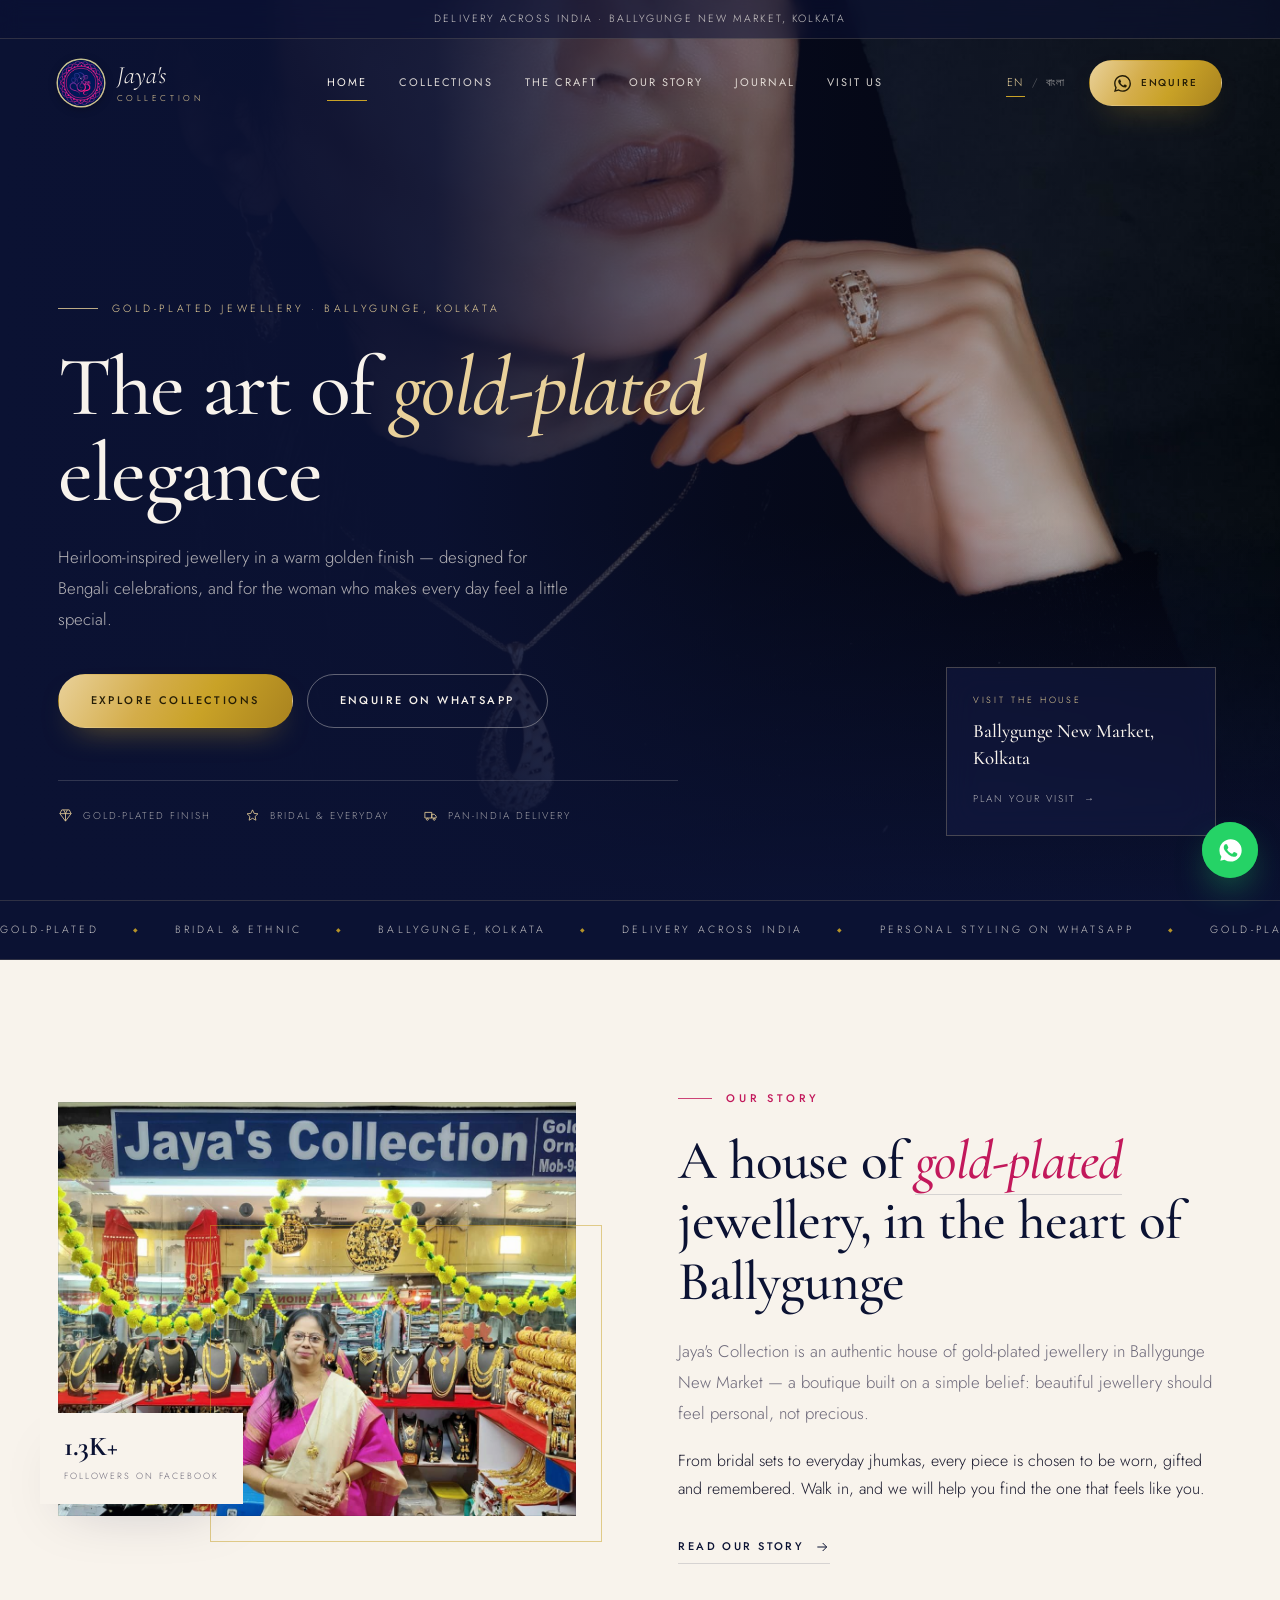
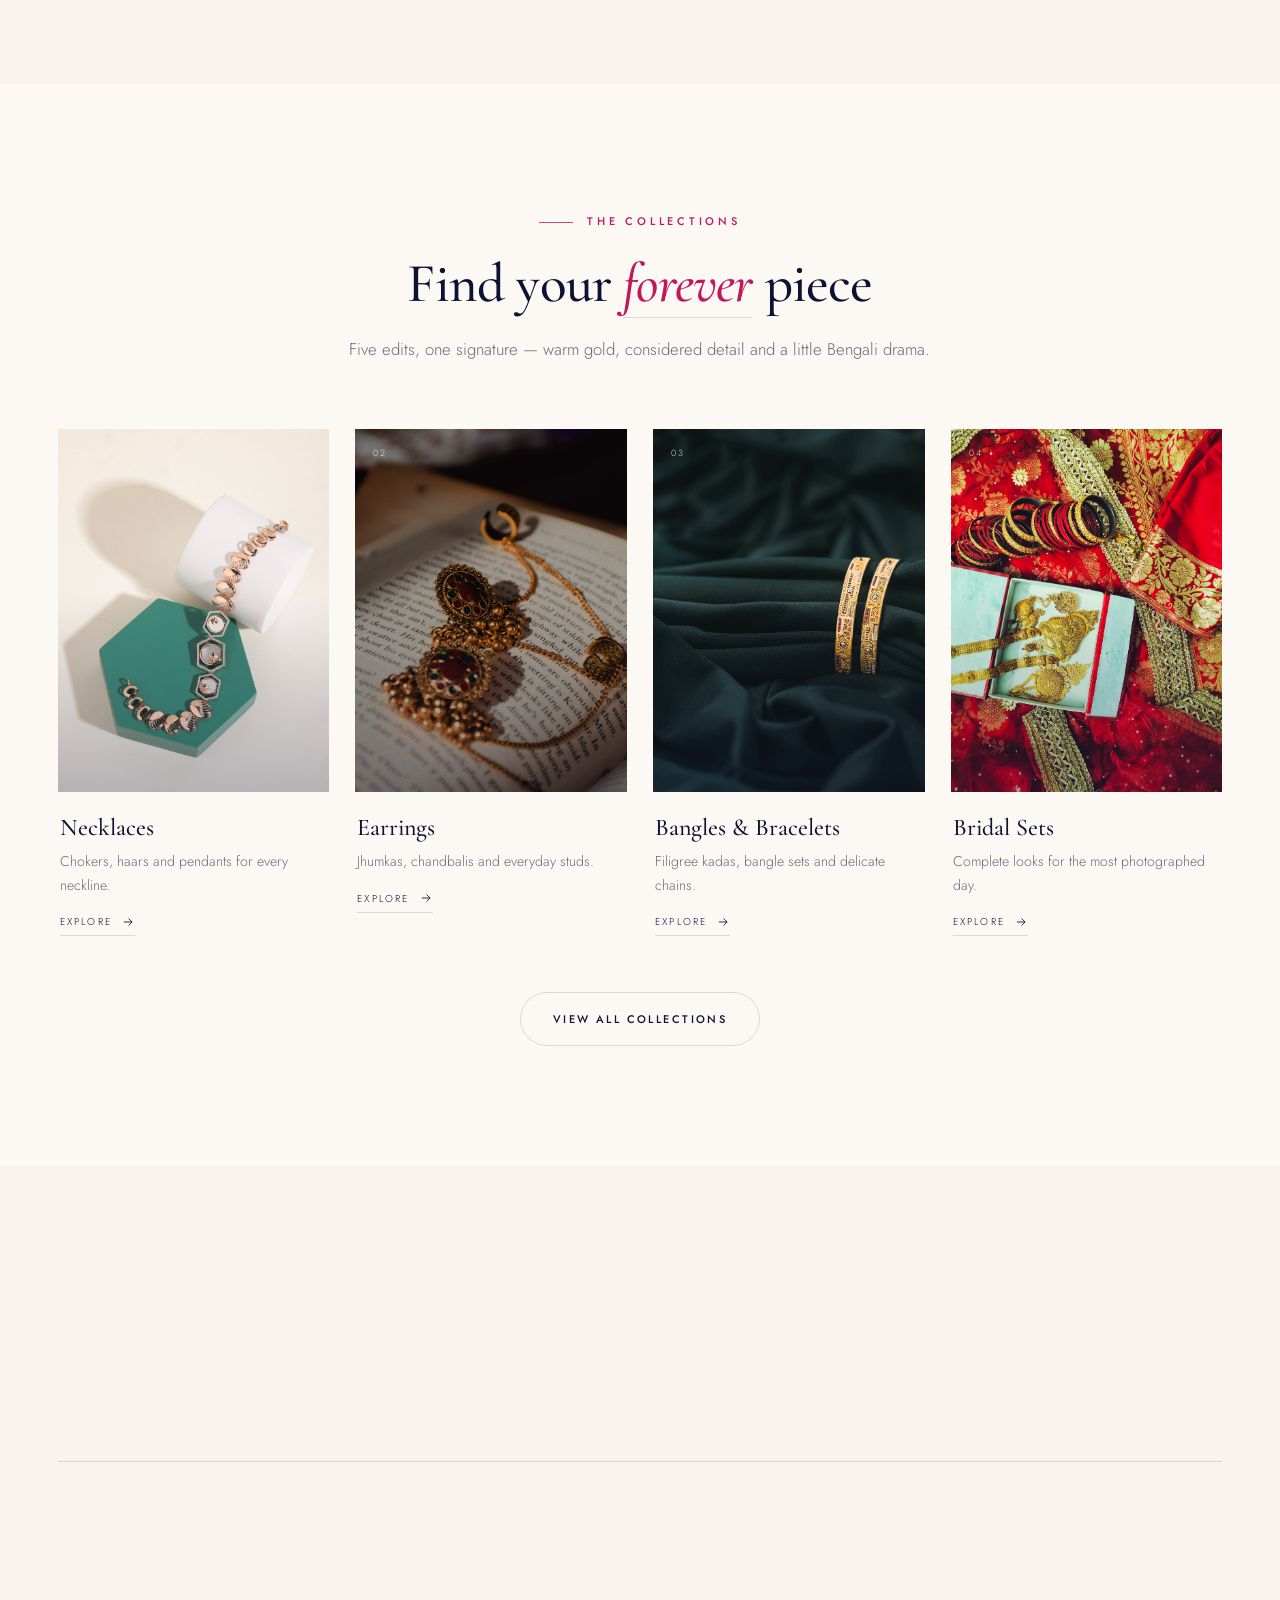
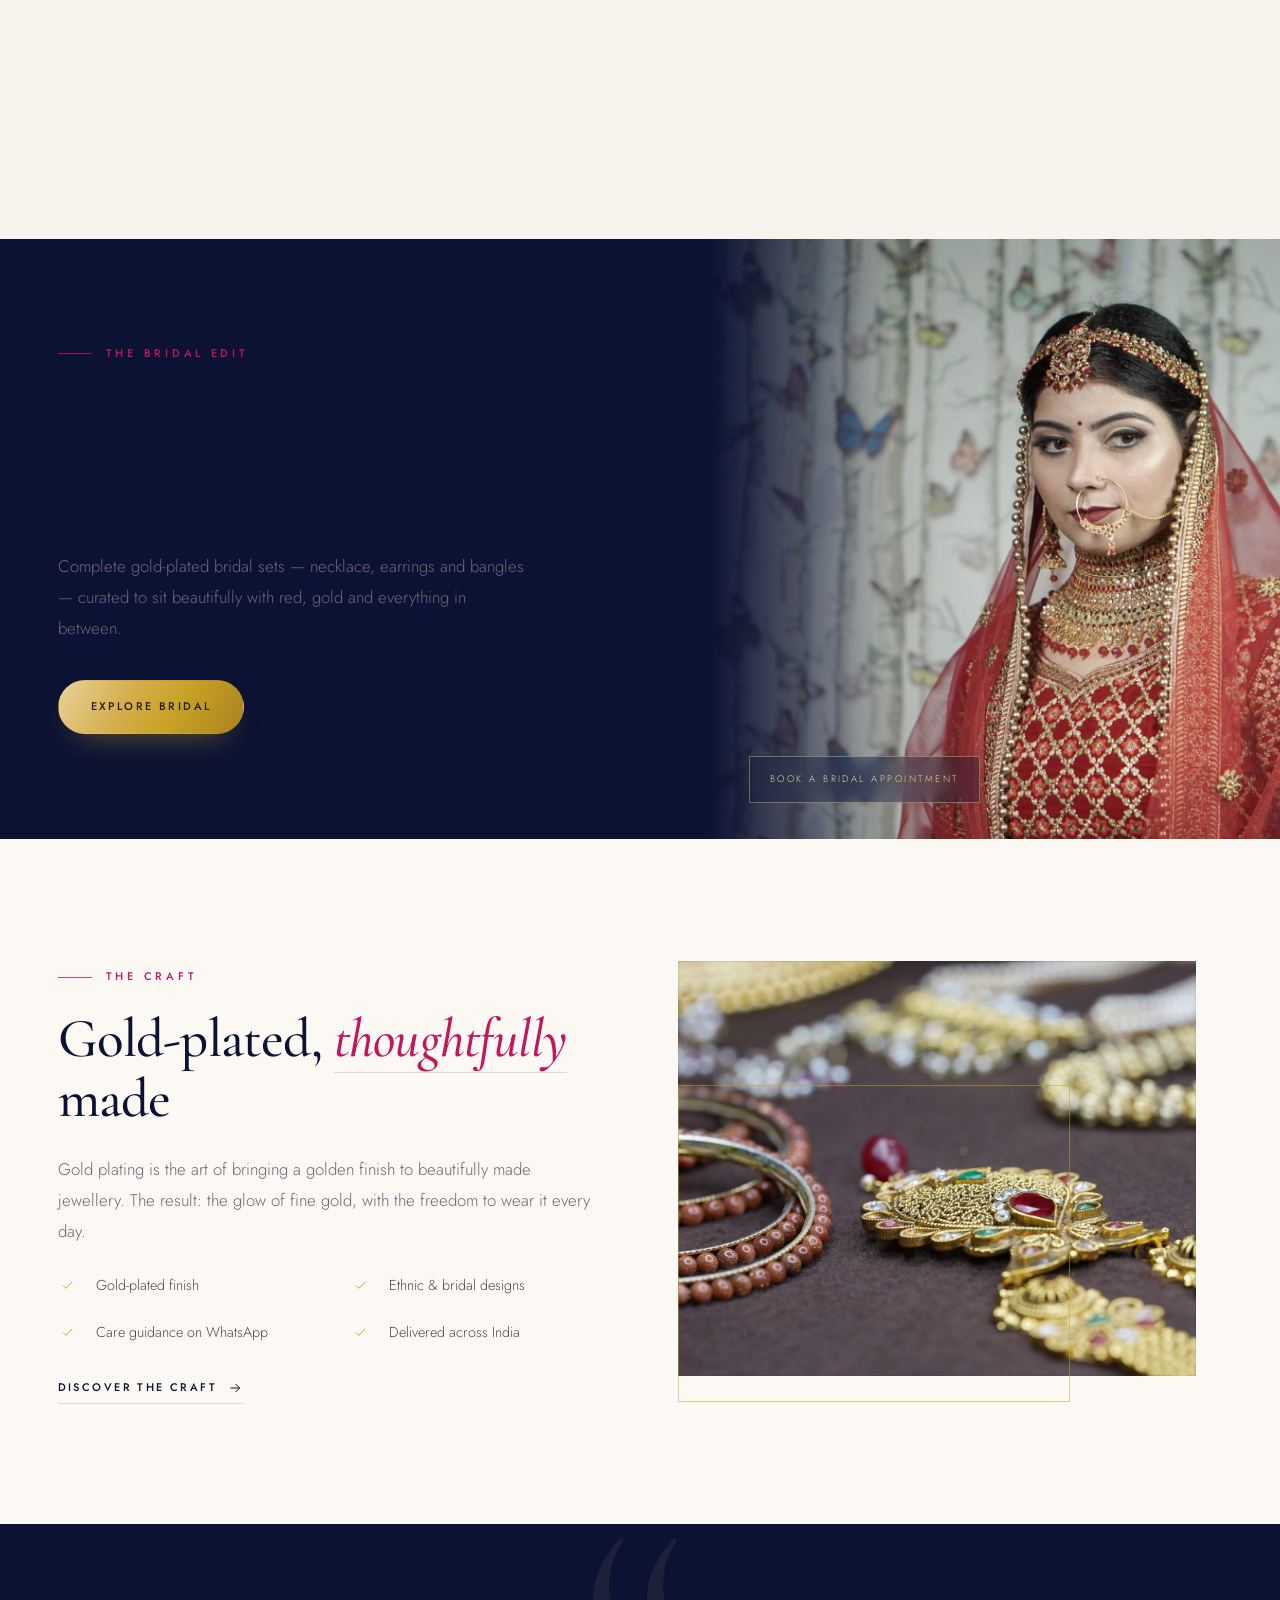
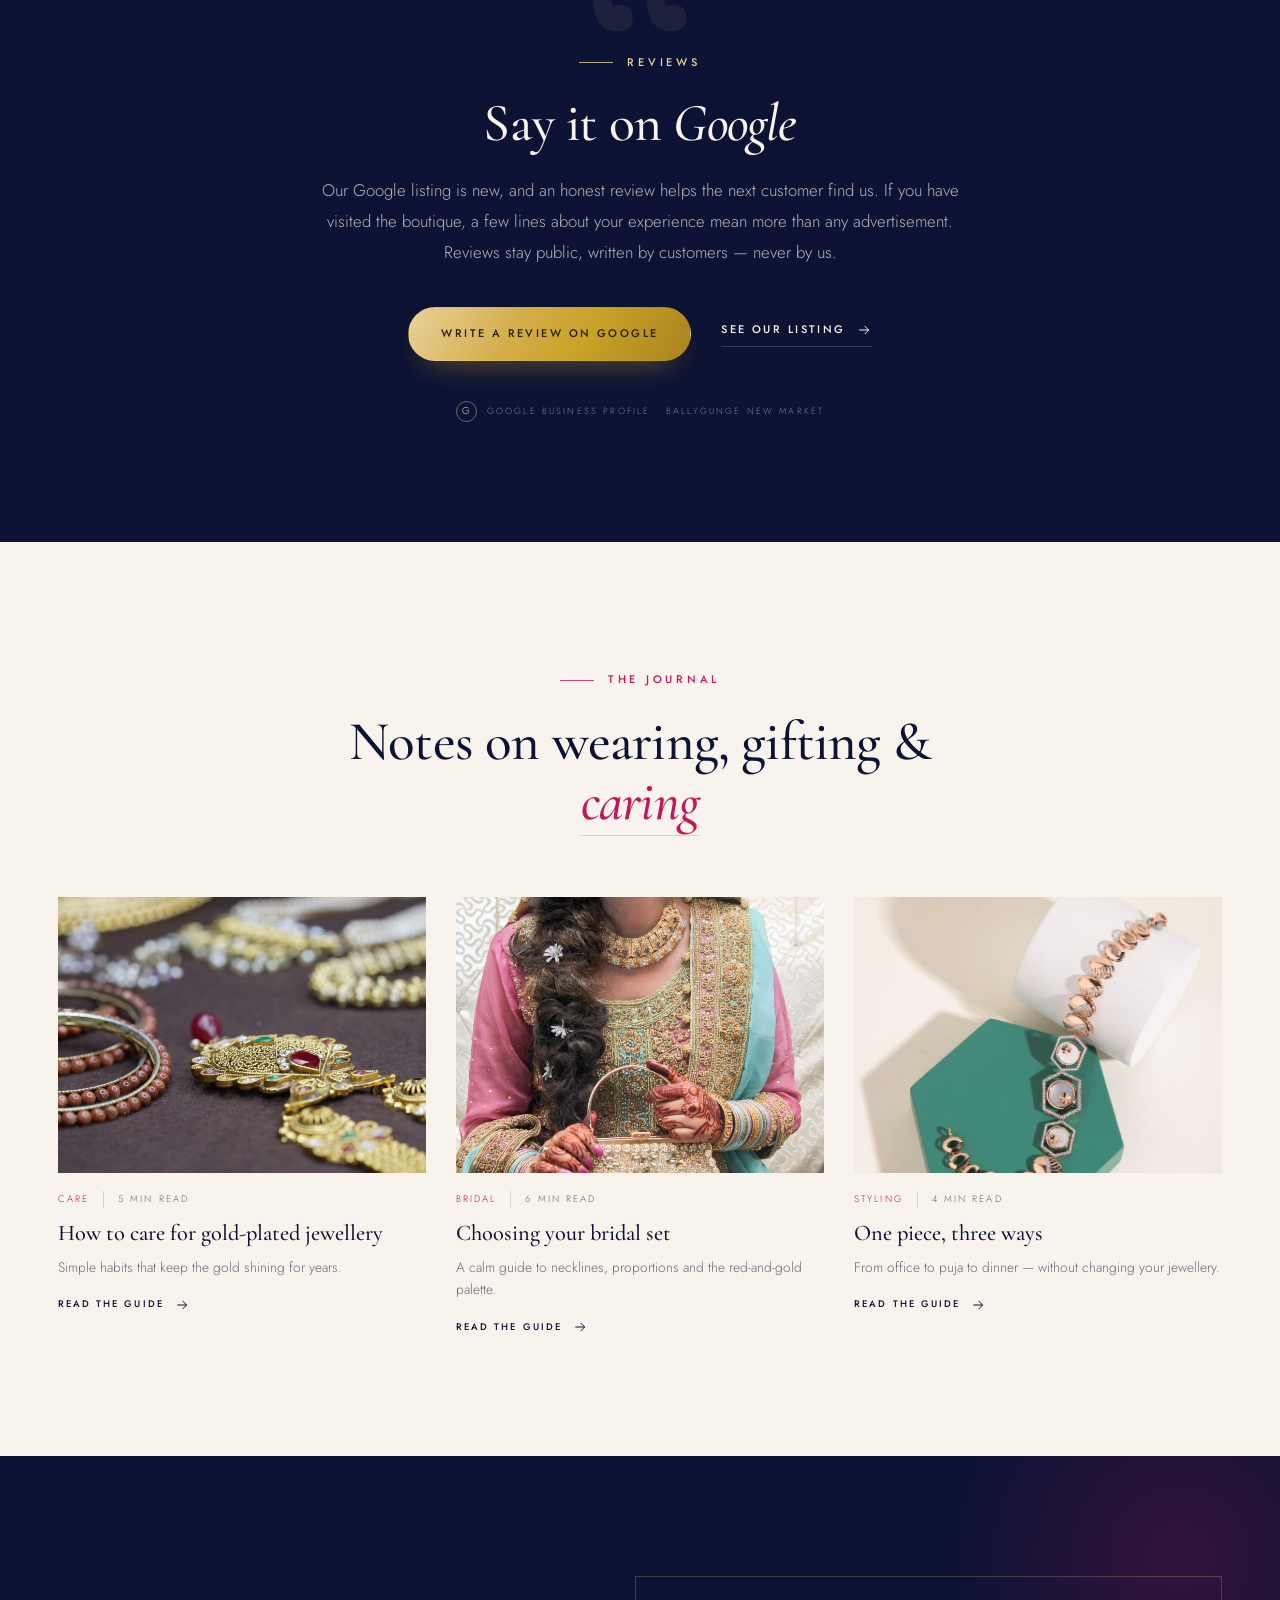
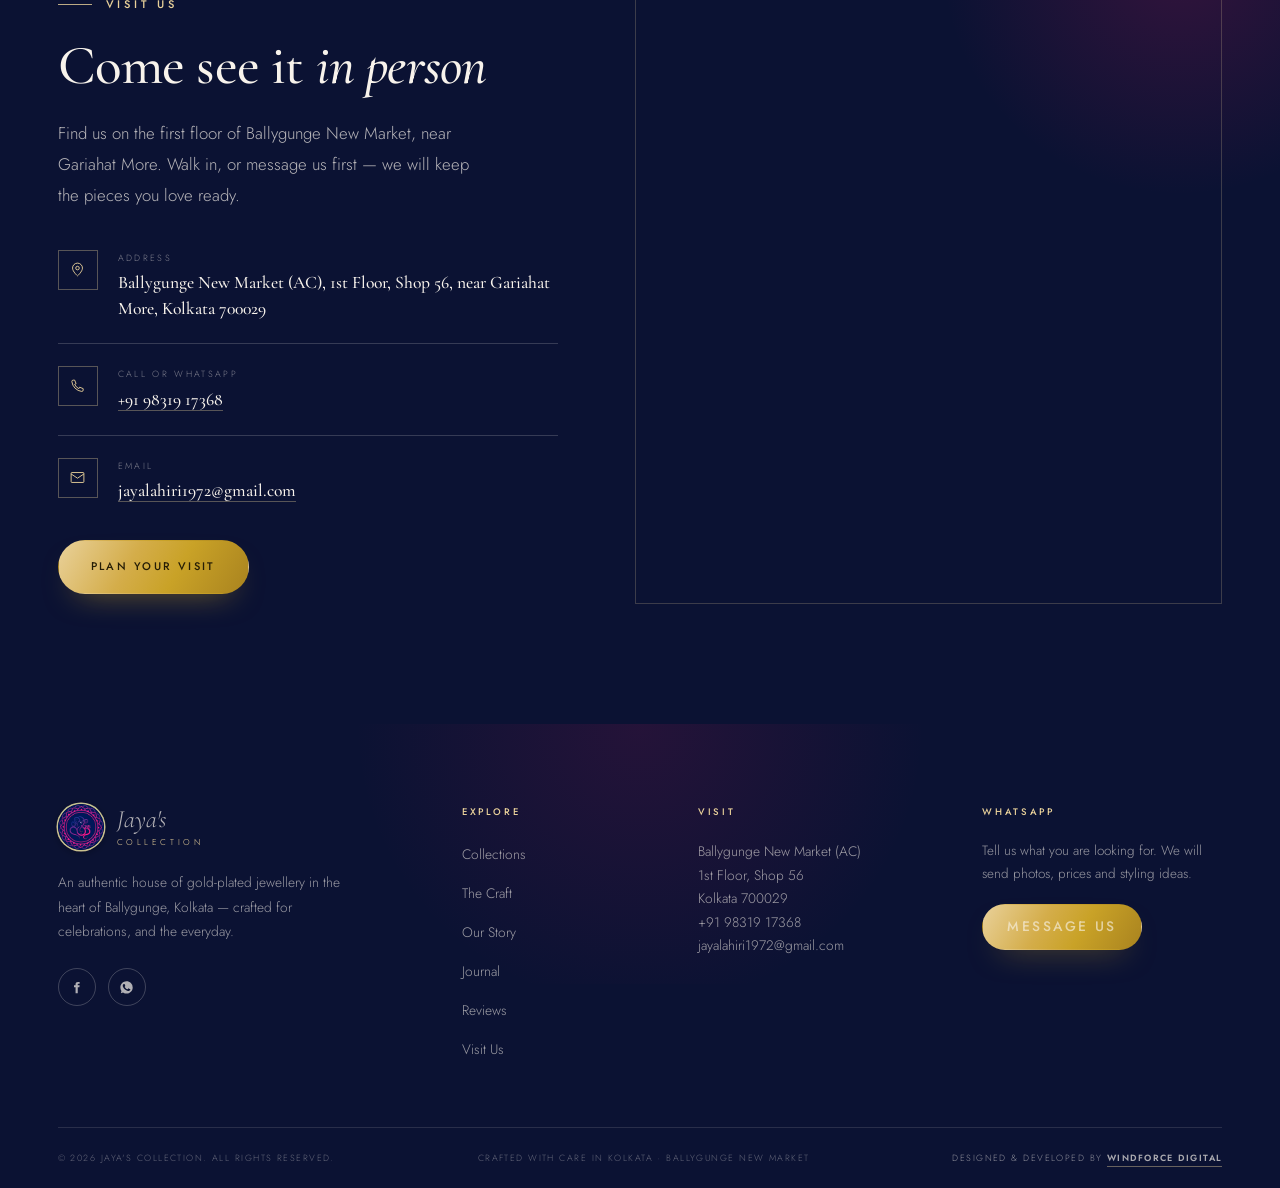
<file: index.html>
<!DOCTYPE html>
<html lang="en" data-lang="en">
<head>
<meta charset="UTF-8">
<meta name="viewport" content="width=device-width, initial-scale=1">
<title>Jaya's Collection — Gold-Plated Jewellery in Ballygunge, Kolkata</title>
<meta name="description" content="Jaya's Collection is an authentic house of gold-plated jewellery in Ballygunge New Market, Kolkata. Bridal sets, necklaces, earrings, bangles and rings — price on enquiry, delivery across India.">
<meta property="og:title" content="Jaya's Collection — Gold-Plated Jewellery, Kolkata">
<meta property="og:description" content="An authentic house of gold-plated jewellery in Ballygunge, Kolkata. Bridal sets, necklaces, earrings and everyday pieces.">
<meta property="og:type" content="website">
<meta property="og:image" content="https://jayascollection.shop/assets/img/hero.jpg">
<meta property="og:url" content="https://jayascollection.shop/">
<link rel="canonical" href="https://jayascollection.shop/">
<link rel="icon" type="image/png" sizes="32x32" href="assets/favicon-32.png">
<link rel="apple-touch-icon" sizes="180x180" href="assets/apple-touch-icon.png">
<link rel="preconnect" href="https://fonts.googleapis.com">
<link rel="preconnect" href="https://fonts.gstatic.com" crossorigin>
<link href="https://fonts.googleapis.com/css2?family=Cormorant+Garamond:ital,wght@0,400;0,500;0,600;1,400;1,500&family=Jost:wght@300;400;500;600&family=Noto+Sans+Bengali:wght@300;400;500&family=Noto+Serif+Bengali:wght@400;500;600&display=swap" rel="stylesheet">
<link rel="stylesheet" href="css/styles.css">
<script>document.documentElement.classList.add('js');</script>
<script type="application/ld+json">
{
  "@context": "https://schema.org",
  "@type": "JewelryStore",
  "@id": "https://jayascollection.shop/#organization",
  "name": "Jaya's Collection",
  "url": "https://jayascollection.shop/",
  "image": "https://jayascollection.shop/assets/img/boutique.jpg",
  "description": "An authentic house of gold-plated jewellery in Ballygunge New Market, Kolkata. Bridal sets, necklaces, earrings, bangles and rings.",
  "telephone": "+91 98319 17368",
  "email": "jayalahiri1972@gmail.com",
  "address": {
    "@type": "PostalAddress",
    "streetAddress": "Ballygunge New Market (AC), 1st Floor, Shop 56, near Gariahat More",
    "addressLocality": "Kolkata",
    "addressRegion": "West Bengal",
    "postalCode": "700029",
    "addressCountry": "IN"
  },
  "geo": {
    "@type": "GeoCoordinates",
    "latitude": 22.5212639,
    "longitude": 88.3648577
  },
  "sameAs": [
    "https://www.facebook.com/people/Jayas-Collection/61576726888077/",
    "https://wa.me/919831917368"
  ]
}
</script>
</head>
<body>
<a class="skip-link" href="#main">Skip to content</a>

<header class="site-header" id="siteHeader">
  <div class="announce">
    <div class="container announce__inner">
      <span class="en">Delivery across India · Ballygunge New Market, Kolkata</span>
      <span class="bn" lang="bn">সারা ভারতে ডেলিভারি · বালিগঞ্জ নিউ মার্কেট, কলকাতা</span>
    </div>
  </div>
  <div class="nav-bar">
    <div class="container nav-bar__inner">
      <a class="brand" href="index.html" aria-label="Jaya's Collection home">
        <img class="brand__mark" src="assets/logo.png" alt="" width="46" height="46">
        <span class="brand__word"><span class="brand__script">Jaya's</span><span class="brand__caps">Collection</span></span>
      </a>
      <nav class="nav" aria-label="Primary">
        <a href="index.html" class="is-active"><span class="en">Home</span><span class="bn" lang="bn">হোম</span></a>
        <a href="collections.html"><span class="en">Collections</span><span class="bn" lang="bn">সংগ্রহ</span></a>
        <a href="craft.html"><span class="en">The Craft</span><span class="bn" lang="bn">কারিগরি</span></a>
        <a href="story.html"><span class="en">Our Story</span><span class="bn" lang="bn">আমাদের কথা</span></a>
        <a href="journal.html"><span class="en">Journal</span><span class="bn" lang="bn">জার্নাল</span></a>
        <a href="contact.html"><span class="en">Visit Us</span><span class="bn" lang="bn">ঠিকানা</span></a>
      </nav>
      <div class="nav-actions">
        <div class="lang" role="group" aria-label="Language">
          <button type="button" data-lang-btn="en" class="is-active">EN</button>
          <span aria-hidden="true">/</span>
          <button type="button" data-lang-btn="bn" lang="bn">বাংলা</button>
        </div>
        <a class="btn btn--gold btn--sm nav-wa" href="https://wa.me/919831917368?text=Hello%20Jaya%27s%20Collection!%20I%27d%20like%20to%20know%20more%20about%20your%20gold-plated%20jewellery." target="_blank" rel="noopener">
          <svg viewBox="0 0 24 24" fill="currentColor" aria-hidden="true"><path d="M17.472 14.382c-.297-.149-1.758-.867-2.03-.967-.273-.099-.471-.148-.67.15-.197.297-.767.966-.94 1.164-.173.199-.347.223-.644.075-.297-.15-1.255-.463-2.39-1.475-.883-.788-1.48-1.761-1.653-2.059-.173-.297-.018-.458.13-.606.134-.133.298-.347.446-.52.149-.174.198-.298.298-.497.099-.198.05-.371-.025-.52-.075-.149-.669-1.612-.916-2.207-.242-.579-.487-.5-.669-.51-.173-.008-.371-.01-.57-.01-.198 0-.52.074-.792.372-.272.297-1.04 1.016-1.04 2.479 0 1.462 1.065 2.875 1.213 3.074.149.198 2.096 3.2 5.077 4.487.709.306 1.262.489 1.694.625.712.227 1.36.195 1.871.118.571-.085 1.758-.719 2.006-1.413.248-.694.248-1.289.173-1.413-.074-.124-.272-.198-.57-.347m-5.421 7.403h-.004a9.87 9.87 0 01-5.031-1.378l-.361-.214-3.741.982.998-3.648-.235-.374a9.86 9.86 0 01-1.51-5.26c.001-5.45 4.436-9.884 9.888-9.884 2.64 0 5.122 1.03 6.988 2.898a9.825 9.825 0 012.893 6.994c-.003 5.45-4.437 9.884-9.885 9.884m8.413-18.297A11.815 11.815 0 0012.05 0C5.495 0 .16 5.335.157 11.892c0 2.096.547 4.142 1.588 5.945L.057 24l6.305-1.654a11.882 11.882 0 005.683 1.448h.005c6.554 0 11.89-5.335 11.893-11.893a11.821 11.821 0 00-3.48-8.413z"/></svg>
          <span class="en">Enquire</span><span class="bn" lang="bn">জিজ্ঞাসা</span>
        </a>
        <button class="menu-btn" id="menuBtn" aria-label="Open menu" aria-expanded="false" aria-controls="mobileMenu"><span></span><span></span></button>
      </div>
    </div>
  </div>
</header>

<div class="mobile-menu" id="mobileMenu" aria-hidden="true">
  <div class="mobile-menu__head">
    <a class="brand" href="index.html">
      <img class="brand__mark" src="assets/logo.png" alt="" width="46" height="46">
      <span class="brand__word"><span class="brand__script">Jaya's</span><span class="brand__caps">Collection</span></span>
    </a>
    <button class="mobile-menu__close" id="menuClose" aria-label="Close menu">✕</button>
  </div>
  <nav class="mobile-menu__nav" aria-label="Mobile">
    <a href="index.html"><span class="num">01</span><span class="en">Home</span><span class="bn" lang="bn">হোম</span></a>
    <a href="collections.html"><span class="num">02</span><span class="en">Collections</span><span class="bn" lang="bn">সংগ্রহ</span></a>
    <a href="craft.html"><span class="num">03</span><span class="en">The Craft</span><span class="bn" lang="bn">কারিগরি</span></a>
    <a href="story.html"><span class="num">04</span><span class="en">Our Story</span><span class="bn" lang="bn">আমাদের কথা</span></a>
    <a href="journal.html"><span class="num">05</span><span class="en">Journal</span><span class="bn" lang="bn">জার্নাল</span></a>
    <a href="contact.html"><span class="num">06</span><span class="en">Visit Us</span><span class="bn" lang="bn">ঠিকানা</span></a>
  </nav>
  <div class="mobile-menu__foot">
    <div class="lang" role="group" aria-label="Language">
      <button type="button" data-lang-btn="en" class="is-active">EN</button>
      <span aria-hidden="true">/</span>
      <button type="button" data-lang-btn="bn" lang="bn">বাংলা</button>
    </div>
    <a class="btn btn--gold btn--sm" href="https://wa.me/919831917368?text=Hello%20Jaya%27s%20Collection!%20I%27d%20like%20to%20know%20more%20about%20your%20gold-plated%20jewellery." target="_blank" rel="noopener">WhatsApp</a>
    <span class="mobile-menu__addr">Ballygunge New Market, Kolkata</span>
  </div>
</div>

<main id="main">

  <!-- Hero ------------------------------------------------------------------ -->
  <section class="hero">
    <div class="hero__bg">
      <img src="assets/img/hero.jpg" alt="Woman wearing a gold-plated pendant, earrings and ring" fetchpriority="high" width="1600" height="1067">
    </div>
    <div class="container hero__inner">
      <div class="hero__copy">
        <p class="hero__eyebrow rise" style="--d:.08s">
          <span class="en">Gold-plated jewellery · Ballygunge, Kolkata</span>
          <span class="bn" lang="bn">গোল্ড-প্লেটেড গহনা · বালিগঞ্জ, কলকাতা</span>
        </p>
        <h1 class="hero__title rise" style="--d:.16s">
          <span class="en">The art of <em>gold&#8209;plated</em> elegance</span>
          <span class="bn" lang="bn">গোল্ড-প্লেটেড <em>সৌন্দর্যের</em> শিল্প</span>
        </h1>
        <p class="hero__text rise" style="--d:.26s">
          <span class="en">Heirloom-inspired jewellery in a warm golden finish — designed for Bengali celebrations, and for the woman who makes every day feel a little special.</span>
          <span class="bn" lang="bn">উত্তরাধিকারের অনুপ্রেরণায় গড়া উষ্ণ সোনালি গহনা — বাঙালির উৎসবের জন্য, আর সেই নারীর জন্য যিনি প্রতিদিনকেই একটু বিশেষ করে তোলেন।</span>
        </p>
        <div class="hero__cta rise" style="--d:.36s">
          <a class="btn btn--gold" href="collections.html"><span class="en">Explore collections</span><span class="bn" lang="bn">সংগ্রহ দেখুন</span></a>
          <a class="btn btn--light" href="https://wa.me/919831917368?text=Hello%20Jaya%27s%20Collection!%20I%27d%20like%20to%20know%20more%20about%20your%20gold-plated%20jewellery." target="_blank" rel="noopener"><span class="en">Enquire on WhatsApp</span><span class="bn" lang="bn">হোয়াটসঅ্যাপে জিজ্ঞাসা</span></a>
        </div>
        <div class="hero__meta rise" style="--d:.46s">
          <span><svg viewBox="0 0 24 24" fill="none" stroke="currentColor" stroke-width="1.3"><path d="M6 3h12l3 6-9 12L3 9z"/><path d="M3 9h18M9 3l3 6 3-6M12 9v12"/></svg><span class="en">Gold-plated finish</span><span class="bn" lang="bn">গোল্ড-প্লেটেড ফিনিশ</span></span>
          <span><svg viewBox="0 0 24 24" fill="none" stroke="currentColor" stroke-width="1.3"><path d="M12 3l2.6 5.6 6.1.7-4.5 4.2 1.2 6-5.4-3-5.4 3 1.2-6L3.3 9.3l6.1-.7z"/></svg><span class="en">Bridal & everyday</span><span class="bn" lang="bn">ব্রাইডাল ও রোজকার</span></span>
          <span><svg viewBox="0 0 24 24" fill="none" stroke="currentColor" stroke-width="1.3"><path d="M3 7h11v9H3zM14 10h4l3 3v3h-7z"/><circle cx="7" cy="18" r="1.6"/><circle cx="18" cy="18" r="1.6"/></svg><span class="en">Pan-India delivery</span><span class="bn" lang="bn">সারা ভারতে ডেলিভারি</span></span>
        </div>
      </div>
    </div>
    <div class="hero__card">
      <small><span class="en">Visit the house</span><span class="bn" lang="bn">আমাদের ঠিকানায় আসুন</span></small>
      <strong><span class="en">Ballygunge New Market, Kolkata</span><span class="bn" lang="bn">বালিগঞ্জ নিউ মার্কেট, কলকাতা</span></strong>
      <a href="contact.html"><span class="en">Plan your visit</span><span class="bn" lang="bn">আসার পরিকল্পনা করুন</span> <span aria-hidden="true">→</span></a>
    </div>
    <span class="hero__scroll" aria-hidden="true">Scroll</span>
  </section>

  <!-- Marquee --------------------------------------------------------------- -->
  <div class="marquee" aria-hidden="true">
    <div class="marquee__track">
      <div class="marquee__group">
        <span>Gold-plated</span><span>Bridal &amp; ethnic</span><span>Ballygunge, Kolkata</span><span>Delivery across India</span><span>Personal styling on WhatsApp</span>
      </div>
      <div class="marquee__group">
        <span>Gold-plated</span><span>Bridal &amp; ethnic</span><span>Ballygunge, Kolkata</span><span>Delivery across India</span><span>Personal styling on WhatsApp</span>
      </div>
    </div>
  </div>

  <!-- Story ----------------------------------------------------------------- -->
  <section class="section" id="story">
    <div class="container split">
      <div class="split__media reveal">
        <div class="frame frame--landscape"><img src="assets/img/boutique.jpg" alt="The Jaya's Collection boutique at Ballygunge New Market, with gold-plated necklaces on display" loading="lazy" width="1280" height="902"></div>
        <div class="split__badge"><strong>1.3K+</strong><span><span class="en">Followers on Facebook</span><span class="bn" lang="bn">ফেসবুকে ১.৩ হাজার+ অনুসারী</span></span></div>
      </div>
      <div class="split__body reveal" style="--d:.1s">
        <span class="eyebrow"><span class="en">Our story</span><span class="bn" lang="bn">আমাদের কথা</span></span>
        <h2 class="h2">
          <span class="en">A house of <em class="acc">gold-plated</em> jewellery, in the heart of Ballygunge</span>
          <span class="bn" lang="bn">বালিগঞ্জের প্রাণকেন্দ্রে <em class="acc">গোল্ড-প্লেটেড</em> গহনার এক ঠিকানা</span>
        </h2>
        <p class="lead">
          <span class="en">Jaya's Collection is an authentic house of gold-plated jewellery in Ballygunge New Market — a boutique built on a simple belief: beautiful jewellery should feel personal, not precious.</span>
          <span class="bn" lang="bn">জয়া'স কালেকশন বালিগঞ্জ নিউ মার্কেটে গোল্ড-প্লেটেড গহনার একটি বিশ্বস্ত ঠিকানা — একটি বুটিক, যার মূলে এক সরল বিশ্বাস: সুন্দর গহনা ব্যক্তিগত অনুভূত হওয়া উচিত, দূরের কিছু নয়।</span>
        </p>
        <p>
          <span class="en">From bridal sets to everyday jhumkas, every piece is chosen to be worn, gifted and remembered. Walk in, and we will help you find the one that feels like you.</span>
          <span class="bn" lang="bn">ব্রাইডাল সেট থেকে রোজকার ঝুমকা — প্রতিটি গহনা পরার, উপহার দেওয়ার আর মনে রাখার জন্য বাছাই করা। একবার আসুন, আর আমরা সেই গহনাটি খুঁজে দেব যা আপনার মতোই।</span>
        </p>
        <a class="link-arrow" href="story.html"><span class="en">Read our story</span><span class="bn" lang="bn">আমাদের গল্প পড়ুন</span><svg viewBox="0 0 24 24" fill="none" stroke="currentColor" stroke-width="1.5" aria-hidden="true"><path d="M5 12h14M13 6l6 6-6 6"/></svg></a>
      </div>
    </div>
  </section>

  <!-- Collections ----------------------------------------------------------- -->
  <section class="section section--cream" id="collections">
    <div class="container">
      <div class="section-head section-head--center reveal">
        <span class="eyebrow eyebrow--center"><span class="en">The collections</span><span class="bn" lang="bn">সংগ্রহ</span></span>
        <h2 class="h2">
          <span class="en">Find your <em class="acc">forever</em> piece</span>
          <span class="bn" lang="bn">খুঁজে নিন আপনার <em class="acc">প্রিয়</em> গহনা</span>
        </h2>
        <p class="lead">
          <span class="en">Five edits, one signature — warm gold, considered detail and a little Bengali drama.</span>
          <span class="bn" lang="bn">পাঁচটি সংগ্রহ, একটাই সিগনেচার — উষ্ণ সোনালি, সূক্ষ্ম নকশা আর একটু বাঙালি নাটকীয়তা।</span>
        </p>
      </div>
      <div class="cat-grid">
        <a class="cat-card reveal" href="collections.html#necklaces">
          <div class="cat-card__media"><img src="assets/img/necklaces.jpg" alt="Gold-plated necklaces" loading="lazy" width="800" height="1067"><span class="cat-card__num">01</span></div>
          <div class="cat-card__body">
            <h3><span class="en">Necklaces</span><span class="bn" lang="bn">নেকলেস</span></h3>
            <p><span class="en">Chokers, haars and pendants for every neckline.</span><span class="bn" lang="bn">প্রতিটি নেকলাইনের জন্য চোকার, হার ও পেন্ডেন্ট।</span></p>
            <span class="cat-card__link"><span class="en">Explore</span><span class="bn" lang="bn">দেখুন</span><svg viewBox="0 0 24 24" fill="none" stroke="currentColor" stroke-width="1.5" aria-hidden="true"><path d="M5 12h14M13 6l6 6-6 6"/></svg></span>
          </div>
        </a>
        <a class="cat-card reveal" href="collections.html#earrings" style="--d:.08s">
          <div class="cat-card__media"><img src="assets/img/earrings.jpg" alt="Gold-plated earrings" loading="lazy" width="800" height="1067"><span class="cat-card__num">02</span></div>
          <div class="cat-card__body">
            <h3><span class="en">Earrings</span><span class="bn" lang="bn">কানের দুল</span></h3>
            <p><span class="en">Jhumkas, chandbalis and everyday studs.</span><span class="bn" lang="bn">ঝুমকা, চাঁদবালি আর রোজকার স্টাড।</span></p>
            <span class="cat-card__link"><span class="en">Explore</span><span class="bn" lang="bn">দেখুন</span><svg viewBox="0 0 24 24" fill="none" stroke="currentColor" stroke-width="1.5" aria-hidden="true"><path d="M5 12h14M13 6l6 6-6 6"/></svg></span>
          </div>
        </a>
        <a class="cat-card reveal" href="collections.html#bangles" style="--d:.16s">
          <div class="cat-card__media"><img src="assets/img/bangles.jpg" alt="Gold-plated bangles" loading="lazy" width="800" height="1067"><span class="cat-card__num">03</span></div>
          <div class="cat-card__body">
            <h3><span class="en">Bangles &amp; Bracelets</span><span class="bn" lang="bn">চুড়ি ও ব্রেসলেট</span></h3>
            <p><span class="en">Filigree kadas, bangle sets and delicate chains.</span><span class="bn" lang="bn">ফিলিগ্রি কাঁদা, চুড়ির সেট আর সূক্ষ্ম চেন।</span></p>
            <span class="cat-card__link"><span class="en">Explore</span><span class="bn" lang="bn">দেখুন</span><svg viewBox="0 0 24 24" fill="none" stroke="currentColor" stroke-width="1.5" aria-hidden="true"><path d="M5 12h14M13 6l6 6-6 6"/></svg></span>
          </div>
        </a>
        <a class="cat-card reveal" href="collections.html#bridal" style="--d:.24s">
          <div class="cat-card__media"><img src="assets/img/bridal-set.jpg" alt="Gold-plated bridal jewellery set" loading="lazy" width="800" height="1067"><span class="cat-card__num">04</span></div>
          <div class="cat-card__body">
            <h3><span class="en">Bridal Sets</span><span class="bn" lang="bn">ব্রাইডাল সেট</span></h3>
            <p><span class="en">Complete looks for the most photographed day.</span><span class="bn" lang="bn">জীবনের সবচেয়ে বিশেষ দিনের সম্পূর্ণ সাজ।</span></p>
            <span class="cat-card__link"><span class="en">Explore</span><span class="bn" lang="bn">দেখুন</span><svg viewBox="0 0 24 24" fill="none" stroke="currentColor" stroke-width="1.5" aria-hidden="true"><path d="M5 12h14M13 6l6 6-6 6"/></svg></span>
          </div>
        </a>
      </div>
      <div class="center" style="margin-top:56px">
        <a class="btn btn--ghost" href="collections.html"><span class="en">View all collections</span><span class="bn" lang="bn">সব সংগ্রহ দেখুন</span></a>
      </div>
    </div>
  </section>

  <!-- Promise --------------------------------------------------------------- -->
  <section class="section">
    <div class="container">
      <div class="section-head reveal">
        <span class="eyebrow"><span class="en">The Jaya's promise</span><span class="bn" lang="bn">জয়ার প্রতিশ্রুতি</span></span>
        <h2 class="h2">
          <span class="en">Why women <em class="acc">come back</em></span>
          <span class="bn" lang="bn">কেন নারীরা <em class="acc">আবার ফিরে আসেন</em></span>
        </h2>
      </div>
      <div class="promise-grid">
        <div class="promise reveal">
          <span class="promise__num">01</span>
          <svg class="promise__icon" viewBox="0 0 24 24" fill="none" stroke="currentColor" stroke-width="1.2" aria-hidden="true"><path d="M6 3h12l3 6-9 12L3 9z"/><path d="M3 9h18M9 3l3 6 3-6M12 9v12"/></svg>
          <h3><span class="en">A warm gold finish</span><span class="bn" lang="bn">উষ্ণ সোনালি ফিনিশ</span></h3>
          <p><span class="en">Gold-plated jewellery with the look and feel of fine gold — made to be worn, not saved for later.</span><span class="bn" lang="bn">মহাগনার মতো দেখতে গোল্ড-প্লেটেড গহনা — পরে পরার জন্য, তোলা রাখার জন্য নয়।</span></p>
        </div>
        <div class="promise reveal" style="--d:.08s">
          <span class="promise__num">02</span>
          <svg class="promise__icon" viewBox="0 0 24 24" fill="none" stroke="currentColor" stroke-width="1.2" aria-hidden="true"><path d="M12 21s7-6.1 7-11a7 7 0 10-14 0c0 4.9 7 11 7 11z"/><circle cx="12" cy="10" r="2.5"/></svg>
          <h3><span class="en">Curated in Ballygunge</span><span class="bn" lang="bn">বালিগঞ্জে নির্বাচিত</span></h3>
          <p><span class="en">Handpicked designs, tried and styled at our boutique in Ballygunge New Market.</span><span class="bn" lang="bn">বালিগঞ্জ নিউ মার্কেটের বুটিকে বাছাই, পরখ ও স্টাইল করা ডিজাইন।</span></p>
        </div>
        <div class="promise reveal" style="--d:.16s">
          <span class="promise__num">03</span>
          <svg class="promise__icon" viewBox="0 0 24 24" fill="none" stroke="currentColor" stroke-width="1.2" aria-hidden="true"><path d="M21 12a8 8 0 01-8 8H4l2-4a8 8 0 1115-4z"/><path d="M8.5 11.5c1 1.6 2.4 2.6 4 3"/></svg>
          <h3><span class="en">A real conversation</span><span class="bn" lang="bn">সরাসরি কথা</span></h3>
          <p><span class="en">Photos, styling advice and prices on WhatsApp — a personal yes or no, not a shopping cart.</span><span class="bn" lang="bn">হোয়াটসঅ্যাপে ছবি, স্টাইলিং পরামর্শ আর দাম — ব্যক্তিগত উত্তর, কোনো শপিং কার্ট নয়।</span></p>
        </div>
        <div class="promise reveal" style="--d:.24s">
          <span class="promise__num">04</span>
          <svg class="promise__icon" viewBox="0 0 24 24" fill="none" stroke="currentColor" stroke-width="1.2" aria-hidden="true"><path d="M3 7h11v9H3zM14 10h4l3 3v3h-7z"/><circle cx="7" cy="18" r="1.6"/><circle cx="18" cy="18" r="1.6"/></svg>
          <h3><span class="en">Delivered across India</span><span class="bn" lang="bn">সারা ভারতে ডেলিভারি</span></h3>
          <p><span class="en">Wherever you are, your piece is packed with care and sent to your door.</span><span class="bn" lang="bn">আপনি যেখানেই থাকুন, যত্নে প্যাক করে আপনার দরজায় পৌঁছে দেওয়া হবে।</span></p>
        </div>
      </div>
    </div>
  </section>

  <!-- Bridal banner --------------------------------------------------------- -->
  <section class="banner">
    <div class="banner__grid">
      <div class="banner__body reveal">
        <span class="eyebrow"><span class="en">The bridal edit</span><span class="bn" lang="bn">ব্রাইডাল সংগ্রহ</span></span>
        <h2 class="display">
          <span class="en">For the day every detail is <em>remembered</em></span>
          <span class="bn" lang="bn">যে দিনের প্রতিটি বিবরণ <em>মনে থাকে</em></span>
        </h2>
        <p class="lead">
          <span class="en">Complete gold-plated bridal sets — necklace, earrings and bangles — curated to sit beautifully with red, gold and everything in between.</span>
          <span class="bn" lang="bn">সম্পূর্ণ গোল্ড-প্লেটেড ব্রাইডাল সেট — নেকলেস, কানের দুল ও চুড়ি — লাল, সোনালি আর সব রঙের সঙ্গে সুন্দরভাবে মানানোর জন্য নির্বাচিত।</span>
        </p>
        <a class="btn btn--gold" href="collections.html#bridal"><span class="en">Explore bridal</span><span class="bn" lang="bn">ব্রাইডাল দেখুন</span></a>
      </div>
      <div class="banner__media reveal-scale">
        <img src="assets/img/bridal.jpg" alt="Bride wearing traditional gold jewellery" loading="lazy" width="1600" height="1067">
        <span class="banner__tag"><span class="en">Book a bridal appointment</span><span class="bn" lang="bn">ব্রাইডাল অ্যাপয়েন্টমেন্ট নিন</span></span>
      </div>
    </div>
  </section>

  <!-- Craft ----------------------------------------------------------------- -->
  <section class="section section--cream">
    <div class="container split split--reverse">
      <div class="split__media split__media--reverse reveal">
        <div class="frame frame--landscape"><img src="assets/img/craft.jpg" alt="Close-up of ornate gold-plated jewellery" loading="lazy" width="1600" height="1067"></div>
      </div>
      <div class="split__body reveal" style="--d:.1s">
        <span class="eyebrow"><span class="en">The craft</span><span class="bn" lang="bn">কারিগরি</span></span>
        <h2 class="h2">
          <span class="en">Gold-plated, <em class="acc">thoughtfully</em> made</span>
          <span class="bn" lang="bn">গোল্ড-প্লেটেড, <em class="acc">যত্নে</em> তৈরি</span>
        </h2>
        <p class="lead">
          <span class="en">Gold plating is the art of bringing a golden finish to beautifully made jewellery. The result: the glow of fine gold, with the freedom to wear it every day.</span>
          <span class="bn" lang="bn">গোল্ড প্লেটিং হলো সুন্দরভাবে তৈরি গহনায় সোনালি ফিনিশ আনার শিল্প। ফলাফল: মহাগনার দ্যুতি, আর প্রতিদিন পরার স্বাধীনতা।</span>
        </p>
        <ul class="care-list" style="margin-top:26px">
          <li class="care-item"><svg viewBox="0 0 24 24" fill="none" stroke="currentColor" stroke-width="1.4"><path d="M20 7l-9 9-4-4"/></svg><span><span class="en">Gold-plated finish</span><span class="bn" lang="bn">গোল্ড-প্লেটেড ফিনিশ</span></span></li>
          <li class="care-item"><svg viewBox="0 0 24 24" fill="none" stroke="currentColor" stroke-width="1.4"><path d="M20 7l-9 9-4-4"/></svg><span><span class="en">Ethnic &amp; bridal designs</span><span class="bn" lang="bn">এথনিক ও ব্রাইডাল ডিজাইন</span></span></li>
          <li class="care-item"><svg viewBox="0 0 24 24" fill="none" stroke="currentColor" stroke-width="1.4"><path d="M20 7l-9 9-4-4"/></svg><span><span class="en">Care guidance on WhatsApp</span><span class="bn" lang="bn">হোয়াটসঅ্যাপে যত্নের পরামর্শ</span></span></li>
          <li class="care-item"><svg viewBox="0 0 24 24" fill="none" stroke="currentColor" stroke-width="1.4"><path d="M20 7l-9 9-4-4"/></svg><span><span class="en">Delivered across India</span><span class="bn" lang="bn">সারা ভারতে ডেলিভারি</span></span></li>
        </ul>
        <a class="link-arrow" href="craft.html"><span class="en">Discover the craft</span><span class="bn" lang="bn">কারিগরি জানুন</span><svg viewBox="0 0 24 24" fill="none" stroke="currentColor" stroke-width="1.5" aria-hidden="true"><path d="M5 12h14M13 6l6 6-6 6"/></svg></a>
      </div>
    </div>
  </section>

  <!-- Reviews --------------------------------------------------------------- -->
  <section class="section section--navy reviews" id="reviews">
    <div class="container reviews__inner">
      <span class="eyebrow eyebrow--center"><span class="en">Reviews</span><span class="bn" lang="bn">রিভিউ</span></span>
      <h2 class="h2">
        <span class="en">Say it on <em>Google</em></span>
        <span class="bn" lang="bn">আপনার কথা <em>গুগলে</em> লিখুন</span>
      </h2>
      <p class="lead">
        <span class="en">Our Google listing is new, and an honest review helps the next customer find us. If you have visited the boutique, a few lines about your experience mean more than any advertisement. Reviews stay public, written by customers — never by us.</span>
        <span class="bn" lang="bn">আমাদের গুগল লিস্টিং নতুন, আর একটি সৎ রিভিউ পরের ক্রেতাকে আমাদের খুঁজে পেতে সাহায্য করে। আপনি যদি বুটিকটি দেখে থাকেন, আপনার অভিজ্ঞতার কয়েকটি কথা যেকোনো বিজ্ঞাপনের চেয়ে বেশি মূল্যবান। রিভিউ প্রকাশ্য থাকে, লিখেছেন ক্রেতারাই — আমরা নই।</span>
      </p>
      <div class="reviews__actions">
        <a class="btn btn--gold" href="https://www.google.com/maps/place/Jaya%27s+Collection/@22.5212639,88.3648577,17z/data=!4m6!3m5!1s0x3a02777497674ea1:0xa027e36d886186dc!8m2!3d22.5212639!4d88.3648577!16s%2Fg%2F11mzmw6kbf" target="_blank" rel="noopener">
          <span class="en">Write a review on Google</span><span class="bn" lang="bn">গুগলে রিভিউ লিখুন</span>
        </a>
        <a class="link-arrow" href="https://www.google.com/maps/place/Jaya%27s+Collection/@22.5212639,88.3648577,17z/data=!4m6!3m5!1s0x3a02777497674ea1:0xa027e36d886186dc!8m2!3d22.5212639!4d88.3648577!16s%2Fg%2F11mzmw6kbf" target="_blank" rel="noopener">
          <span class="en">See our listing</span><span class="bn" lang="bn">আমাদের লিস্টিং দেখুন</span>
          <svg viewBox="0 0 24 24" fill="none" stroke="currentColor" stroke-width="1.5" aria-hidden="true"><path d="M5 12h14M13 6l6 6-6 6"/></svg>
        </a>
      </div>
      <p class="reviews__meta"><span class="reviews__g" aria-hidden="true">G</span><span class="en">Google Business Profile<span class="reviews__meta-place"> · Ballygunge New Market</span></span><span class="bn" lang="bn">গুগল বিজনেস প্রোফাইল<span class="reviews__meta-place"> · বালিগঞ্জ নিউ মার্কেট</span></span></p>
    </div>
  </section>

  <!-- Journal --------------------------------------------------------------- -->
  <section class="section">
    <div class="container">
      <div class="section-head section-head--center reveal">
        <span class="eyebrow eyebrow--center"><span class="en">The journal</span><span class="bn" lang="bn">জার্নাল</span></span>
        <h2 class="h2">
          <span class="en">Notes on wearing, gifting &amp; <em class="acc">caring</em></span>
          <span class="bn" lang="bn">পরা, উপহার আর <em class="acc">যত্নের</em> কথা</span>
        </h2>
      </div>
      <div class="journal-grid">
        <a class="journal-card reveal" href="journal.html#care">
          <div class="journal-card__media"><img src="assets/img/craft.jpg" alt="Gold-plated jewellery close-up" loading="lazy" width="800" height="600"></div>
          <div class="journal-card__meta"><span>Care</span><span>5 min read</span></div>
          <h3><span class="en">How to care for gold-plated jewellery</span><span class="bn" lang="bn">গোল্ড-প্লেটেড গহনার যত্ন কীভাবে নেবেন</span></h3>
          <p><span class="en">Simple habits that keep the gold shining for years.</span><span class="bn" lang="bn">সহজ অভ্যাস, যা বছরের পর বছর সোনালি দ্যুতি ধরে রাখে।</span></p>
          <span class="link-arrow"><span class="en">Read the guide</span><span class="bn" lang="bn">নির্দেশিকা পড়ুন</span><svg viewBox="0 0 24 24" fill="none" stroke="currentColor" stroke-width="1.5" aria-hidden="true"><path d="M5 12h14M13 6l6 6-6 6"/></svg></span>
        </a>
        <a class="journal-card reveal" href="journal.html#bridal" style="--d:.08s">
          <div class="journal-card__media"><img src="assets/img/bride-hands.jpg" alt="Bridal henna and gold jewellery" loading="lazy" width="800" height="600"></div>
          <div class="journal-card__meta"><span>Bridal</span><span>6 min read</span></div>
          <h3><span class="en">Choosing your bridal set</span><span class="bn" lang="bn">ব্রাইডাল সেট বাছাইয়ের কথা</span></h3>
          <p><span class="en">A calm guide to necklines, proportions and the red-and-gold palette.</span><span class="bn" lang="bn">নেকলাইন, অনুপাত আর লাল-সোনালি রঙ নিয়ে শান্ত একটি নির্দেশিকা।</span></p>
          <span class="link-arrow"><span class="en">Read the guide</span><span class="bn" lang="bn">নির্দেশিকা পড়ুন</span><svg viewBox="0 0 24 24" fill="none" stroke="currentColor" stroke-width="1.5" aria-hidden="true"><path d="M5 12h14M13 6l6 6-6 6"/></svg></span>
        </a>
        <a class="journal-card reveal" href="journal.html#styling" style="--d:.16s">
          <div class="journal-card__media"><img src="assets/img/necklaces.jpg" alt="Gold-plated necklace set" loading="lazy" width="800" height="600"></div>
          <div class="journal-card__meta"><span>Styling</span><span>4 min read</span></div>
          <h3><span class="en">One piece, three ways</span><span class="bn" lang="bn">একটি গহনা, তিনটি সাজ</span></h3>
          <p><span class="en">From office to puja to dinner — without changing your jewellery.</span><span class="bn" lang="bn">অফিস থেকে পুজো, পুজো থেকে ডিনার — গহনা না বদলেই।</span></p>
          <span class="link-arrow"><span class="en">Read the guide</span><span class="bn" lang="bn">নির্দেশিকা পড়ুন</span><svg viewBox="0 0 24 24" fill="none" stroke="currentColor" stroke-width="1.5" aria-hidden="true"><path d="M5 12h14M13 6l6 6-6 6"/></svg></span>
        </a>
      </div>
    </div>
  </section>

  <!-- Visit ----------------------------------------------------------------- -->
  <section class="section section--navy visit">
    <div class="container visit__grid">
      <div class="visit__body reveal">
        <span class="eyebrow"><span class="en">Visit us</span><span class="bn" lang="bn">আমাদের ঠিকানা</span></span>
        <h2 class="h2">
          <span class="en">Come see it <em>in person</em></span>
          <span class="bn" lang="bn">সরাসরি <em>এসে দেখুন</em></span>
        </h2>
        <p class="lead">
          <span class="en">Find us on the first floor of Ballygunge New Market, near Gariahat More. Walk in, or message us first — we will keep the pieces you love ready.</span>
          <span class="bn" lang="bn">গড়িয়াহাট মোড়ের কাছে বালিগঞ্জ নিউ মার্কেটের প্রথম তলায় আমাদের খুঁজে পাবেন। সরাসরি আসুন, বা আগে মেসেজ করুন — আপনার পছন্দের গহনা আমরা তৈরি রাখব।</span>
        </p>
        <div class="info-list">
          <div class="info-item">
            <span class="info-item__icon"><svg viewBox="0 0 24 24" fill="none" stroke="currentColor" stroke-width="1.3"><path d="M12 21s7-6.1 7-11a7 7 0 10-14 0c0 4.9 7 11 7 11z"/><circle cx="12" cy="10" r="2.5"/></svg></span>
            <div><small>Address</small><strong>Ballygunge New Market (AC), 1st Floor, Shop 56, near Gariahat More, Kolkata 700029</strong></div>
          </div>
          <div class="info-item">
            <span class="info-item__icon"><svg viewBox="0 0 24 24" fill="none" stroke="currentColor" stroke-width="1.3"><path d="M4 5a2 2 0 012-2h2l2 5-2 1a12 12 0 006 6l1-2 5 2v2a2 2 0 01-2 2A16 16 0 014 5z"/></svg></span>
            <div><small>Call or WhatsApp</small><strong><a href="tel:+919831917368">+91 98319 17368</a></strong></div>
          </div>
          <div class="info-item">
            <span class="info-item__icon"><svg viewBox="0 0 24 24" fill="none" stroke="currentColor" stroke-width="1.3"><rect x="3" y="5" width="18" height="14" rx="1"/><path d="M3 7l9 6 9-6"/></svg></span>
            <div><small>Email</small><strong><a href="mailto:jayalahiri1972@gmail.com">jayalahiri1972@gmail.com</a></strong></div>
          </div>
        </div>
        <div style="margin-top:36px">
          <a class="btn btn--gold" href="contact.html"><span class="en">Plan your visit</span><span class="bn" lang="bn">আসার পরিকল্পনা করুন</span></a>
        </div>
      </div>
      <div class="visit__map reveal" style="--d:.1s">
        <iframe title="Map to Jaya's Collection, Ballygunge New Market, Kolkata" data-map-embed data-current-mode="small" data-src-wide="https://www.google.com/maps?q=Jaya%27s%20Collection&amp;ll=22.5212639,88.3648577&amp;z=17&amp;hl=en&amp;output=embed" data-src-small="https://www.google.com/maps?q=22.5212639,88.3648577&amp;z=17&amp;hl=en&amp;output=embed" src="https://www.google.com/maps?q=22.5212639,88.3648577&amp;z=17&amp;hl=en&amp;output=embed" loading="lazy" referrerpolicy="no-referrer-when-downgrade"></iframe>
      </div>
    </div>
  </section>

</main>

<footer class="footer">
  <div class="container footer__grid">
    <div class="footer__brand">
      <a class="brand" href="index.html">
        <img class="brand__mark" src="assets/logo.png" alt="" width="46" height="46">
        <span class="brand__word"><span class="brand__script">Jaya's</span><span class="brand__caps">Collection</span></span>
      </a>
      <p>
        <span class="en">An authentic house of gold-plated jewellery in the heart of Ballygunge, Kolkata — crafted for celebrations, and the everyday.</span>
        <span class="bn" lang="bn">বালিগঞ্জ, কলকাতার প্রাণকেন্দ্রে গোল্ড-প্লেটেড গহনার বিশ্বস্ত ঠিকানা — উৎসব আর রোজকার জন্য তৈরি।</span>
      </p>
      <div class="footer__social">
        <a href="https://www.facebook.com/people/Jayas-Collection/61576726888077/" target="_blank" rel="noopener" aria-label="Jaya's Collection on Facebook">
          <svg viewBox="0 0 24 24" fill="currentColor"><path d="M14 8.5V6.8c0-.7.4-1 1.1-1H17V3h-2.5C11.8 3 10.5 4.4 10.5 6.6v1.9H8v3h2.5V21h3.5v-9.5h2.6l.4-3H14z"/></svg>
        </a>
        <a href="https://wa.me/919831917368" target="_blank" rel="noopener" aria-label="Jaya's Collection on WhatsApp">
          <svg viewBox="0 0 24 24" fill="currentColor"><path d="M17.472 14.382c-.297-.149-1.758-.867-2.03-.967-.273-.099-.471-.148-.67.15-.197.297-.767.966-.94 1.164-.173.199-.347.223-.644.075-.297-.15-1.255-.463-2.39-1.475-.883-.788-1.48-1.761-1.653-2.059-.173-.297-.018-.458.13-.606.134-.133.298-.347.446-.52.149-.174.198-.298.298-.497.099-.198.05-.371-.025-.52-.075-.149-.669-1.612-.916-2.207-.242-.579-.487-.5-.669-.51-.173-.008-.371-.01-.57-.01-.198 0-.52.074-.792.372-.272.297-1.04 1.016-1.04 2.479 0 1.462 1.065 2.875 1.213 3.074.149.198 2.096 3.2 5.077 4.487.709.306 1.262.489 1.694.625.712.227 1.36.195 1.871.118.571-.085 1.758-.719 2.006-1.413.248-.694.248-1.289.173-1.413-.074-.124-.272-.198-.57-.347m-5.421 7.403h-.004a9.87 9.87 0 01-5.031-1.378l-.361-.214-3.741.982.998-3.648-.235-.374a9.86 9.86 0 01-1.51-5.26c.001-5.45 4.436-9.884 9.888-9.884 2.64 0 5.122 1.03 6.988 2.898a9.825 9.825 0 012.893 6.994c-.003 5.45-4.437 9.884-9.885 9.884"/></svg>
        </a>
      </div>
    </div>
    <div class="footer__col">
      <h4>Explore</h4>
      <ul>
        <li><a href="collections.html"><span class="en">Collections</span><span class="bn" lang="bn">সংগ্রহ</span></a></li>
        <li><a href="craft.html"><span class="en">The Craft</span><span class="bn" lang="bn">কারিগরি</span></a></li>
        <li><a href="story.html"><span class="en">Our Story</span><span class="bn" lang="bn">আমাদের কথা</span></a></li>
        <li><a href="journal.html"><span class="en">Journal</span><span class="bn" lang="bn">জার্নাল</span></a></li>
        <li><a href="index.html#reviews"><span class="en">Reviews</span><span class="bn" lang="bn">রিভিউ</span></a></li>
        <li><a href="contact.html"><span class="en">Visit Us</span><span class="bn" lang="bn">ঠিকানা</span></a></li>
      </ul>
    </div>
    <div class="footer__col">
      <h4>Visit</h4>
      <p>Ballygunge New Market (AC)<br>1st Floor, Shop 56<br>Kolkata 700029</p>
      <p><a href="tel:+919831917368">+91 98319 17368</a></p>
      <p><a href="mailto:jayalahiri1972@gmail.com">jayalahiri1972@gmail.com</a></p>
    </div>
    <div class="footer__col footer__cta">
      <h4>WhatsApp</h4>
      <p><span class="en">Tell us what you are looking for. We will send photos, prices and styling ideas.</span><span class="bn" lang="bn">আপনি কী খুঁজছেন জানান। ছবি, দাম আর স্টাইলিং আইডিয়া পাঠাব।</span></p>
      <a class="btn btn--gold btn--sm" href="https://wa.me/919831917368?text=Hello%20Jaya%27s%20Collection!%20I%27d%20like%20to%20know%20more%20about%20your%20gold-plated%20jewellery." target="_blank" rel="noopener"><span class="en">Message us</span><span class="bn" lang="bn">মেসেজ করুন</span></a>
    </div>
  </div>
  <div class="container footer__bottom">
    <p>© <span id="year">2026</span> Jaya's Collection. All rights reserved.</p>
    <p><span class="en">Crafted with care in Kolkata · Ballygunge New Market</span><span class="bn" lang="bn">কলকাতায় যত্নে তৈরি · বালিগঞ্জ নিউ মার্কেট</span></p>
    <p class="footer__credit"><span class="en">Designed &amp; developed by <a href="https://windforcedigital.com" target="_blank" rel="noopener"><strong>Windforce Digital</strong></a></span><span class="bn" lang="bn">ডিজাইন ও ডেভেলপমেন্ট — <a href="https://windforcedigital.com" target="_blank" rel="noopener"><strong>Windforce Digital</strong></a></span></p>
  </div>
</footer>

<a class="wa-float" href="https://wa.me/919831917368?text=Hello%20Jaya%27s%20Collection!%20I%27d%20like%20to%20know%20more%20about%20your%20gold-plated%20jewellery." target="_blank" rel="noopener" aria-label="Chat with Jaya's Collection on WhatsApp">
  <svg viewBox="0 0 24 24" fill="currentColor" aria-hidden="true"><path d="M17.472 14.382c-.297-.149-1.758-.867-2.03-.967-.273-.099-.471-.148-.67.15-.197.297-.767.966-.94 1.164-.173.199-.347.223-.644.075-.297-.15-1.255-.463-2.39-1.475-.883-.788-1.48-1.761-1.653-2.059-.173-.297-.018-.458.13-.606.134-.133.298-.347.446-.52.149-.174.198-.298.298-.497.099-.198.05-.371-.025-.52-.075-.149-.669-1.612-.916-2.207-.242-.579-.487-.5-.669-.51-.173-.008-.371-.01-.57-.01-.198 0-.52.074-.792.372-.272.297-1.04 1.016-1.04 2.479 0 1.462 1.065 2.875 1.213 3.074.149.198 2.096 3.2 5.077 4.487.709.306 1.262.489 1.694.625.712.227 1.36.195 1.871.118.571-.085 1.758-.719 2.006-1.413.248-.694.248-1.289.173-1.413-.074-.124-.272-.198-.57-.347m-5.421 7.403h-.004a9.87 9.87 0 01-5.031-1.378l-.361-.214-3.741.982.998-3.648-.235-.374a9.86 9.86 0 01-1.51-5.26c.001-5.45 4.436-9.884 9.888-9.884 2.64 0 5.122 1.03 6.988 2.898a9.825 9.825 0 012.893 6.994c-.003 5.45-4.437 9.884-9.885 9.884"/></svg>
</a>

<script src="js/data.js"></script>
<script src="js/main.js"></script>
</body>
</html>
</file>
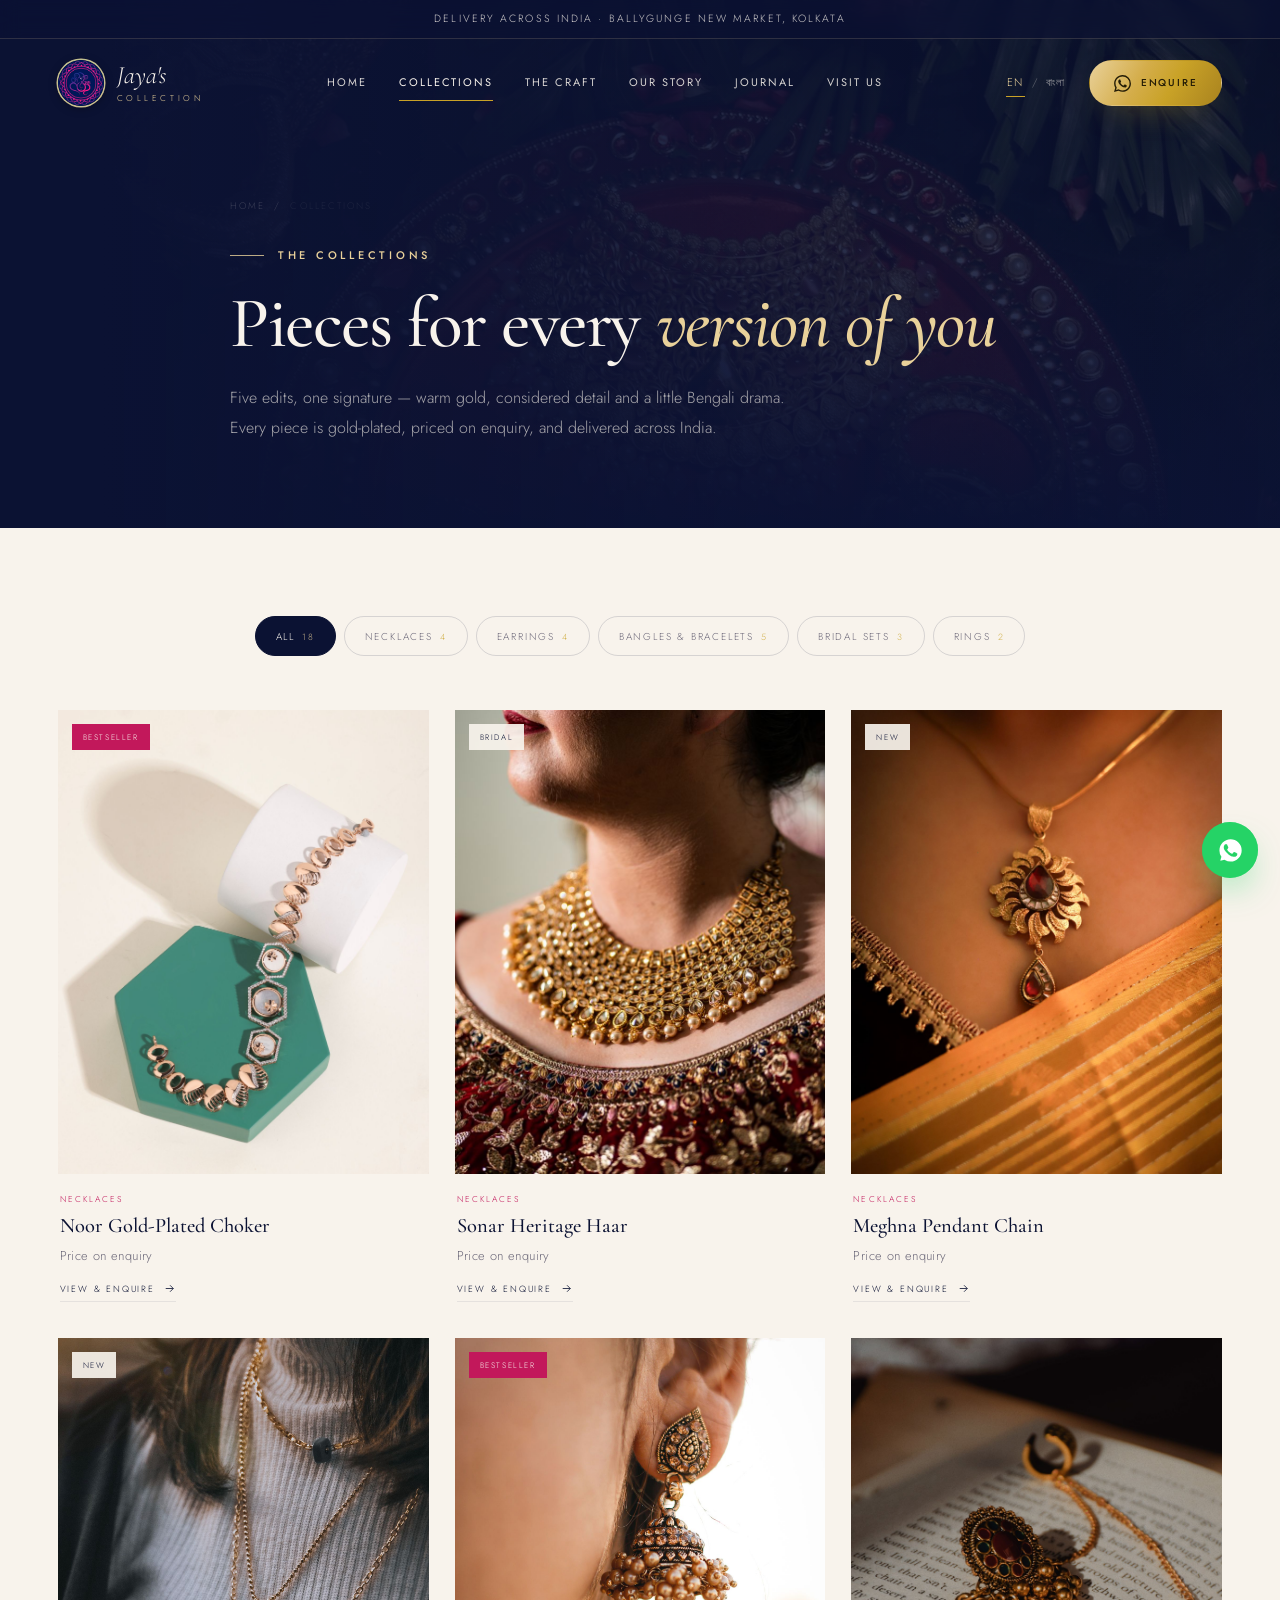
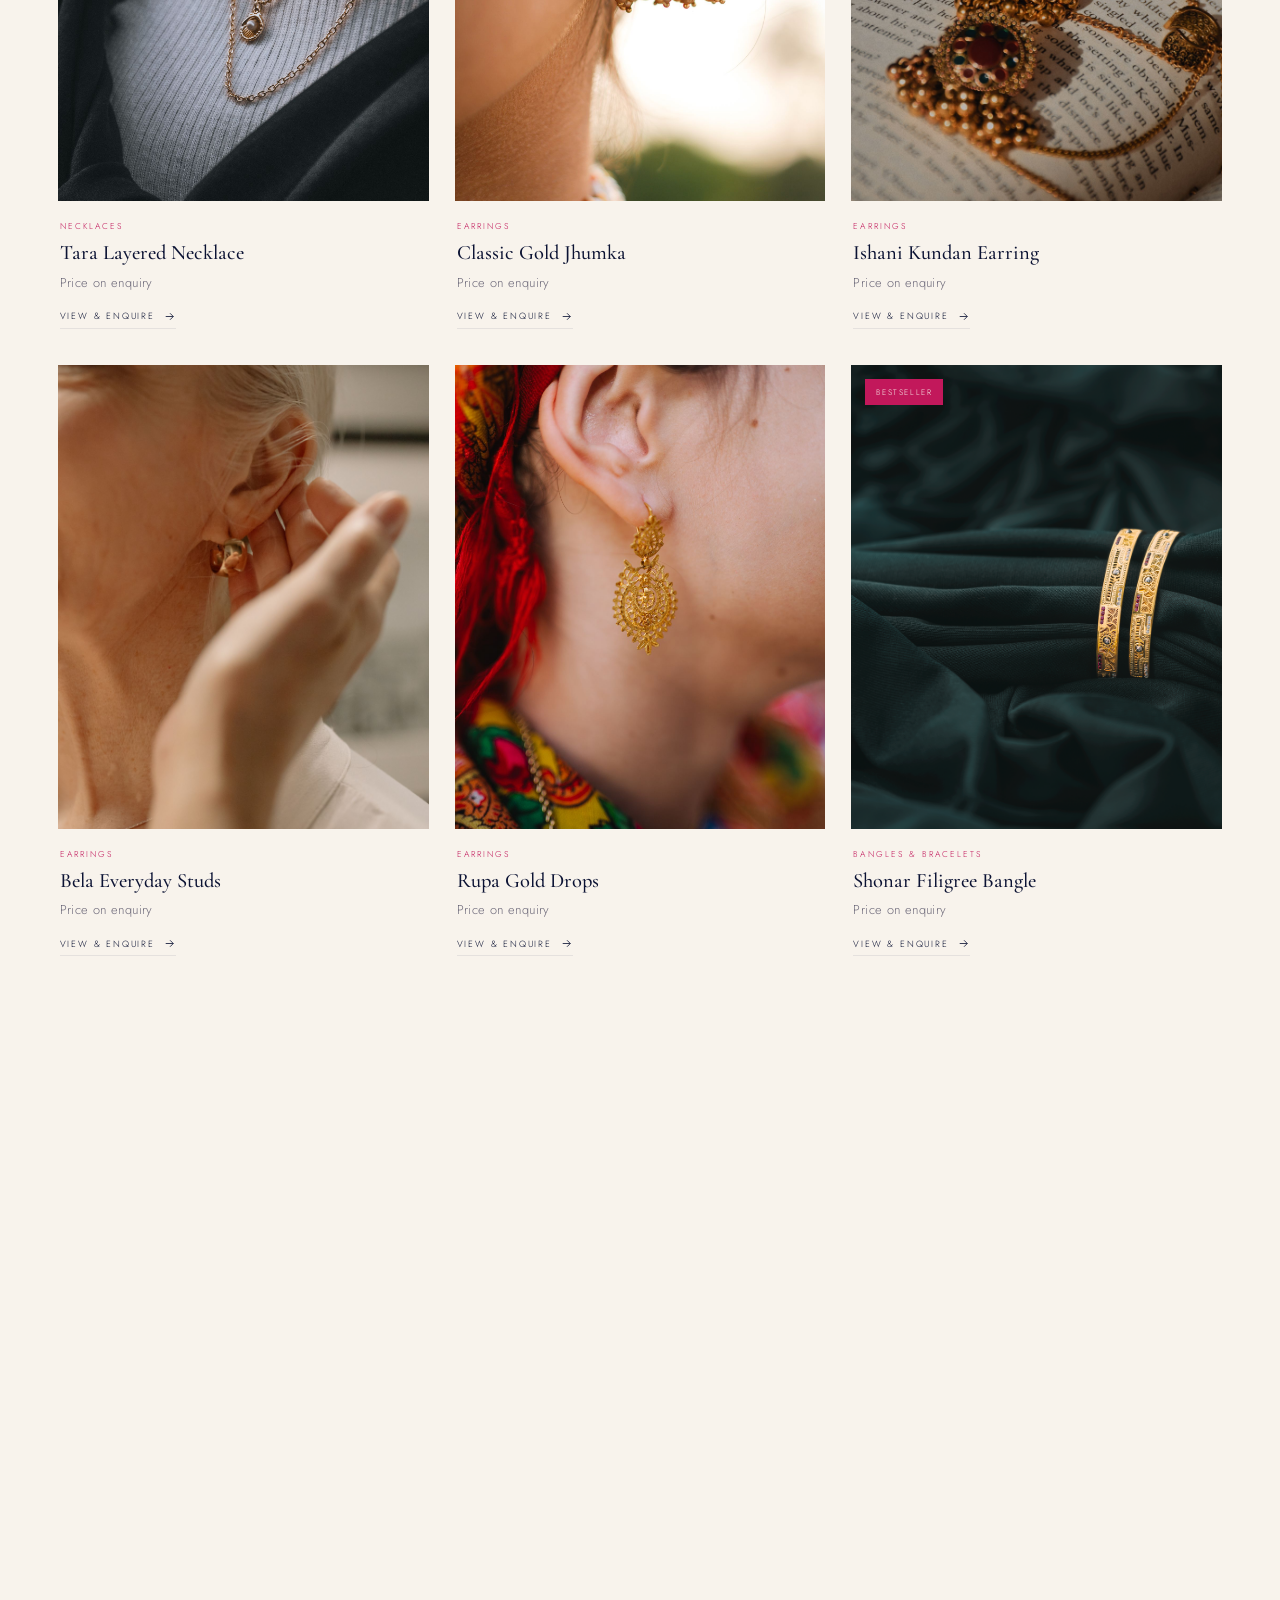
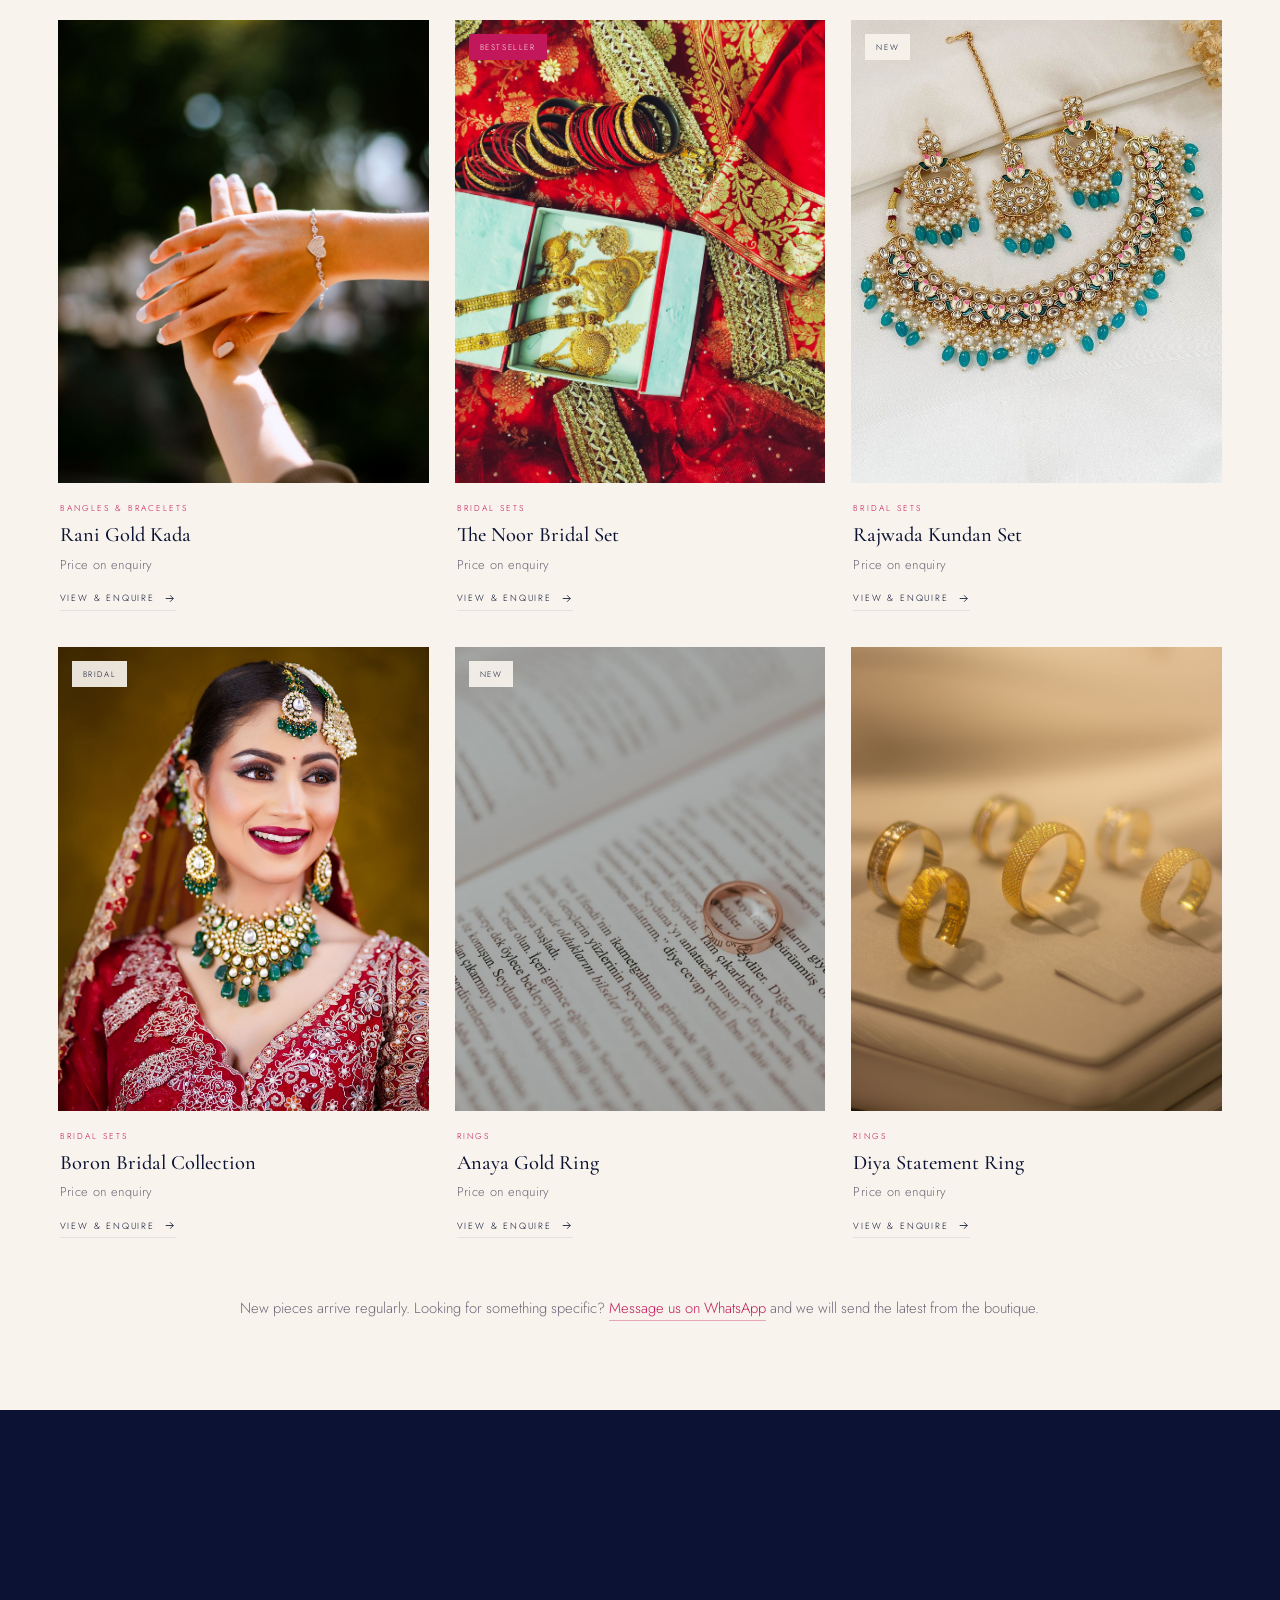
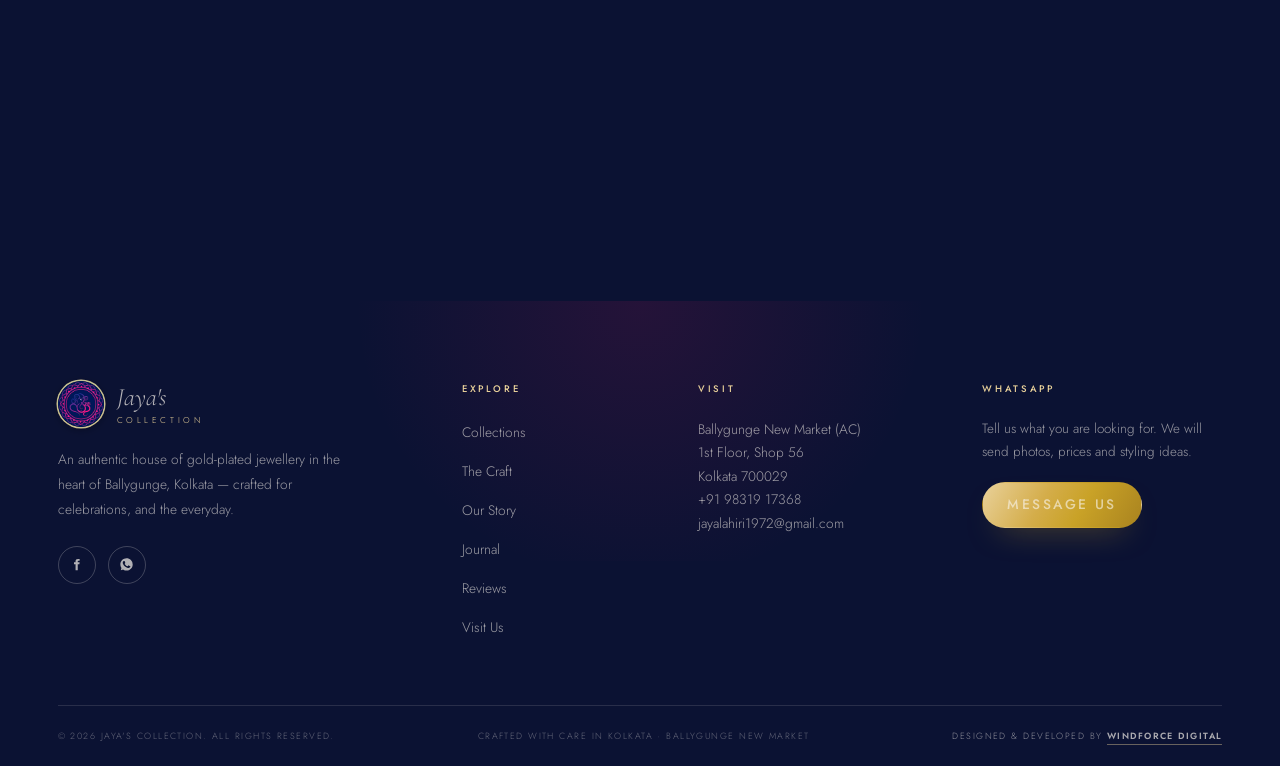
<file: collections.html>
<!DOCTYPE html>
<html lang="en" data-lang="en">
<head>
<meta charset="UTF-8">
<meta name="viewport" content="width=device-width, initial-scale=1">
<title>Collections — Jaya's Collection, Kolkata</title>
<meta name="description" content="Explore gold-plated necklaces, earrings, bangles, bridal sets and rings at Jaya's Collection, Ballygunge New Market, Kolkata. Price on enquiry, delivery across India.">
<meta property="og:title" content="Collections — Jaya's Collection">
<meta property="og:description" content="Gold-plated necklaces, earrings, bangles, bridal sets and rings — curated in Ballygunge, Kolkata.">
<meta property="og:type" content="website">
<meta property="og:image" content="https://jayascollection.shop/assets/img/set.jpg">
<meta property="og:url" content="https://jayascollection.shop/collections.html">
<link rel="canonical" href="https://jayascollection.shop/collections.html">
<link rel="icon" type="image/png" sizes="32x32" href="assets/favicon-32.png">
<link rel="apple-touch-icon" sizes="180x180" href="assets/apple-touch-icon.png">
<link rel="preconnect" href="https://fonts.googleapis.com">
<link rel="preconnect" href="https://fonts.gstatic.com" crossorigin>
<link href="https://fonts.googleapis.com/css2?family=Cormorant+Garamond:ital,wght@0,400;0,500;0,600;1,400;1,500&family=Jost:wght@300;400;500;600&family=Noto+Sans+Bengali:wght@300;400;500&family=Noto+Serif+Bengali:wght@400;500;600&display=swap" rel="stylesheet">
<link rel="stylesheet" href="css/styles.css">
<script>document.documentElement.classList.add('js');</script>
</head>
<body>
<a class="skip-link" href="#main">Skip to content</a>

<header class="site-header" id="siteHeader">
  <div class="announce">
    <div class="container announce__inner">
      <span class="en">Delivery across India · Ballygunge New Market, Kolkata</span>
      <span class="bn" lang="bn">সারা ভারতে ডেলিভারি · বালিগঞ্জ নিউ মার্কেট, কলকাতা</span>
    </div>
  </div>
  <div class="nav-bar">
    <div class="container nav-bar__inner">
      <a class="brand" href="index.html" aria-label="Jaya's Collection home">
        <img class="brand__mark" src="assets/logo.png" alt="" width="46" height="46">
        <span class="brand__word"><span class="brand__script">Jaya's</span><span class="brand__caps">Collection</span></span>
      </a>
      <nav class="nav" aria-label="Primary">
        <a href="index.html"><span class="en">Home</span><span class="bn" lang="bn">হোম</span></a>
        <a href="collections.html" class="is-active"><span class="en">Collections</span><span class="bn" lang="bn">সংগ্রহ</span></a>
        <a href="craft.html"><span class="en">The Craft</span><span class="bn" lang="bn">কারিগরি</span></a>
        <a href="story.html"><span class="en">Our Story</span><span class="bn" lang="bn">আমাদের কথা</span></a>
        <a href="journal.html"><span class="en">Journal</span><span class="bn" lang="bn">জার্নাল</span></a>
        <a href="contact.html"><span class="en">Visit Us</span><span class="bn" lang="bn">ঠিকানা</span></a>
      </nav>
      <div class="nav-actions">
        <div class="lang" role="group" aria-label="Language">
          <button type="button" data-lang-btn="en" class="is-active">EN</button>
          <span aria-hidden="true">/</span>
          <button type="button" data-lang-btn="bn" lang="bn">বাংলা</button>
        </div>
        <a class="btn btn--gold btn--sm nav-wa" href="https://wa.me/919831917368?text=Hello%20Jaya%27s%20Collection!%20I%27d%20like%20to%20know%20more%20about%20your%20gold-plated%20jewellery." target="_blank" rel="noopener">
          <svg viewBox="0 0 24 24" fill="currentColor" aria-hidden="true"><path d="M17.472 14.382c-.297-.149-1.758-.867-2.03-.967-.273-.099-.471-.148-.67.15-.197.297-.767.966-.94 1.164-.173.199-.347.223-.644.075-.297-.15-1.255-.463-2.39-1.475-.883-.788-1.48-1.761-1.653-2.059-.173-.297-.018-.458.13-.606.134-.133.298-.347.446-.52.149-.174.198-.298.298-.497.099-.198.05-.371-.025-.52-.075-.149-.669-1.612-.916-2.207-.242-.579-.487-.5-.669-.51-.173-.008-.371-.01-.57-.01-.198 0-.52.074-.792.372-.272.297-1.04 1.016-1.04 2.479 0 1.462 1.065 2.875 1.213 3.074.149.198 2.096 3.2 5.077 4.487.709.306 1.262.489 1.694.625.712.227 1.36.195 1.871.118.571-.085 1.758-.719 2.006-1.413.248-.694.248-1.289.173-1.413-.074-.124-.272-.198-.57-.347m-5.421 7.403h-.004a9.87 9.87 0 01-5.031-1.378l-.361-.214-3.741.982.998-3.648-.235-.374a9.86 9.86 0 01-1.51-5.26c.001-5.45 4.436-9.884 9.888-9.884 2.64 0 5.122 1.03 6.988 2.898a9.825 9.825 0 012.893 6.994c-.003 5.45-4.437 9.884-9.885 9.884m8.413-18.297A11.815 11.815 0 0012.05 0C5.495 0 .16 5.335.157 11.892c0 2.096.547 4.142 1.588 5.945L.057 24l6.305-1.654a11.882 11.882 0 005.683 1.448h.005c6.554 0 11.89-5.335 11.893-11.893a11.821 11.821 0 00-3.48-8.413z"/></svg>
          <span class="en">Enquire</span><span class="bn" lang="bn">জিজ্ঞাসা</span>
        </a>
        <button class="menu-btn" id="menuBtn" aria-label="Open menu" aria-expanded="false" aria-controls="mobileMenu"><span></span><span></span></button>
      </div>
    </div>
  </div>
</header>

<div class="mobile-menu" id="mobileMenu" aria-hidden="true">
  <div class="mobile-menu__head">
    <a class="brand" href="index.html">
      <img class="brand__mark" src="assets/logo.png" alt="" width="46" height="46">
      <span class="brand__word"><span class="brand__script">Jaya's</span><span class="brand__caps">Collection</span></span>
    </a>
    <button class="mobile-menu__close" id="menuClose" aria-label="Close menu">✕</button>
  </div>
  <nav class="mobile-menu__nav" aria-label="Mobile">
    <a href="index.html"><span class="num">01</span><span class="en">Home</span><span class="bn" lang="bn">হোম</span></a>
    <a href="collections.html"><span class="num">02</span><span class="en">Collections</span><span class="bn" lang="bn">সংগ্রহ</span></a>
    <a href="craft.html"><span class="num">03</span><span class="en">The Craft</span><span class="bn" lang="bn">কারিগরি</span></a>
    <a href="story.html"><span class="num">04</span><span class="en">Our Story</span><span class="bn" lang="bn">আমাদের কথা</span></a>
    <a href="journal.html"><span class="num">05</span><span class="en">Journal</span><span class="bn" lang="bn">জার্নাল</span></a>
    <a href="contact.html"><span class="num">06</span><span class="en">Visit Us</span><span class="bn" lang="bn">ঠিকানা</span></a>
  </nav>
  <div class="mobile-menu__foot">
    <div class="lang" role="group" aria-label="Language">
      <button type="button" data-lang-btn="en" class="is-active">EN</button>
      <span aria-hidden="true">/</span>
      <button type="button" data-lang-btn="bn" lang="bn">বাংলা</button>
    </div>
    <a class="btn btn--gold btn--sm" href="https://wa.me/919831917368?text=Hello%20Jaya%27s%20Collection!%20I%27d%20like%20to%20know%20more%20about%20your%20gold-plated%20jewellery." target="_blank" rel="noopener">WhatsApp</a>
    <span class="mobile-menu__addr">Ballygunge New Market, Kolkata</span>
  </div>
</div>

<main id="main">

  <section class="page-hero">
    <div class="page-hero__bg"><img src="assets/img/set.jpg" alt="" aria-hidden="true" width="1600" height="1067"></div>
    <div class="container page-hero__inner">
      <nav class="breadcrumb" aria-label="Breadcrumb">
        <a href="index.html"><span class="en">Home</span><span class="bn" lang="bn">হোম</span></a><span>/</span><span><span class="en">Collections</span><span class="bn" lang="bn">সংগ্রহ</span></span>
      </nav>
      <span class="eyebrow"><span class="en">The collections</span><span class="bn" lang="bn">সংগ্রহ</span></span>
      <h1 class="page-hero__title">
        <span class="en">Pieces for every <em>version of you</em></span>
        <span class="bn" lang="bn">আপনার <em>প্রতিটি রূপের</em> জন্য গহনা</span>
      </h1>
      <p class="page-hero__text">
        <span class="en">Five edits, one signature — warm gold, considered detail and a little Bengali drama. Every piece is gold-plated, priced on enquiry, and delivered across India.</span>
        <span class="bn" lang="bn">পাঁচটি সংগ্রহ, একটাই সিগনেচার — উষ্ণ সোনালি, সূক্ষ্ম নকশা আর একটু বাঙালি নাটকীয়তা। প্রতিটি গহনা গোল্ড-প্লেটেড, দাম জানতে যোগাযোগ করুন, সারা ভারতে ডেলিভারি।</span>
      </p>
    </div>
  </section>

  <section class="section section--tight">
    <div class="container">
      <div class="filters" id="filters" role="group" aria-label="Filter collections"></div>
      <div class="product-grid" id="productGrid"></div>
      <noscript><p class="grid-note">Please enable JavaScript to browse the collection, or message us on WhatsApp at +91 98319 17368.</p></noscript>
      <p class="grid-note">
        <span class="en">New pieces arrive regularly. Looking for something specific? <a href="https://wa.me/919831917368?text=Hello%20Jaya%27s%20Collection!%20I%27m%20looking%20for%20a%20specific%20piece." target="_blank" rel="noopener">Message us on WhatsApp</a> and we will send the latest from the boutique.</span>
        <span class="bn" lang="bn">প্রতি সপ্তাহে নতুন গহনা আসে। নির্দিষ্ট কিছু খুঁজছেন? <a href="https://wa.me/919831917368?text=Hello%20Jaya%27s%20Collection!%20I%27m%20looking%20for%20a%20specific%20piece." target="_blank" rel="noopener">হোয়াটসঅ্যাপে মেসেজ করুন</a> — বুটিকের সর্বশেষ সংগ্রহ পাঠিয়ে দেব।</span>
      </p>
    </div>
  </section>

  <section class="section section--navy">
    <div class="container cta-band cta-band--wide">
      <div class="reveal">
        <span class="eyebrow"><span class="en">Need a second opinion?</span><span class="bn" lang="bn">পরামর্শ দরকার?</span></span>
        <h2 class="h2">
          <span class="en">Send us your outfit. <em>We'll style the rest.</em></span>
          <span class="bn" lang="bn">আপনার পোশাকের ছবি পাঠান। <em>বাকিটা আমরা সাজাব।</em></span>
        </h2>
        <p class="lead" style="max-width:520px;margin-top:18px">
          <span class="en">Tell us the occasion and share a photo on WhatsApp. We will suggest pieces, send close-ups and hold your favourites at the boutique.</span>
          <span class="bn" lang="bn">উপলক্ষ জানান আর হোয়াটসঅ্যাপে একটি ছবি পাঠান। আমরা গহনা বেছে দেব, ক্লোজ-আপ পাঠাব আর আপনার পছন্দের গহনা বুটিকে রাখব।</span>
        </p>
      </div>
      <div class="reveal" style="--d:.1s">
        <a class="btn btn--gold" href="https://wa.me/919831917368?text=Hello%20Jaya%27s%20Collection!%20I%27d%20love%20some%20styling%20help.%20Here%27s%20my%20outfit%3A" target="_blank" rel="noopener">
          <svg viewBox="0 0 24 24" fill="currentColor" aria-hidden="true"><path d="M17.472 14.382c-.297-.149-1.758-.867-2.03-.967-.273-.099-.471-.148-.67.15-.197.297-.767.966-.94 1.164-.173.199-.347.223-.644.075-.297-.15-1.255-.463-2.39-1.475-.883-.788-1.48-1.761-1.653-2.059-.173-.297-.018-.458.13-.606.134-.133.298-.347.446-.52.149-.174.198-.298.298-.497.099-.198.05-.371-.025-.52-.075-.149-.669-1.612-.916-2.207-.242-.579-.487-.5-.669-.51-.173-.008-.371-.01-.57-.01-.198 0-.52.074-.792.372-.272.297-1.04 1.016-1.04 2.479 0 1.462 1.065 2.875 1.213 3.074.149.198 2.096 3.2 5.077 4.487.709.306 1.262.489 1.694.625.712.227 1.36.195 1.871.118.571-.085 1.758-.719 2.006-1.413.248-.694.248-1.289.173-1.413-.074-.124-.272-.198-.57-.347m-5.421 7.403h-.004a9.87 9.87 0 01-5.031-1.378l-.361-.214-3.741.982.998-3.648-.235-.374a9.86 9.86 0 01-1.51-5.26c.001-5.45 4.436-9.884 9.888-9.884 2.64 0 5.122 1.03 6.988 2.898a9.825 9.825 0 012.893 6.994c-.003 5.45-4.437 9.884-9.885 9.884"/></svg>
          <span class="en">Get styling help</span><span class="bn" lang="bn">স্টাইলিং সাহায্য নিন</span>
        </a>
      </div>
    </div>
  </section>

</main>

<footer class="footer">
  <div class="container footer__grid">
    <div class="footer__brand">
      <a class="brand" href="index.html">
        <img class="brand__mark" src="assets/logo.png" alt="" width="46" height="46">
        <span class="brand__word"><span class="brand__script">Jaya's</span><span class="brand__caps">Collection</span></span>
      </a>
      <p>
        <span class="en">An authentic house of gold-plated jewellery in the heart of Ballygunge, Kolkata — crafted for celebrations, and the everyday.</span>
        <span class="bn" lang="bn">বালিগঞ্জ, কলকাতার প্রাণকেন্দ্রে গোল্ড-প্লেটেড গহনার বিশ্বস্ত ঠিকানা — উৎসব আর রোজকার জন্য তৈরি।</span>
      </p>
      <div class="footer__social">
        <a href="https://www.facebook.com/people/Jayas-Collection/61576726888077/" target="_blank" rel="noopener" aria-label="Jaya's Collection on Facebook">
          <svg viewBox="0 0 24 24" fill="currentColor"><path d="M14 8.5V6.8c0-.7.4-1 1.1-1H17V3h-2.5C11.8 3 10.5 4.4 10.5 6.6v1.9H8v3h2.5V21h3.5v-9.5h2.6l.4-3H14z"/></svg>
        </a>
        <a href="https://wa.me/919831917368" target="_blank" rel="noopener" aria-label="Jaya's Collection on WhatsApp">
          <svg viewBox="0 0 24 24" fill="currentColor"><path d="M17.472 14.382c-.297-.149-1.758-.867-2.03-.967-.273-.099-.471-.148-.67.15-.197.297-.767.966-.94 1.164-.173.199-.347.223-.644.075-.297-.15-1.255-.463-2.39-1.475-.883-.788-1.48-1.761-1.653-2.059-.173-.297-.018-.458.13-.606.134-.133.298-.347.446-.52.149-.174.198-.298.298-.497.099-.198.05-.371-.025-.52-.075-.149-.669-1.612-.916-2.207-.242-.579-.487-.5-.669-.51-.173-.008-.371-.01-.57-.01-.198 0-.52.074-.792.372-.272.297-1.04 1.016-1.04 2.479 0 1.462 1.065 2.875 1.213 3.074.149.198 2.096 3.2 5.077 4.487.709.306 1.262.489 1.694.625.712.227 1.36.195 1.871.118.571-.085 1.758-.719 2.006-1.413.248-.694.248-1.289.173-1.413-.074-.124-.272-.198-.57-.347m-5.421 7.403h-.004a9.87 9.87 0 01-5.031-1.378l-.361-.214-3.741.982.998-3.648-.235-.374a9.86 9.86 0 01-1.51-5.26c.001-5.45 4.436-9.884 9.888-9.884 2.64 0 5.122 1.03 6.988 2.898a9.825 9.825 0 012.893 6.994c-.003 5.45-4.437 9.884-9.885 9.884"/></svg>
        </a>
      </div>
    </div>
    <div class="footer__col">
      <h4>Explore</h4>
      <ul>
        <li><a href="collections.html"><span class="en">Collections</span><span class="bn" lang="bn">সংগ্রহ</span></a></li>
        <li><a href="craft.html"><span class="en">The Craft</span><span class="bn" lang="bn">কারিগরি</span></a></li>
        <li><a href="story.html"><span class="en">Our Story</span><span class="bn" lang="bn">আমাদের কথা</span></a></li>
        <li><a href="journal.html"><span class="en">Journal</span><span class="bn" lang="bn">জার্নাল</span></a></li>
        <li><a href="index.html#reviews"><span class="en">Reviews</span><span class="bn" lang="bn">রিভিউ</span></a></li>
        <li><a href="contact.html"><span class="en">Visit Us</span><span class="bn" lang="bn">ঠিকানা</span></a></li>
      </ul>
    </div>
    <div class="footer__col">
      <h4>Visit</h4>
      <p>Ballygunge New Market (AC)<br>1st Floor, Shop 56<br>Kolkata 700029</p>
      <p><a href="tel:+919831917368">+91 98319 17368</a></p>
      <p><a href="mailto:jayalahiri1972@gmail.com">jayalahiri1972@gmail.com</a></p>
    </div>
    <div class="footer__col footer__cta">
      <h4>WhatsApp</h4>
      <p><span class="en">Tell us what you are looking for. We will send photos, prices and styling ideas.</span><span class="bn" lang="bn">আপনি কী খুঁজছেন জানান। ছবি, দাম আর স্টাইলিং আইডিয়া পাঠাব।</span></p>
      <a class="btn btn--gold btn--sm" href="https://wa.me/919831917368?text=Hello%20Jaya%27s%20Collection!%20I%27d%20like%20to%20know%20more%20about%20your%20gold-plated%20jewellery." target="_blank" rel="noopener"><span class="en">Message us</span><span class="bn" lang="bn">মেসেজ করুন</span></a>
    </div>
  </div>
  <div class="container footer__bottom">
    <p>© <span id="year">2026</span> Jaya's Collection. All rights reserved.</p>
    <p><span class="en">Crafted with care in Kolkata · Ballygunge New Market</span><span class="bn" lang="bn">কলকাতায় যত্নে তৈরি · বালিগঞ্জ নিউ মার্কেট</span></p>
    <p class="footer__credit"><span class="en">Designed &amp; developed by <a href="https://windforcedigital.com" target="_blank" rel="noopener"><strong>Windforce Digital</strong></a></span><span class="bn" lang="bn">ডিজাইন ও ডেভেলপমেন্ট — <a href="https://windforcedigital.com" target="_blank" rel="noopener"><strong>Windforce Digital</strong></a></span></p>
  </div>
</footer>

<a class="wa-float" href="https://wa.me/919831917368?text=Hello%20Jaya%27s%20Collection!%20I%27d%20like%20to%20know%20more%20about%20your%20gold-plated%20jewellery." target="_blank" rel="noopener" aria-label="Chat with Jaya's Collection on WhatsApp">
  <svg viewBox="0 0 24 24" fill="currentColor" aria-hidden="true"><path d="M17.472 14.382c-.297-.149-1.758-.867-2.03-.967-.273-.099-.471-.148-.67.15-.197.297-.767.966-.94 1.164-.173.199-.347.223-.644.075-.297-.15-1.255-.463-2.39-1.475-.883-.788-1.48-1.761-1.653-2.059-.173-.297-.018-.458.13-.606.134-.133.298-.347.446-.52.149-.174.198-.298.298-.497.099-.198.05-.371-.025-.52-.075-.149-.669-1.612-.916-2.207-.242-.579-.487-.5-.669-.51-.173-.008-.371-.01-.57-.01-.198 0-.52.074-.792.372-.272.297-1.04 1.016-1.04 2.479 0 1.462 1.065 2.875 1.213 3.074.149.198 2.096 3.2 5.077 4.487.709.306 1.262.489 1.694.625.712.227 1.36.195 1.871.118.571-.085 1.758-.719 2.006-1.413.248-.694.248-1.289.173-1.413-.074-.124-.272-.198-.57-.347m-5.421 7.403h-.004a9.87 9.87 0 01-5.031-1.378l-.361-.214-3.741.982.998-3.648-.235-.374a9.86 9.86 0 01-1.51-5.26c.001-5.45 4.436-9.884 9.888-9.884 2.64 0 5.122 1.03 6.988 2.898a9.825 9.825 0 012.893 6.994c-.003 5.45-4.437 9.884-9.885 9.884"/></svg>
</a>

<script src="js/data.js"></script>
<script src="js/main.js"></script>
</body>
</html>
</file>
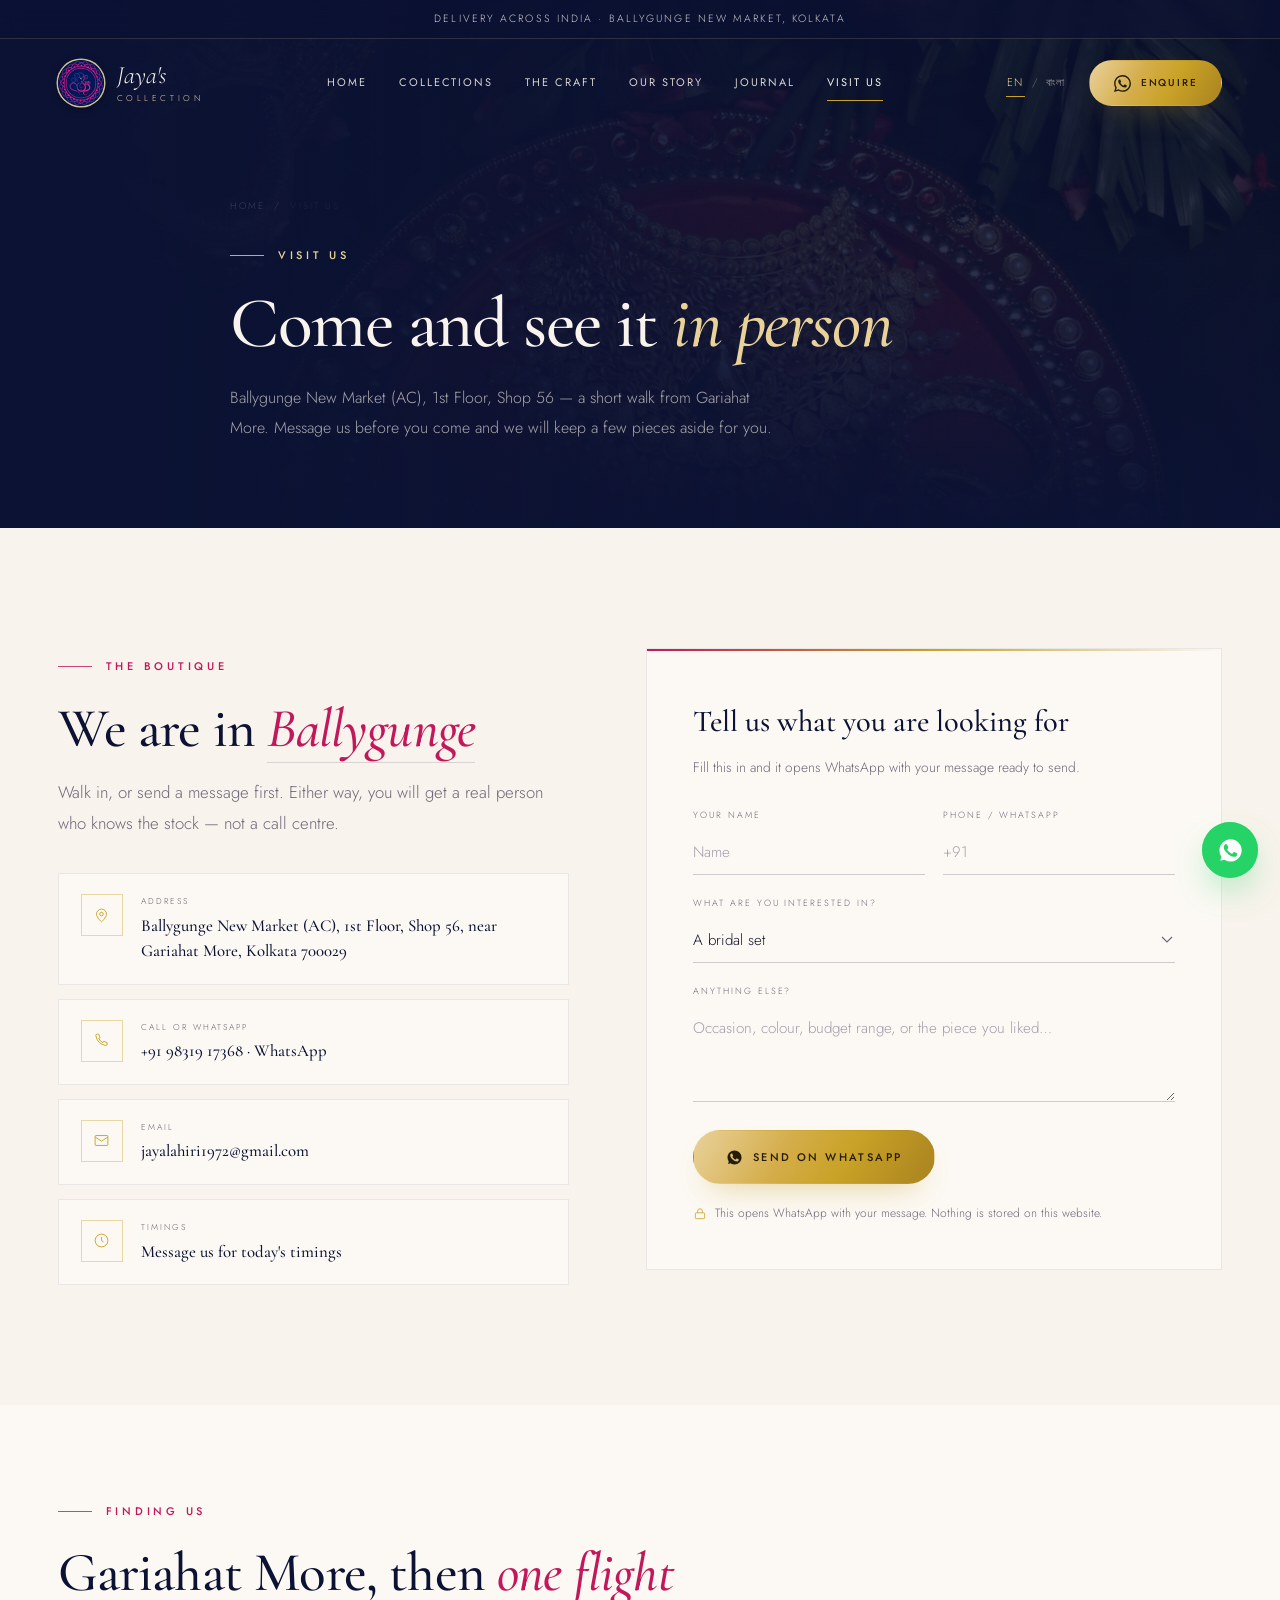
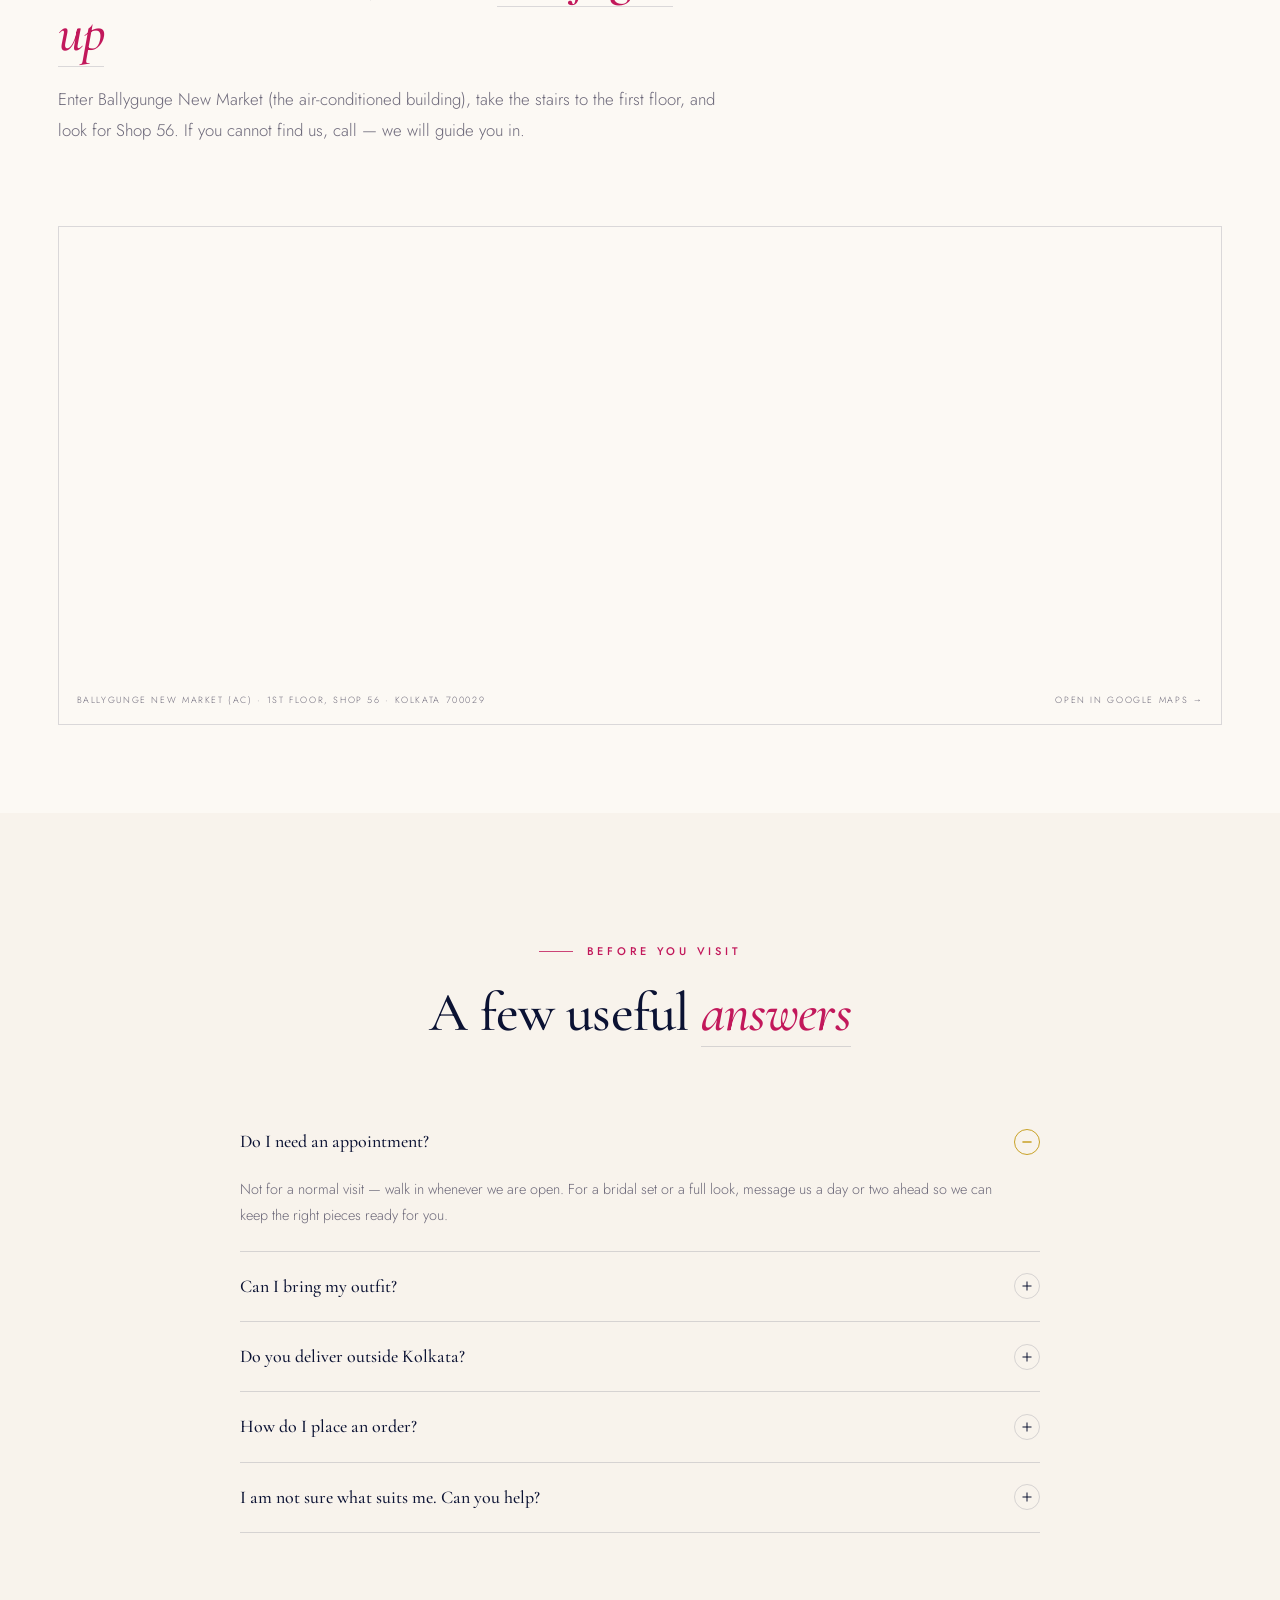
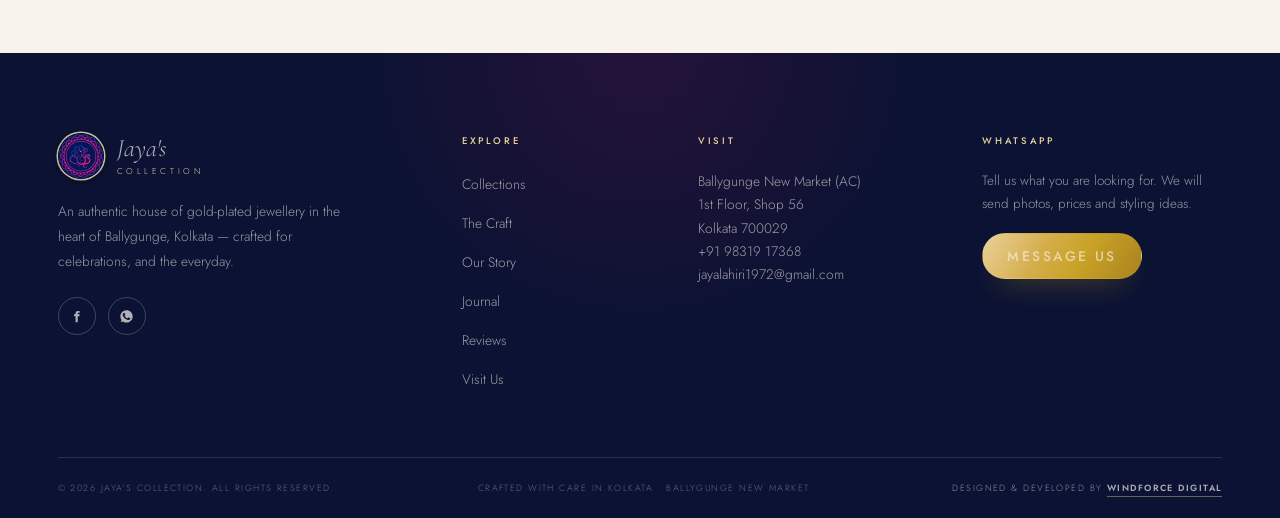
<file: contact.html>
<!DOCTYPE html>
<html lang="en" data-lang="en">
<head>
<meta charset="UTF-8">
<meta name="viewport" content="width=device-width, initial-scale=1">
<title>Visit Us — Jaya's Collection, Ballygunge New Market, Kolkata</title>
<meta name="description" content="Visit Jaya's Collection at Ballygunge New Market (AC), 1st Floor, Shop 56, near Gariahat More, Kolkata 700029. Call or WhatsApp +91 98319 17368. Delivery across India.">
<meta property="og:title" content="Visit Jaya's Collection — Ballygunge, Kolkata">
<meta property="og:description" content="Find us at Ballygunge New Market, Kolkata. Message us for today's timings, prices and photos.">
<meta property="og:type" content="website">
<meta property="og:image" content="https://jayascollection.shop/assets/img/set.jpg">
<meta property="og:url" content="https://jayascollection.shop/contact.html">
<link rel="canonical" href="https://jayascollection.shop/contact.html">
<link rel="icon" type="image/png" sizes="32x32" href="assets/favicon-32.png">
<link rel="apple-touch-icon" sizes="180x180" href="assets/apple-touch-icon.png">
<link rel="preconnect" href="https://fonts.googleapis.com">
<link rel="preconnect" href="https://fonts.gstatic.com" crossorigin>
<link href="https://fonts.googleapis.com/css2?family=Cormorant+Garamond:ital,wght@0,400;0,500;0,600;1,400;1,500&family=Jost:wght@300;400;500;600&family=Noto+Sans+Bengali:wght@300;400;500&family=Noto+Serif+Bengali:wght@400;500;600&display=swap" rel="stylesheet">
<link rel="stylesheet" href="css/styles.css">
<script>document.documentElement.classList.add('js');</script>
<script type="application/ld+json">
{
  "@context": "https://schema.org",
  "@type": "JewelryStore",
  "@id": "https://jayascollection.shop/#organization",
  "name": "Jaya's Collection",
  "url": "https://jayascollection.shop/",
  "image": "https://jayascollection.shop/assets/img/boutique.jpg",
  "description": "An authentic house of gold-plated jewellery in Ballygunge New Market, Kolkata. Bridal sets, necklaces, earrings, bangles and rings.",
  "telephone": "+91 98319 17368",
  "email": "jayalahiri1972@gmail.com",
  "address": {
    "@type": "PostalAddress",
    "streetAddress": "Ballygunge New Market (AC), 1st Floor, Shop 56, near Gariahat More",
    "addressLocality": "Kolkata",
    "addressRegion": "West Bengal",
    "postalCode": "700029",
    "addressCountry": "IN"
  },
  "geo": {
    "@type": "GeoCoordinates",
    "latitude": 22.5212639,
    "longitude": 88.3648577
  },
  "sameAs": [
    "https://www.facebook.com/people/Jayas-Collection/61576726888077/",
    "https://wa.me/919831917368"
  ]
}
</script>
</head>
<body>
<a class="skip-link" href="#main">Skip to content</a>

<header class="site-header" id="siteHeader">
  <div class="announce">
    <div class="container announce__inner">
      <span class="en">Delivery across India · Ballygunge New Market, Kolkata</span>
      <span class="bn" lang="bn">সারা ভারতে ডেলিভারি · বালিগঞ্জ নিউ মার্কেট, কলকাতা</span>
    </div>
  </div>
  <div class="nav-bar">
    <div class="container nav-bar__inner">
      <a class="brand" href="index.html" aria-label="Jaya's Collection home">
        <img class="brand__mark" src="assets/logo.png" alt="" width="46" height="46">
        <span class="brand__word"><span class="brand__script">Jaya's</span><span class="brand__caps">Collection</span></span>
      </a>
      <nav class="nav" aria-label="Primary">
        <a href="index.html"><span class="en">Home</span><span class="bn" lang="bn">হোম</span></a>
        <a href="collections.html"><span class="en">Collections</span><span class="bn" lang="bn">সংগ্রহ</span></a>
        <a href="craft.html"><span class="en">The Craft</span><span class="bn" lang="bn">কারিগরি</span></a>
        <a href="story.html"><span class="en">Our Story</span><span class="bn" lang="bn">আমাদের কথা</span></a>
        <a href="journal.html"><span class="en">Journal</span><span class="bn" lang="bn">জার্নাল</span></a>
        <a href="contact.html" class="is-active"><span class="en">Visit Us</span><span class="bn" lang="bn">ঠিকানা</span></a>
      </nav>
      <div class="nav-actions">
        <div class="lang" role="group" aria-label="Language">
          <button type="button" data-lang-btn="en" class="is-active">EN</button>
          <span aria-hidden="true">/</span>
          <button type="button" data-lang-btn="bn" lang="bn">বাংলা</button>
        </div>
        <a class="btn btn--gold btn--sm nav-wa" href="https://wa.me/919831917368?text=Hello%20Jaya%27s%20Collection!%20I%27d%20like%20to%20know%20more%20about%20your%20gold-plated%20jewellery." target="_blank" rel="noopener">
          <svg viewBox="0 0 24 24" fill="currentColor" aria-hidden="true"><path d="M17.472 14.382c-.297-.149-1.758-.867-2.03-.967-.273-.099-.471-.148-.67.15-.197.297-.767.966-.94 1.164-.173.199-.347.223-.644.075-.297-.15-1.255-.463-2.39-1.475-.883-.788-1.48-1.761-1.653-2.059-.173-.297-.018-.458.13-.606.134-.133.298-.347.446-.52.149-.174.198-.298.298-.497.099-.198.05-.371-.025-.52-.075-.149-.669-1.612-.916-2.207-.242-.579-.487-.5-.669-.51-.173-.008-.371-.01-.57-.01-.198 0-.52.074-.792.372-.272.297-1.04 1.016-1.04 2.479 0 1.462 1.065 2.875 1.213 3.074.149.198 2.096 3.2 5.077 4.487.709.306 1.262.489 1.694.625.712.227 1.36.195 1.871.118.571-.085 1.758-.719 2.006-1.413.248-.694.248-1.289.173-1.413-.074-.124-.272-.198-.57-.347m-5.421 7.403h-.004a9.87 9.87 0 01-5.031-1.378l-.361-.214-3.741.982.998-3.648-.235-.374a9.86 9.86 0 01-1.51-5.26c.001-5.45 4.436-9.884 9.888-9.884 2.64 0 5.122 1.03 6.988 2.898a9.825 9.825 0 012.893 6.994c-.003 5.45-4.437 9.884-9.885 9.884m8.413-18.297A11.815 11.815 0 0012.05 0C5.495 0 .16 5.335.157 11.892c0 2.096.547 4.142 1.588 5.945L.057 24l6.305-1.654a11.882 11.882 0 005.683 1.448h.005c6.554 0 11.89-5.335 11.893-11.893a11.821 11.821 0 00-3.48-8.413z"/></svg>
          <span class="en">Enquire</span><span class="bn" lang="bn">জিজ্ঞাসা</span>
        </a>
        <button class="menu-btn" id="menuBtn" aria-label="Open menu" aria-expanded="false" aria-controls="mobileMenu"><span></span><span></span></button>
      </div>
    </div>
  </div>
</header>

<div class="mobile-menu" id="mobileMenu" aria-hidden="true">
  <div class="mobile-menu__head">
    <a class="brand" href="index.html">
      <img class="brand__mark" src="assets/logo.png" alt="" width="46" height="46">
      <span class="brand__word"><span class="brand__script">Jaya's</span><span class="brand__caps">Collection</span></span>
    </a>
    <button class="mobile-menu__close" id="menuClose" aria-label="Close menu">✕</button>
  </div>
  <nav class="mobile-menu__nav" aria-label="Mobile">
    <a href="index.html"><span class="num">01</span><span class="en">Home</span><span class="bn" lang="bn">হোম</span></a>
    <a href="collections.html"><span class="num">02</span><span class="en">Collections</span><span class="bn" lang="bn">সংগ্রহ</span></a>
    <a href="craft.html"><span class="num">03</span><span class="en">The Craft</span><span class="bn" lang="bn">কারিগরি</span></a>
    <a href="story.html"><span class="num">04</span><span class="en">Our Story</span><span class="bn" lang="bn">আমাদের কথা</span></a>
    <a href="journal.html"><span class="num">05</span><span class="en">Journal</span><span class="bn" lang="bn">জার্নাল</span></a>
    <a href="contact.html"><span class="num">06</span><span class="en">Visit Us</span><span class="bn" lang="bn">ঠিকানা</span></a>
  </nav>
  <div class="mobile-menu__foot">
    <div class="lang" role="group" aria-label="Language">
      <button type="button" data-lang-btn="en" class="is-active">EN</button>
      <span aria-hidden="true">/</span>
      <button type="button" data-lang-btn="bn" lang="bn">বাংলা</button>
    </div>
    <a class="btn btn--gold btn--sm" href="https://wa.me/919831917368?text=Hello%20Jaya%27s%20Collection!%20I%27d%20like%20to%20know%20more%20about%20your%20gold-plated%20jewellery." target="_blank" rel="noopener">WhatsApp</a>
    <span class="mobile-menu__addr">Ballygunge New Market, Kolkata</span>
  </div>
</div>

<main id="main">

  <section class="page-hero">
    <div class="page-hero__bg"><img src="assets/img/set.jpg" alt="" aria-hidden="true" width="1600" height="1067"></div>
    <div class="container page-hero__inner">
      <nav class="breadcrumb" aria-label="Breadcrumb">
        <a href="index.html"><span class="en">Home</span><span class="bn" lang="bn">হোম</span></a><span>/</span><span><span class="en">Visit Us</span><span class="bn" lang="bn">ঠিকানা</span></span>
      </nav>
      <span class="eyebrow"><span class="en">Visit us</span><span class="bn" lang="bn">আমাদের ঠিকানা</span></span>
      <h1 class="page-hero__title">
        <span class="en">Come and see it <em>in person</em></span>
        <span class="bn" lang="bn">সরাসরি <em>এসে দেখুন</em></span>
      </h1>
      <p class="page-hero__text">
        <span class="en">Ballygunge New Market (AC), 1st Floor, Shop 56 — a short walk from Gariahat More. Message us before you come and we will keep a few pieces aside for you.</span>
        <span class="bn" lang="bn">বালিগঞ্জ নিউ মার্কেট (এসি), ১ম তলা, দোকান ৫৬ — গড়িয়াহাট মোড় থেকে হাঁটা দূরত্বে। আসার আগে মেসেজ করুন, আমরা কয়েকটি গহনা আপনার জন্য আলাদা রাখব।</span>
      </p>
    </div>
  </section>

  <section class="section">
    <div class="container contact__grid">
      <div class="contact__intro reveal">
        <span class="eyebrow"><span class="en">The boutique</span><span class="bn" lang="bn">বুটিক</span></span>
        <h2 class="h2">
          <span class="en">We are in <em class="acc">Ballygunge</em></span>
          <span class="bn" lang="bn">আমরা <em class="acc">বালিগঞ্জে</em></span>
        </h2>
        <p class="lead">
          <span class="en">Walk in, or send a message first. Either way, you will get a real person who knows the stock — not a call centre.</span>
          <span class="bn" lang="bn">সরাসরি আসুন, বা আগে মেসেজ করুন। দুই ক্ষেত্রেই পাবেন একজন সত্যিকারের মানুষ, যিনি স্টক জানেন — কোনো কল সেন্টার নয়।</span>
        </p>

        <div class="contact-cards">
          <div class="contact-card">
            <span class="contact-card__icon"><svg viewBox="0 0 24 24" fill="none" stroke="currentColor" stroke-width="1.3" aria-hidden="true"><path d="M12 21s7-6.1 7-11a7 7 0 10-14 0c0 4.9 7 11 7 11z"/><circle cx="12" cy="10" r="2.5"/></svg></span>
            <div>
              <small><span class="en">Address</span><span class="bn" lang="bn">ঠিকানা</span></small>
              <strong>
                <a href="https://www.google.com/maps/place/Jaya%27s+Collection/@22.5212639,88.3648577,17z/data=!4m6!3m5!1s0x3a02777497674ea1:0xa027e36d886186dc!8m2!3d22.5212639!4d88.3648577!16s%2Fg%2F11mzmw6kbf" target="_blank" rel="noopener">
                  <span class="en">Ballygunge New Market (AC), 1st Floor, Shop 56, near Gariahat More, Kolkata 700029</span>
                  <span class="bn" lang="bn">বালিগঞ্জ নিউ মার্কেট (এসি), ১ম তলা, দোকান ৫৬, গড়িয়াহাট মোড়ের কাছে, কলকাতা ৭০০০১৯</span>
                </a>
              </strong>
            </div>
          </div>
          <div class="contact-card">
            <span class="contact-card__icon"><svg viewBox="0 0 24 24" fill="none" stroke="currentColor" stroke-width="1.3" aria-hidden="true"><path d="M4 5a2 2 0 012-2h2l2 5-2 1a12 12 0 006 6l1-2 5 2v2a2 2 0 01-2 2A16 16 0 014 5z"/></svg></span>
            <div>
              <small><span class="en">Call or WhatsApp</span><span class="bn" lang="bn">ফোন বা হোয়াটসঅ্যাপ</span></small>
              <strong><a href="tel:+919831917368">+91 98319 17368</a> · <a href="https://wa.me/919831917368" target="_blank" rel="noopener">WhatsApp</a></strong>
            </div>
          </div>
          <div class="contact-card">
            <span class="contact-card__icon"><svg viewBox="0 0 24 24" fill="none" stroke="currentColor" stroke-width="1.3" aria-hidden="true"><rect x="3" y="5" width="18" height="14" rx="1"/><path d="M3 7l9 6 9-6"/></svg></span>
            <div>
              <small><span class="en">Email</span><span class="bn" lang="bn">ইমেল</span></small>
              <strong><a href="mailto:jayalahiri1972@gmail.com">jayalahiri1972@gmail.com</a></strong>
            </div>
          </div>
          <div class="contact-card">
            <span class="contact-card__icon"><svg viewBox="0 0 24 24" fill="none" stroke="currentColor" stroke-width="1.3" aria-hidden="true"><circle cx="12" cy="12" r="9"/><path d="M12 7v5l3 2"/></svg></span>
            <div>
              <small><span class="en">Timings</span><span class="bn" lang="bn">সময়</span></small>
              <strong>
                <span class="en">Message us for today's timings</span>
                <span class="bn" lang="bn">আজকের সময় জানতে মেসেজ করুন</span>
              </strong>
            </div>
          </div>
        </div>
      </div>

      <div class="form-wrap reveal" style="--d:.1s">
        <h2><span class="en">Tell us what you are looking for</span><span class="bn" lang="bn">আপনি কী খুঁজছেন জানান</span></h2>
        <p><span class="en">Fill this in and it opens WhatsApp with your message ready to send.</span><span class="bn" lang="bn">এটি পূরণ করুন, আপনার মেসেজ তৈরি করে হোয়াটসঅ্যাপ খুলে যাবে।</span></p>

        <form class="form" id="enquiryForm" novalidate>
          <div class="field">
            <label for="name"><span class="en">Your name</span><span class="bn" lang="bn">আপনার নাম</span></label>
            <input type="text" id="name" name="name" autocomplete="name" placeholder="Name" required>
          </div>
          <div class="field">
            <label for="phone"><span class="en">Phone / WhatsApp</span><span class="bn" lang="bn">ফোন / হোয়াটসঅ্যাপ</span></label>
            <input type="tel" id="phone" name="phone" autocomplete="tel" placeholder="+91" required>
          </div>
          <div class="field field--full">
            <label for="interest"><span class="en">What are you interested in?</span><span class="bn" lang="bn">কী নিয়ে আগ্রহী?</span></label>
            <select id="interest" name="interest">
              <option value="a bridal set" data-en="A bridal set" data-bn="ব্রাইডাল সেট">A bridal set</option>
              <option value="a necklace" data-en="A necklace" data-bn="নেকলেস">A necklace</option>
              <option value="earrings" data-en="Earrings" data-bn="কানের দুল">Earrings</option>
              <option value="bangles or a bracelet" data-en="Bangles or a bracelet" data-bn="চুড়ি বা ব্রেসলেট">Bangles or a bracelet</option>
              <option value="a ring" data-en="A ring" data-bn="আংটি">A ring</option>
              <option value="styling advice" data-en="Styling advice" data-bn="স্টাইলিং পরামর্শ">Styling advice</option>
              <option value="a gift" data-en="A gift" data-bn="উপহার">A gift</option>
              <option value="something else" data-en="Something else" data-bn="অন্য কিছু">Something else</option>
            </select>
          </div>
          <div class="field field--full">
            <label for="message"><span class="en">Anything else?</span><span class="bn" lang="bn">আরও কিছু?</span></label>
            <textarea id="message" name="message" data-ph-en="Occasion, colour, budget range, or the piece you liked…" data-ph-bn="উপলক্ষ্য, রং, বাজেট, বা যে গহনাটি পছন্দ হয়েছে…" placeholder="Occasion, colour, budget range, or the piece you liked…"></textarea>
          </div>
          <button class="btn btn--gold" type="submit">
            <svg viewBox="0 0 24 24" fill="currentColor" aria-hidden="true"><path d="M17.472 14.382c-.297-.149-1.758-.867-2.03-.967-.273-.099-.471-.148-.67.15-.197.297-.767.966-.94 1.164-.173.199-.347.223-.644.075-.297-.15-1.255-.463-2.39-1.475-.883-.788-1.48-1.761-1.653-2.059-.173-.297-.018-.458.13-.606.134-.133.298-.347.446-.52.149-.174.198-.298.298-.497.099-.198.05-.371-.025-.52-.075-.149-.669-1.612-.916-2.207-.242-.579-.487-.5-.669-.51-.173-.008-.371-.01-.57-.01-.198 0-.52.074-.792.372-.272.297-1.04 1.016-1.04 2.479 0 1.462 1.065 2.875 1.213 3.074.149.198 2.096 3.2 5.077 4.487.709.306 1.262.489 1.694.625.712.227 1.36.195 1.871.118.571-.085 1.758-.719 2.006-1.413.248-.694.248-1.289.173-1.413-.074-.124-.272-.198-.57-.347m-5.421 7.403h-.004a9.87 9.87 0 01-5.031-1.378l-.361-.214-3.741.982.998-3.648-.235-.374a9.86 9.86 0 01-1.51-5.26c.001-5.45 4.436-9.884 9.888-9.884 2.64 0 5.122 1.03 6.988 2.898a9.825 9.825 0 012.893 6.994c-.003 5.45-4.437 9.884-9.885 9.884"/></svg>
            <span class="en">Send on WhatsApp</span><span class="bn" lang="bn">হোয়াটসঅ্যাপে পাঠান</span>
          </button>
          <p class="form__note">
            <svg viewBox="0 0 24 24" fill="none" stroke="currentColor" stroke-width="1.4" aria-hidden="true"><rect x="4" y="10" width="16" height="10" rx="1.5"/><path d="M8 10V7a4 4 0 018 0v3"/></svg>
            <span><span class="en">This opens WhatsApp with your message. Nothing is stored on this website.</span><span class="bn" lang="bn">এতে আপনার মেসেজ নিয়ে হোয়াটসঅ্যাপ খুলবে। এই ওয়েবসাইটে কিছুই সংরক্ষণ করা হয় না।</span></span>
          </p>
          <p class="form__status" id="formStatus" role="status"></p>
        </form>
      </div>
    </div>
  </section>

  <section class="section section--cream section--tight">
    <div class="container">
      <div class="section-head reveal">
        <span class="eyebrow"><span class="en">Finding us</span><span class="bn" lang="bn">আমাদের খুঁজে পাওয়া</span></span>
        <h2 class="h2">
          <span class="en">Gariahat More, then <em class="acc">one flight up</em></span>
          <span class="bn" lang="bn">গড়িয়াহাট মোড়, তারপর <em class="acc">এক তলা ওপরে</em></span>
        </h2>
        <p class="lead">
          <span class="en">Enter Ballygunge New Market (the air-conditioned building), take the stairs to the first floor, and look for Shop 56. If you cannot find us, call — we will guide you in.</span>
          <span class="bn" lang="bn">বালিগঞ্জ নিউ মার্কেটে (এসি ভবন) ঢুকে সিঁড়ি দিয়ে প্রথম তলায় উঠুন, দোকান ৫৬ খুঁজুন। না পেলে ফোন করুন — আমরা পথ বলে দেব।</span>
        </p>
      </div>
      <div class="contact-map reveal">
        <iframe title="Map to Jaya's Collection, Ballygunge New Market, Kolkata" data-map-embed data-current-mode="small" data-src-wide="https://www.google.com/maps?q=Jaya%27s%20Collection&amp;ll=22.5212639,88.3648577&amp;z=17&amp;hl=en&amp;output=embed" data-src-small="https://www.google.com/maps?q=22.5212639,88.3648577&amp;z=17&amp;hl=en&amp;output=embed" src="https://www.google.com/maps?q=22.5212639,88.3648577&amp;z=17&amp;hl=en&amp;output=embed" loading="lazy" referrerpolicy="no-referrer-when-downgrade"></iframe>
        <div class="contact-map__foot">
          <span><span class="en">Ballygunge New Market (AC) · 1st Floor, Shop 56 · Kolkata 700029</span><span class="bn" lang="bn">বালিগঞ্জ নিউ মার্কেট (এসি) · ১ম তলা, দোকান ৫৬ · কলকাতা ৭০০০১৯</span></span>
          <a href="https://www.google.com/maps/place/Jaya%27s+Collection/@22.5212639,88.3648577,17z/data=!4m6!3m5!1s0x3a02777497674ea1:0xa027e36d886186dc!8m2!3d22.5212639!4d88.3648577!16s%2Fg%2F11mzmw6kbf" target="_blank" rel="noopener"><span class="en">Open in Google Maps →</span><span class="bn" lang="bn">গুগল ম্যাপে খুলুন →</span></a>
        </div>
      </div>
    </div>
  </section>

  <section class="section">
    <div class="container">
      <div class="section-head section-head--center reveal">
        <span class="eyebrow eyebrow--center"><span class="en">Before you visit</span><span class="bn" lang="bn">আসার আগে</span></span>
        <h2 class="h2">
          <span class="en">A few useful <em class="acc">answers</em></span>
          <span class="bn" lang="bn">কয়েকটি <em class="acc">কাজের উত্তর</em></span>
        </h2>
      </div>
      <div class="faq accordion">
        <div class="acc" data-open="true">
          <button class="acc__head" type="button" aria-expanded="true"><span><span class="en">Do I need an appointment?</span><span class="bn" lang="bn">অ্যাপয়েন্টমেন্ট দরকার?</span></span><span class="acc__icon" aria-hidden="true"></span></button>
          <div class="acc__panel">
            <div class="acc__inner">
              <span class="en">Not for a normal visit — walk in whenever we are open. For a bridal set or a full look, message us a day or two ahead so we can keep the right pieces ready for you.</span>
              <span class="bn" lang="bn">সাধারণ দেখার জন্য নয় — আমরা খোলা থাকলে সরাসরি আসুন। ব্রাইডাল সেট বা সম্পূর্ণ সাজের জন্য এক-দুই দিন আগে মেসেজ করুন, যাতে সঠিক গহনাগুলো আপনার জন্য তৈরি রাখতে পারি।</span>
            </div>
          </div>
        </div>
        <div class="acc">
          <button class="acc__head" type="button" aria-expanded="false"><span><span class="en">Can I bring my outfit?</span><span class="bn" lang="bn">পোশাক নিয়ে আসতে পারি?</span></span><span class="acc__icon" aria-hidden="true"></span></button>
          <div class="acc__panel">
            <div class="acc__inner">
              <span class="en">Please do. The saree, the lehenga, or even a photo of it makes the decision much easier. Colour and neckline change which piece works — and it is better to see it together than to guess.</span>
              <span class="bn" lang="bn">অবশ্যই আনুন। শাড়ি, লেহেঙ্গা, বা তার একটি ছবি — সিদ্ধান্ত অনেক সহজ হয়ে যায়। রং আর নেকলাইন বদলে দেয় কোন গহনা মানবে — অনুমান করার চেয়ে একসঙ্গে দেখে নেওয়া ভালো।</span>
            </div>
          </div>
        </div>
        <div class="acc">
          <button class="acc__head" type="button" aria-expanded="false"><span><span class="en">Do you deliver outside Kolkata?</span><span class="bn" lang="bn">কলকাতার বাইরে ডেলিভারি হয়?</span></span><span class="acc__icon" aria-hidden="true"></span></button>
          <div class="acc__panel">
            <div class="acc__inner">
              <span class="en">Yes — across India. Send us your pin code on WhatsApp and we will confirm the delivery details for the piece you want before you order.</span>
              <span class="bn" lang="bn">হ্যাঁ — সারা ভারতে। হোয়াটসঅ্যাপে আপনার পিন কোড পাঠান, অর্ডারের আগেই পছন্দের গহনার ডেলিভারির বিস্তারিত জানিয়ে দেব।</span>
            </div>
          </div>
        </div>
        <div class="acc">
          <button class="acc__head" type="button" aria-expanded="false"><span><span class="en">How do I place an order?</span><span class="bn" lang="bn">অর্ডার কীভাবে করব?</span></span><span class="acc__icon" aria-hidden="true"></span></button>
          <div class="acc__panel">
            <div class="acc__inner">
              <span class="en">Message us on WhatsApp with the piece you like. We will confirm the price, availability, delivery timeline and payment details for that piece — in writing, before you commit to anything.</span>
              <span class="bn" lang="bn">পছন্দের গহনাটি নিয়ে হোয়াটসঅ্যাপে মেসেজ করুন। দাম, স্টক, ডেলিভারির সময় আর পেমেন্টের বিস্তারিত লিখিতভাবে জানিয়ে দেব — কিছু স্থির করার আগেই।</span>
            </div>
          </div>
        </div>
        <div class="acc">
          <button class="acc__head" type="button" aria-expanded="false"><span><span class="en">I am not sure what suits me. Can you help?</span><span class="bn" lang="bn">কী মানবে বুঝতে পারছি না। সাহায্য পাব?</span></span><span class="acc__icon" aria-hidden="true"></span></button>
          <div class="acc__panel">
            <div class="acc__inner">
              <span class="en">That is most of what we do. Tell us the occasion and send a photo of the outfit if you have one — we will suggest two or three options and explain why each one works.</span>
              <span class="bn" lang="bn">আমাদের কাজের বড় অংশই এটাই। উপলক্ষ্য জানান, পোশাকের ছবি থাকলে পাঠান — আমরা দুই-তিনটি বিকল্প সুপারিশ করব আর কেন প্রতিটি মানবে তা বলব।</span>
            </div>
          </div>
        </div>
      </div>
    </div>
  </section>

</main>

<footer class="footer">
  <div class="container footer__grid">
    <div class="footer__brand">
      <a class="brand" href="index.html">
        <img class="brand__mark" src="assets/logo.png" alt="" width="46" height="46">
        <span class="brand__word"><span class="brand__script">Jaya's</span><span class="brand__caps">Collection</span></span>
      </a>
      <p>
        <span class="en">An authentic house of gold-plated jewellery in the heart of Ballygunge, Kolkata — crafted for celebrations, and the everyday.</span>
        <span class="bn" lang="bn">বালিগঞ্জ, কলকাতার প্রাণকেন্দ্রে গোল্ড-প্লেটেড গহনার বিশ্বস্ত ঠিকানা — উৎসব আর রোজকার জন্য তৈরি।</span>
      </p>
      <div class="footer__social">
        <a href="https://www.facebook.com/people/Jayas-Collection/61576726888077/" target="_blank" rel="noopener" aria-label="Jaya's Collection on Facebook">
          <svg viewBox="0 0 24 24" fill="currentColor"><path d="M14 8.5V6.8c0-.7.4-1 1.1-1H17V3h-2.5C11.8 3 10.5 4.4 10.5 6.6v1.9H8v3h2.5V21h3.5v-9.5h2.6l.4-3H14z"/></svg>
        </a>
        <a href="https://wa.me/919831917368" target="_blank" rel="noopener" aria-label="Jaya's Collection on WhatsApp">
          <svg viewBox="0 0 24 24" fill="currentColor"><path d="M17.472 14.382c-.297-.149-1.758-.867-2.03-.967-.273-.099-.471-.148-.67.15-.197.297-.767.966-.94 1.164-.173.199-.347.223-.644.075-.297-.15-1.255-.463-2.39-1.475-.883-.788-1.48-1.761-1.653-2.059-.173-.297-.018-.458.13-.606.134-.133.298-.347.446-.52.149-.174.198-.298.298-.497.099-.198.05-.371-.025-.52-.075-.149-.669-1.612-.916-2.207-.242-.579-.487-.5-.669-.51-.173-.008-.371-.01-.57-.01-.198 0-.52.074-.792.372-.272.297-1.04 1.016-1.04 2.479 0 1.462 1.065 2.875 1.213 3.074.149.198 2.096 3.2 5.077 4.487.709.306 1.262.489 1.694.625.712.227 1.36.195 1.871.118.571-.085 1.758-.719 2.006-1.413.248-.694.248-1.289.173-1.413-.074-.124-.272-.198-.57-.347m-5.421 7.403h-.004a9.87 9.87 0 01-5.031-1.378l-.361-.214-3.741.982.998-3.648-.235-.374a9.86 9.86 0 01-1.51-5.26c.001-5.45 4.436-9.884 9.888-9.884 2.64 0 5.122 1.03 6.988 2.898a9.825 9.825 0 012.893 6.994c-.003 5.45-4.437 9.884-9.885 9.884"/></svg>
        </a>
      </div>
    </div>
    <div class="footer__col">
      <h4>Explore</h4>
      <ul>
        <li><a href="collections.html"><span class="en">Collections</span><span class="bn" lang="bn">সংগ্রহ</span></a></li>
        <li><a href="craft.html"><span class="en">The Craft</span><span class="bn" lang="bn">কারিগরি</span></a></li>
        <li><a href="story.html"><span class="en">Our Story</span><span class="bn" lang="bn">আমাদের কথা</span></a></li>
        <li><a href="journal.html"><span class="en">Journal</span><span class="bn" lang="bn">জার্নাল</span></a></li>
        <li><a href="index.html#reviews"><span class="en">Reviews</span><span class="bn" lang="bn">রিভিউ</span></a></li>
        <li><a href="contact.html"><span class="en">Visit Us</span><span class="bn" lang="bn">ঠিকানা</span></a></li>
      </ul>
    </div>
    <div class="footer__col">
      <h4>Visit</h4>
      <p>Ballygunge New Market (AC)<br>1st Floor, Shop 56<br>Kolkata 700029</p>
      <p><a href="tel:+919831917368">+91 98319 17368</a></p>
      <p><a href="mailto:jayalahiri1972@gmail.com">jayalahiri1972@gmail.com</a></p>
    </div>
    <div class="footer__col footer__cta">
      <h4>WhatsApp</h4>
      <p><span class="en">Tell us what you are looking for. We will send photos, prices and styling ideas.</span><span class="bn" lang="bn">আপনি কী খুঁজছেন জানান। ছবি, দাম আর স্টাইলিং আইডিয়া পাঠাব।</span></p>
      <a class="btn btn--gold btn--sm" href="https://wa.me/919831917368?text=Hello%20Jaya%27s%20Collection!%20I%27d%20like%20to%20know%20more%20about%20your%20gold-plated%20jewellery." target="_blank" rel="noopener"><span class="en">Message us</span><span class="bn" lang="bn">মেসেজ করুন</span></a>
    </div>
  </div>
  <div class="container footer__bottom">
    <p>© <span id="year">2026</span> Jaya's Collection. All rights reserved.</p>
    <p><span class="en">Crafted with care in Kolkata · Ballygunge New Market</span><span class="bn" lang="bn">কলকাতায় যত্নে তৈরি · বালিগঞ্জ নিউ মার্কেট</span></p>
    <p class="footer__credit"><span class="en">Designed &amp; developed by <a href="https://windforcedigital.com" target="_blank" rel="noopener"><strong>Windforce Digital</strong></a></span><span class="bn" lang="bn">ডিজাইন ও ডেভেলপমেন্ট — <a href="https://windforcedigital.com" target="_blank" rel="noopener"><strong>Windforce Digital</strong></a></span></p>
  </div>
</footer>

<a class="wa-float" href="https://wa.me/919831917368?text=Hello%20Jaya%27s%20Collection!%20I%27d%20like%20to%20know%20more%20about%20your%20gold-plated%20jewellery." target="_blank" rel="noopener" aria-label="Chat with Jaya's Collection on WhatsApp">
  <svg viewBox="0 0 24 24" fill="currentColor" aria-hidden="true"><path d="M17.472 14.382c-.297-.149-1.758-.867-2.03-.967-.273-.099-.471-.148-.67.15-.197.297-.767.966-.94 1.164-.173.199-.347.223-.644.075-.297-.15-1.255-.463-2.39-1.475-.883-.788-1.48-1.761-1.653-2.059-.173-.297-.018-.458.13-.606.134-.133.298-.347.446-.52.149-.174.198-.298.298-.497.099-.198.05-.371-.025-.52-.075-.149-.669-1.612-.916-2.207-.242-.579-.487-.5-.669-.51-.173-.008-.371-.01-.57-.01-.198 0-.52.074-.792.372-.272.297-1.04 1.016-1.04 2.479 0 1.462 1.065 2.875 1.213 3.074.149.198 2.096 3.2 5.077 4.487.709.306 1.262.489 1.694.625.712.227 1.36.195 1.871.118.571-.085 1.758-.719 2.006-1.413.248-.694.248-1.289.173-1.413-.074-.124-.272-.198-.57-.347m-5.421 7.403h-.004a9.87 9.87 0 01-5.031-1.378l-.361-.214-3.741.982.998-3.648-.235-.374a9.86 9.86 0 01-1.51-5.26c.001-5.45 4.436-9.884 9.888-9.884 2.64 0 5.122 1.03 6.988 2.898a9.825 9.825 0 012.893 6.994c-.003 5.45-4.437 9.884-9.885 9.884"/></svg>
</a>

<script src="js/data.js"></script>
<script src="js/main.js"></script>
</body>
</html>
</file>
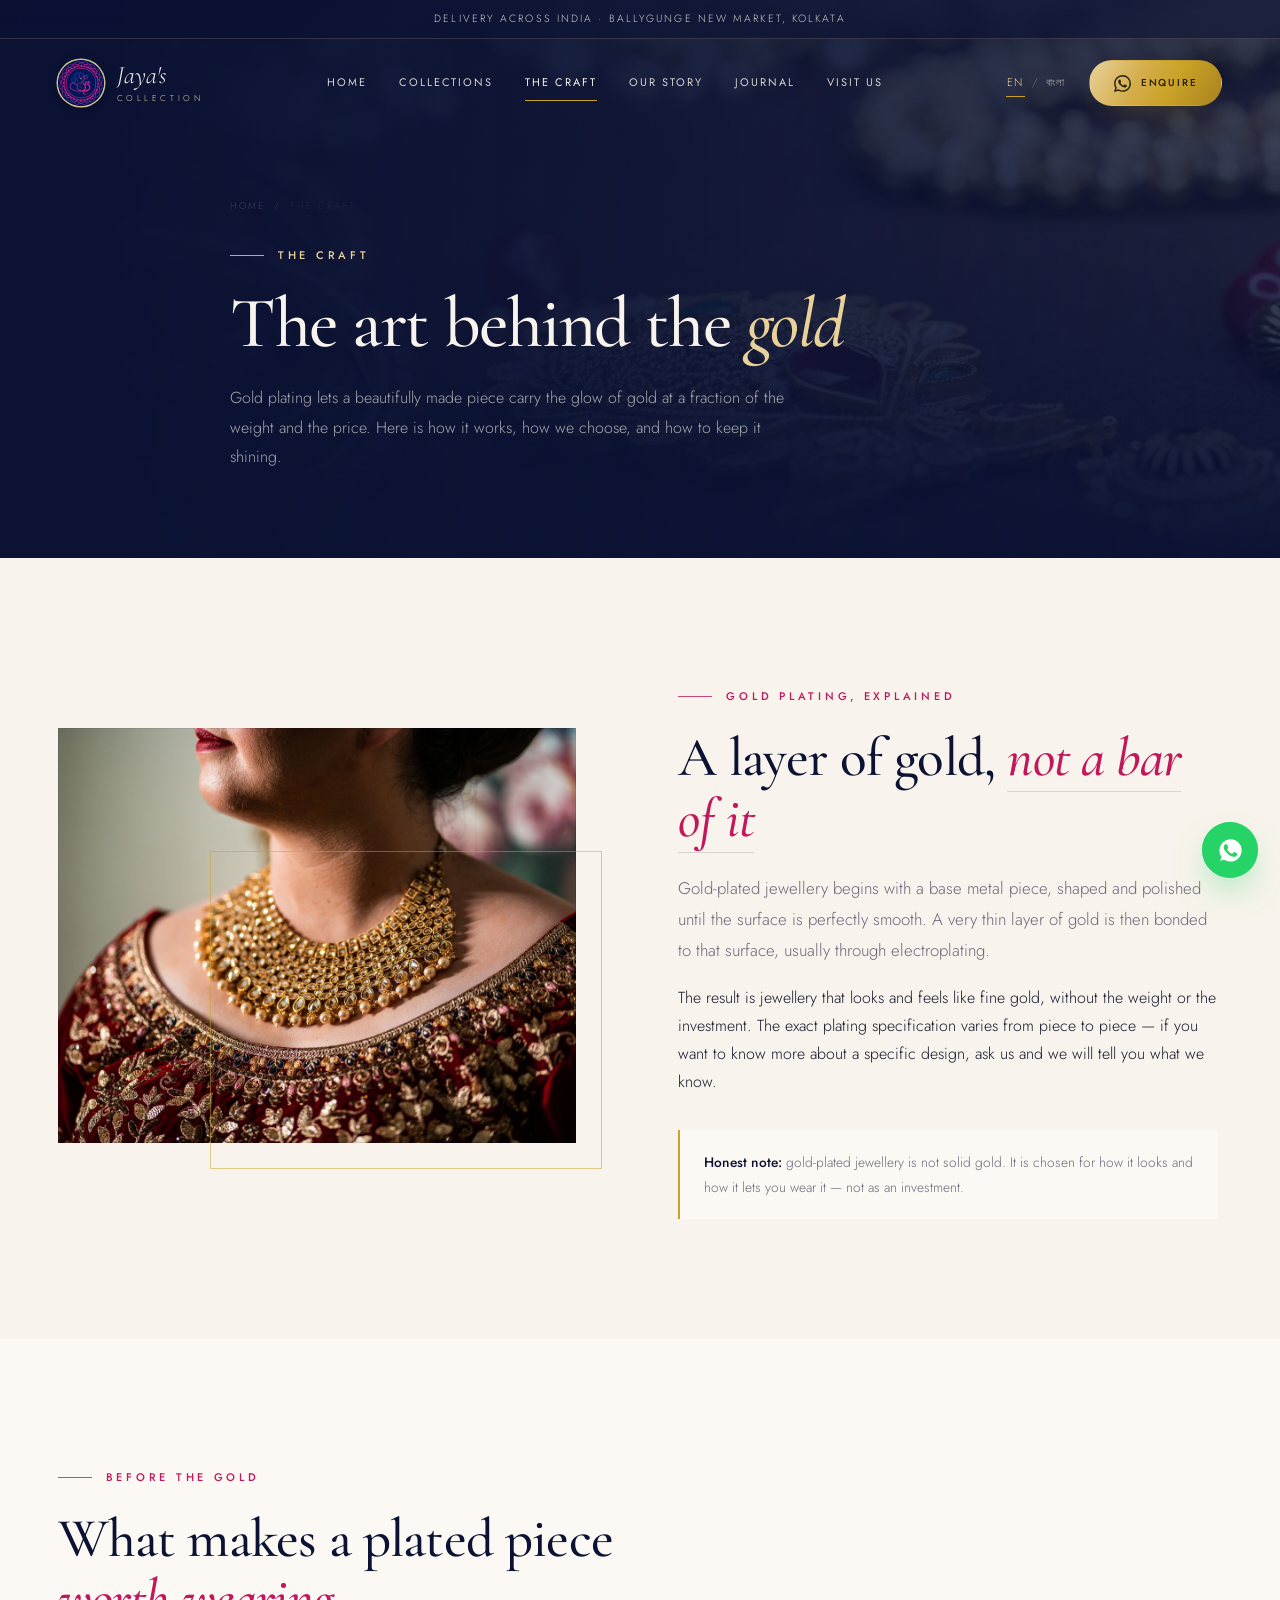
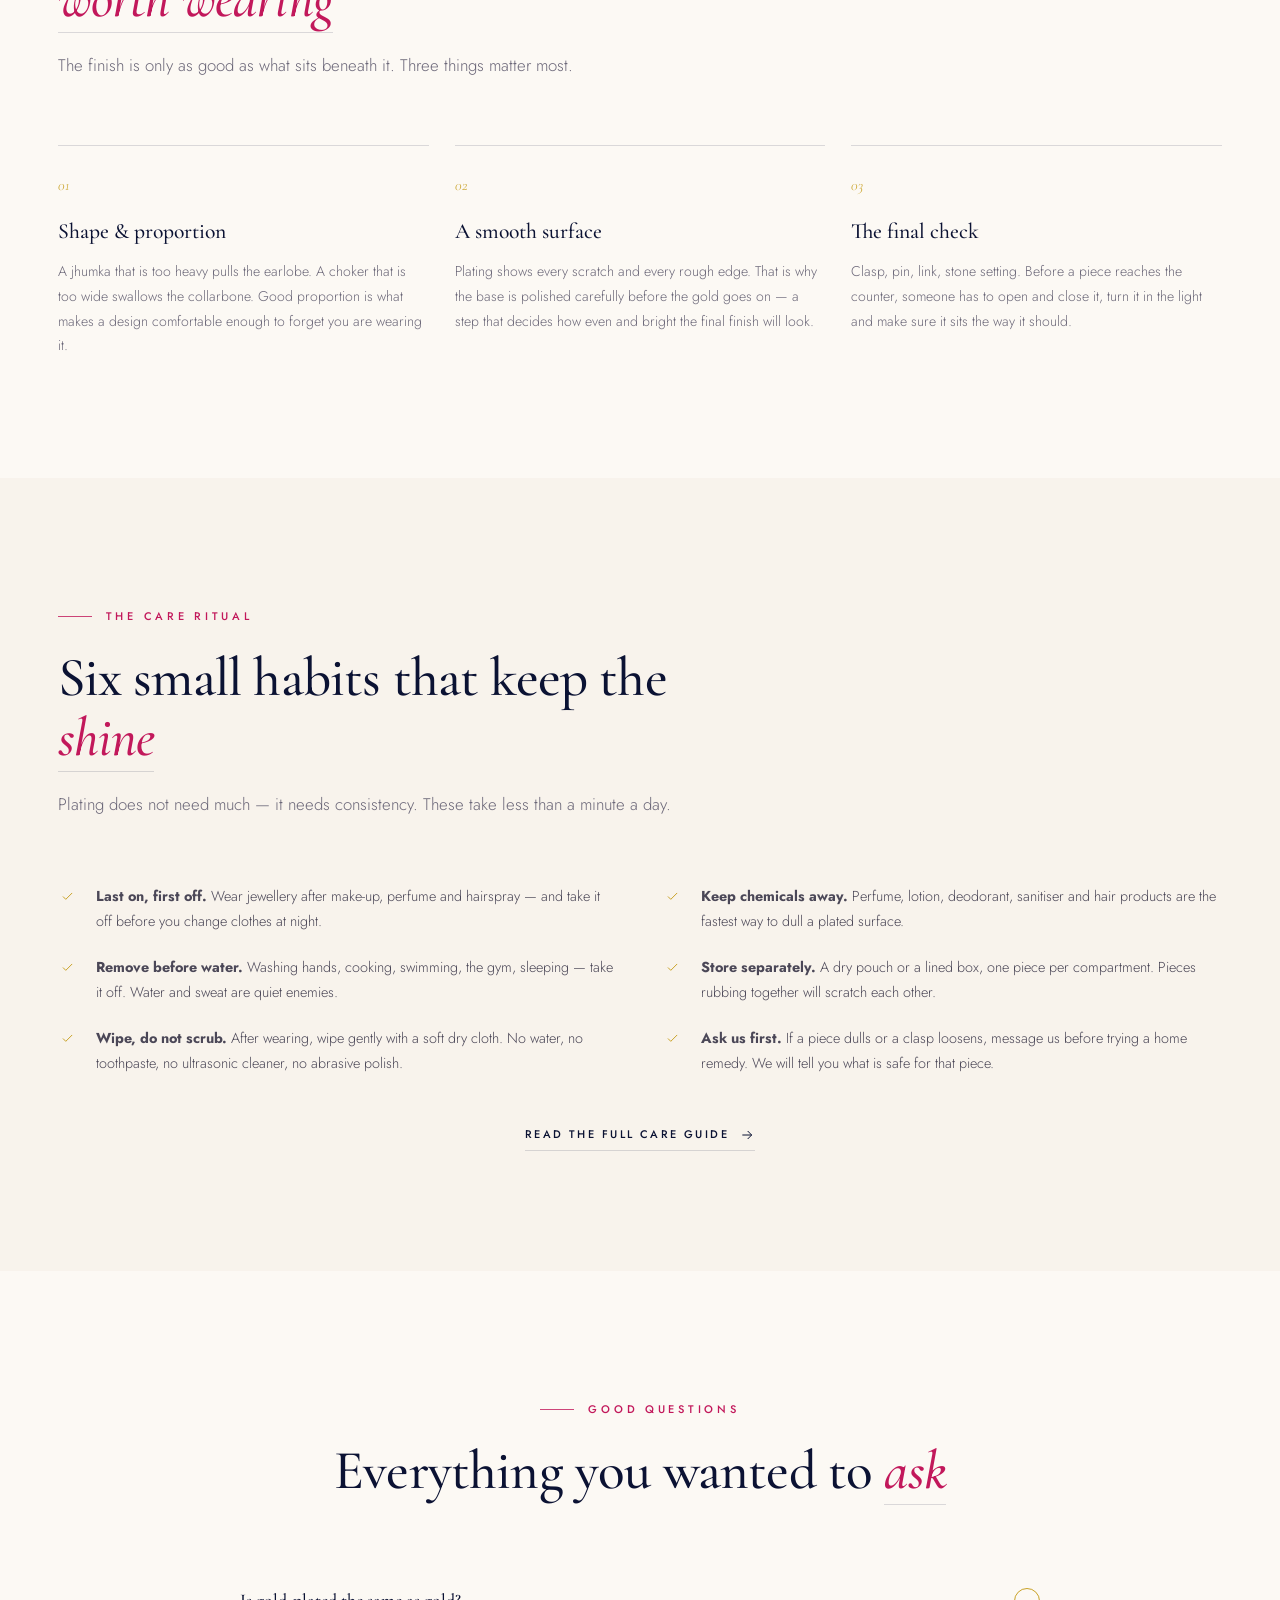
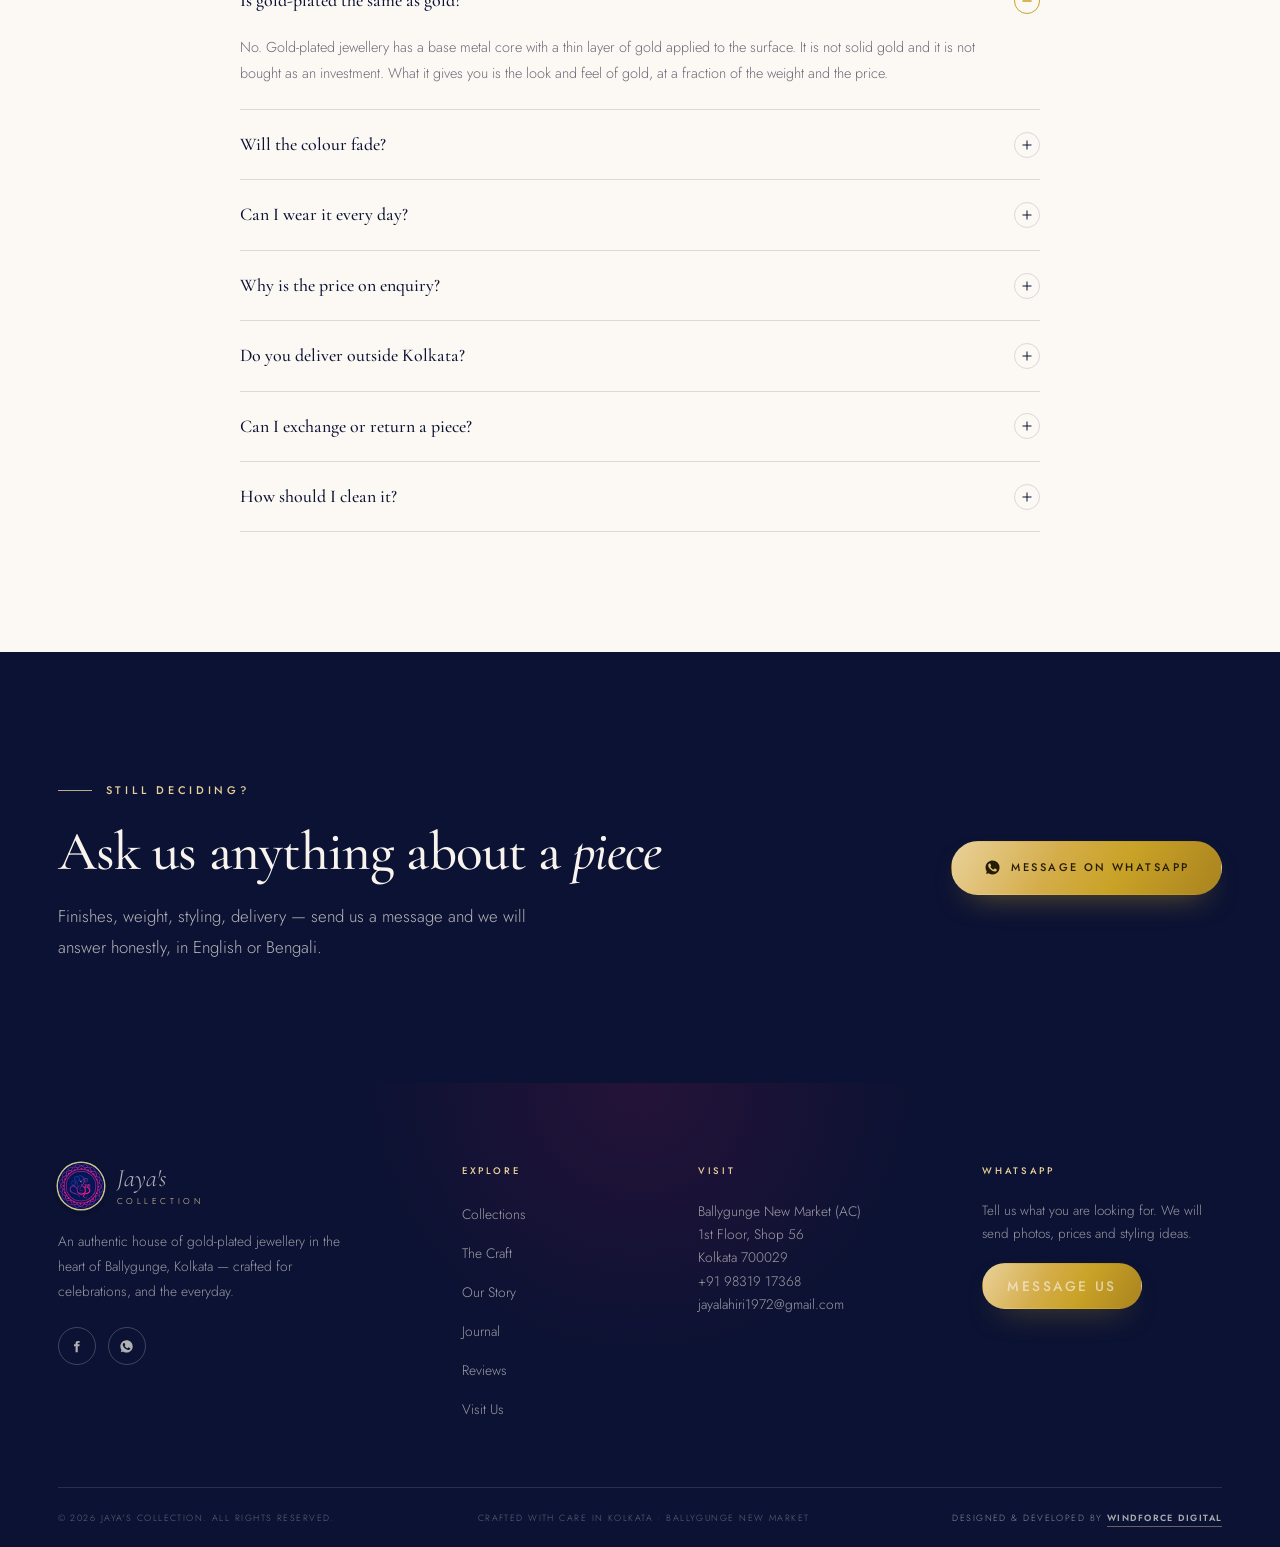
<file: craft.html>
<!DOCTYPE html>
<html lang="en" data-lang="en">
<head>
<meta charset="UTF-8">
<meta name="viewport" content="width=device-width, initial-scale=1">
<title>The Craft — Gold Plating &amp; Care | Jaya's Collection, Kolkata</title>
<meta name="description" content="How gold-plated jewellery is made, how to care for it, and honest answers to common questions. Jaya's Collection, Ballygunge New Market, Kolkata.">
<meta property="og:title" content="The Craft — Jaya's Collection">
<meta property="og:description" content="Gold plating explained, plus a simple care ritual that keeps the shine for longer.">
<meta property="og:type" content="article">
<meta property="og:image" content="https://jayascollection.shop/assets/img/craft.jpg">
<meta property="og:url" content="https://jayascollection.shop/craft.html">
<link rel="canonical" href="https://jayascollection.shop/craft.html">
<link rel="icon" type="image/png" sizes="32x32" href="assets/favicon-32.png">
<link rel="apple-touch-icon" sizes="180x180" href="assets/apple-touch-icon.png">
<link rel="preconnect" href="https://fonts.googleapis.com">
<link rel="preconnect" href="https://fonts.gstatic.com" crossorigin>
<link href="https://fonts.googleapis.com/css2?family=Cormorant+Garamond:ital,wght@0,400;0,500;0,600;1,400;1,500&family=Jost:wght@300;400;500;600&family=Noto+Sans+Bengali:wght@300;400;500&family=Noto+Serif+Bengali:wght@400;500;600&display=swap" rel="stylesheet">
<link rel="stylesheet" href="css/styles.css">
<script>document.documentElement.classList.add('js');</script>
</head>
<body>
<a class="skip-link" href="#main">Skip to content</a>

<header class="site-header" id="siteHeader">
  <div class="announce">
    <div class="container announce__inner">
      <span class="en">Delivery across India · Ballygunge New Market, Kolkata</span>
      <span class="bn" lang="bn">সারা ভারতে ডেলিভারি · বালিগঞ্জ নিউ মার্কেট, কলকাতা</span>
    </div>
  </div>
  <div class="nav-bar">
    <div class="container nav-bar__inner">
      <a class="brand" href="index.html" aria-label="Jaya's Collection home">
        <img class="brand__mark" src="assets/logo.png" alt="" width="46" height="46">
        <span class="brand__word"><span class="brand__script">Jaya's</span><span class="brand__caps">Collection</span></span>
      </a>
      <nav class="nav" aria-label="Primary">
        <a href="index.html"><span class="en">Home</span><span class="bn" lang="bn">হোম</span></a>
        <a href="collections.html"><span class="en">Collections</span><span class="bn" lang="bn">সংগ্রহ</span></a>
        <a href="craft.html" class="is-active"><span class="en">The Craft</span><span class="bn" lang="bn">কারিগরি</span></a>
        <a href="story.html"><span class="en">Our Story</span><span class="bn" lang="bn">আমাদের কথা</span></a>
        <a href="journal.html"><span class="en">Journal</span><span class="bn" lang="bn">জার্নাল</span></a>
        <a href="contact.html"><span class="en">Visit Us</span><span class="bn" lang="bn">ঠিকানা</span></a>
      </nav>
      <div class="nav-actions">
        <div class="lang" role="group" aria-label="Language">
          <button type="button" data-lang-btn="en" class="is-active">EN</button>
          <span aria-hidden="true">/</span>
          <button type="button" data-lang-btn="bn" lang="bn">বাংলা</button>
        </div>
        <a class="btn btn--gold btn--sm nav-wa" href="https://wa.me/919831917368?text=Hello%20Jaya%27s%20Collection!%20I%27d%20like%20to%20know%20more%20about%20your%20gold-plated%20jewellery." target="_blank" rel="noopener">
          <svg viewBox="0 0 24 24" fill="currentColor" aria-hidden="true"><path d="M17.472 14.382c-.297-.149-1.758-.867-2.03-.967-.273-.099-.471-.148-.67.15-.197.297-.767.966-.94 1.164-.173.199-.347.223-.644.075-.297-.15-1.255-.463-2.39-1.475-.883-.788-1.48-1.761-1.653-2.059-.173-.297-.018-.458.13-.606.134-.133.298-.347.446-.52.149-.174.198-.298.298-.497.099-.198.05-.371-.025-.52-.075-.149-.669-1.612-.916-2.207-.242-.579-.487-.5-.669-.51-.173-.008-.371-.01-.57-.01-.198 0-.52.074-.792.372-.272.297-1.04 1.016-1.04 2.479 0 1.462 1.065 2.875 1.213 3.074.149.198 2.096 3.2 5.077 4.487.709.306 1.262.489 1.694.625.712.227 1.36.195 1.871.118.571-.085 1.758-.719 2.006-1.413.248-.694.248-1.289.173-1.413-.074-.124-.272-.198-.57-.347m-5.421 7.403h-.004a9.87 9.87 0 01-5.031-1.378l-.361-.214-3.741.982.998-3.648-.235-.374a9.86 9.86 0 01-1.51-5.26c.001-5.45 4.436-9.884 9.888-9.884 2.64 0 5.122 1.03 6.988 2.898a9.825 9.825 0 012.893 6.994c-.003 5.45-4.437 9.884-9.885 9.884m8.413-18.297A11.815 11.815 0 0012.05 0C5.495 0 .16 5.335.157 11.892c0 2.096.547 4.142 1.588 5.945L.057 24l6.305-1.654a11.882 11.882 0 005.683 1.448h.005c6.554 0 11.89-5.335 11.893-11.893a11.821 11.821 0 00-3.48-8.413z"/></svg>
          <span class="en">Enquire</span><span class="bn" lang="bn">জিজ্ঞাসা</span>
        </a>
        <button class="menu-btn" id="menuBtn" aria-label="Open menu" aria-expanded="false" aria-controls="mobileMenu"><span></span><span></span></button>
      </div>
    </div>
  </div>
</header>

<div class="mobile-menu" id="mobileMenu" aria-hidden="true">
  <div class="mobile-menu__head">
    <a class="brand" href="index.html">
      <img class="brand__mark" src="assets/logo.png" alt="" width="46" height="46">
      <span class="brand__word"><span class="brand__script">Jaya's</span><span class="brand__caps">Collection</span></span>
    </a>
    <button class="mobile-menu__close" id="menuClose" aria-label="Close menu">✕</button>
  </div>
  <nav class="mobile-menu__nav" aria-label="Mobile">
    <a href="index.html"><span class="num">01</span><span class="en">Home</span><span class="bn" lang="bn">হোম</span></a>
    <a href="collections.html"><span class="num">02</span><span class="en">Collections</span><span class="bn" lang="bn">সংগ্রহ</span></a>
    <a href="craft.html"><span class="num">03</span><span class="en">The Craft</span><span class="bn" lang="bn">কারিগরি</span></a>
    <a href="story.html"><span class="num">04</span><span class="en">Our Story</span><span class="bn" lang="bn">আমাদের কথা</span></a>
    <a href="journal.html"><span class="num">05</span><span class="en">Journal</span><span class="bn" lang="bn">জার্নাল</span></a>
    <a href="contact.html"><span class="num">06</span><span class="en">Visit Us</span><span class="bn" lang="bn">ঠিকানা</span></a>
  </nav>
  <div class="mobile-menu__foot">
    <div class="lang" role="group" aria-label="Language">
      <button type="button" data-lang-btn="en" class="is-active">EN</button>
      <span aria-hidden="true">/</span>
      <button type="button" data-lang-btn="bn" lang="bn">বাংলা</button>
    </div>
    <a class="btn btn--gold btn--sm" href="https://wa.me/919831917368?text=Hello%20Jaya%27s%20Collection!%20I%27d%20like%20to%20know%20more%20about%20your%20gold-plated%20jewellery." target="_blank" rel="noopener">WhatsApp</a>
    <span class="mobile-menu__addr">Ballygunge New Market, Kolkata</span>
  </div>
</div>

<main id="main">

  <section class="page-hero">
    <div class="page-hero__bg"><img src="assets/img/craft.jpg" alt="" aria-hidden="true" width="1600" height="1067"></div>
    <div class="container page-hero__inner">
      <nav class="breadcrumb" aria-label="Breadcrumb">
        <a href="index.html"><span class="en">Home</span><span class="bn" lang="bn">হোম</span></a><span>/</span><span><span class="en">The Craft</span><span class="bn" lang="bn">কারিগরি</span></span>
      </nav>
      <span class="eyebrow"><span class="en">The craft</span><span class="bn" lang="bn">কারিগরি</span></span>
      <h1 class="page-hero__title">
        <span class="en">The art behind the <em>gold</em></span>
        <span class="bn" lang="bn">সোনালি <em>ফিনিশের</em> শিল্প</span>
      </h1>
      <p class="page-hero__text">
        <span class="en">Gold plating lets a beautifully made piece carry the glow of gold at a fraction of the weight and the price. Here is how it works, how we choose, and how to keep it shining.</span>
        <span class="bn" lang="bn">গোল্ড প্লেটিং একটি সুন্দরভাবে তৈরি গহনাকে সোনার দ্যুতি দেয় — অনেক কম ওজন আর অনেক কম দামে। এখানে জানুন এটি কীভাবে কাজ করে, আমরা কীভাবে বাছি, আর দ্যুতি কীভাবে ধরে রাখবেন।</span>
      </p>
    </div>
  </section>

  <section class="section">
    <div class="container split">
      <div class="split__media reveal">
        <div class="frame frame--landscape"><img src="assets/img/haar.jpg" alt="Gold-plated haar worn with a traditional outfit" loading="lazy" width="900" height="1200"></div>
      </div>
      <div class="split__body reveal" style="--d:.1s">
        <span class="eyebrow"><span class="en">Gold plating, explained</span><span class="bn" lang="bn">গোল্ড প্লেটিং, সহজ ভাষায়</span></span>
        <h2 class="h2">
          <span class="en">A layer of gold, <em class="acc">not a bar of it</em></span>
          <span class="bn" lang="bn">সোনার একটি <em class="acc">আস্তরণ</em>, সোনার চাঁই নয়</span>
        </h2>
        <p class="lead">
          <span class="en">Gold-plated jewellery begins with a base metal piece, shaped and polished until the surface is perfectly smooth. A very thin layer of gold is then bonded to that surface, usually through electroplating.</span>
          <span class="bn" lang="bn">গোল্ড-প্লেটেড গহনা শুরু হয় একটি বেস মেটাল দিয়ে, যা এমনভাবে গড়া ও পালিশ করা হয় যাতে পৃষ্ঠ একেবারে মসৃণ হয়। তারপর সেই পৃষ্ঠে সোনার খুব পাতলা একটি আস্তরণ বসানো হয়, সাধারণত ইলেক্ট্রোপ্লেটিং পদ্ধতিতে।</span>
        </p>
        <p>
          <span class="en">The result is jewellery that looks and feels like fine gold, without the weight or the investment. The exact plating specification varies from piece to piece — if you want to know more about a specific design, ask us and we will tell you what we know.</span>
          <span class="bn" lang="bn">ফলাফল এমন গহনা, যা দেখতে ও পরতে মহাগনার মতো লাগে — কিন্তু ওজন বা বিনিয়োগের বোঝা ছাড়াই। প্লেটিংয়ের সঠিক মাপ গহনা অনুযায়ী আলাদা হয় — কোনো নির্দিষ্ট ডিজাইন সম্পর্কে আরও জানতে চাইলে আমাদের জিজ্ঞাসা করুন, যা জানি তা বলব।</span>
        </p>
        <div class="note-card">
          <span class="en"><strong>Honest note:</strong> gold-plated jewellery is not solid gold. It is chosen for how it looks and how it lets you wear it — not as an investment.</span>
          <span class="bn" lang="bn"><strong>সৎ কথা:</strong> গোল্ড-প্লেটেড গহনা খাঁটি সোনা নয়। এটি বাছা হয় তার দেখতে কেমন লাগে আর যেভাবে পরা যায় তার জন্য — বিনিয়োগ হিসেবে নয়।</span>
        </div>
      </div>
    </div>
  </section>

  <section class="section section--cream">
    <div class="container">
      <div class="section-head reveal">
        <span class="eyebrow"><span class="en">Before the gold</span><span class="bn" lang="bn">সোনার আগে</span></span>
        <h2 class="h2">
          <span class="en">What makes a plated piece <em class="acc">worth wearing</em></span>
          <span class="bn" lang="bn">কোন গহনা <em class="acc">পরার মতো</em> হয়</span>
        </h2>
        <p class="lead">
          <span class="en">The finish is only as good as what sits beneath it. Three things matter most.</span>
          <span class="bn" lang="bn">আস্তরণ ততটাই ভালো, যতটা ভালো তার নিচের অংশ। তিনটি বিষয় সবচেয়ে জরুরি।</span>
        </p>
      </div>
      <div class="craft-steps">
        <div class="craft-step reveal">
          <h3><span class="en">Shape &amp; proportion</span><span class="bn" lang="bn">আকৃতি ও অনুপাত</span></h3>
          <p><span class="en">A jhumka that is too heavy pulls the earlobe. A choker that is too wide swallows the collarbone. Good proportion is what makes a design comfortable enough to forget you are wearing it.</span><span class="bn" lang="bn">অতিরিক্ত ভারী ঝুমকা কানের লতি টেনে ধরে। অতিরিক্ত চওড়া চোকার কলারবোন ঢেকে দেয়। ভালো অনুপাতই ডিজাইনকে এত আরামদায়ক করে যে গহনা পরা আছে, তা ভুলেই যান।</span></p>
        </div>
        <div class="craft-step reveal" style="--d:.08s">
          <h3><span class="en">A smooth surface</span><span class="bn" lang="bn">মসৃণ পৃষ্ঠ</span></h3>
          <p><span class="en">Plating shows every scratch and every rough edge. That is why the base is polished carefully before the gold goes on — a step that decides how even and bright the final finish will look.</span><span class="bn" lang="bn">প্লেটিং প্রতিটি আঁচড় আর প্রতিটি খসখসে প্রান্ত দেখিয়ে দেয়। তাই সোনা বসানোর আগে বেসটি যত্নে পালিশ করা হয় — এই ধাপই ঠিক করে দেয় শেষ ফিনিশ কতটা সমান ও উজ্জ্বল হবে।</span></p>
        </div>
        <div class="craft-step reveal" style="--d:.16s">
          <h3><span class="en">The final check</span><span class="bn" lang="bn">শেষ পরখ</span></h3>
          <p><span class="en">Clasp, pin, link, stone setting. Before a piece reaches the counter, someone has to open and close it, turn it in the light and make sure it sits the way it should.</span><span class="bn" lang="bn">ক্ল্যাপ, পিন, লিংক, পাথরের সেটিং। গহনা কাউন্টারে ওঠার আগে কাউকে তা খুলে-বন্ধ করে, আলোয় ঘুরিয়ে দেখে নিশ্চিত হতে হয় যে এটি ঠিকভাবে বসে।</span></p>
        </div>
      </div>
    </div>
  </section>

  <section class="section">
    <div class="container">
      <div class="section-head reveal">
        <span class="eyebrow"><span class="en">The care ritual</span><span class="bn" lang="bn">যত্নের অভ্যাস</span></span>
        <h2 class="h2">
          <span class="en">Six small habits that keep the <em class="acc">shine</em></span>
          <span class="bn" lang="bn">ছয়টি ছোট অভ্যাস, <em class="acc">দ্যুতি</em> ধরে রাখে</span>
        </h2>
        <p class="lead">
          <span class="en">Plating does not need much — it needs consistency. These take less than a minute a day.</span>
          <span class="bn" lang="bn">প্লেটিংয়ের বেশি কিছু দরকার নেই — দরকার শুধু নিয়মিত যত্ন। দিনে এক মিনিটেরও কম সময় লাগে।</span>
        </p>
      </div>
      <ul class="care-list">
        <li class="care-item"><svg viewBox="0 0 24 24" fill="none" stroke="currentColor" stroke-width="1.4" aria-hidden="true"><path d="M20 7l-9 9-4-4"/></svg><span><span class="en"><strong>Last on, first off.</strong> Wear jewellery after make-up, perfume and hairspray — and take it off before you change clothes at night.</span><span class="bn" lang="bn"><strong>সবার শেষে পরুন, সবার আগে খুলুন।</strong> মেকআপ, পারফিউম ও হেয়ারস্প্রে শেষ হওয়ার পর গহনা পরুন — রাতে কাপড় বদলানোর আগে খুলে ফেলুন।</span></span></li>
        <li class="care-item"><svg viewBox="0 0 24 24" fill="none" stroke="currentColor" stroke-width="1.4" aria-hidden="true"><path d="M20 7l-9 9-4-4"/></svg><span><span class="en"><strong>Keep chemicals away.</strong> Perfume, lotion, deodorant, sanitiser and hair products are the fastest way to dull a plated surface.</span><span class="bn" lang="bn"><strong>রাসায়নিক দূরে রাখুন।</strong> পারফিউম, লোশন, ডিওডোরেন্ট, স্যানিটাইজার আর চুলের প্রসাধনী — প্লেটেড পৃষ্ঠা ম্লান করার সবচেয়ে দ্রুত উপায় এগুলোই।</span></span></li>
        <li class="care-item"><svg viewBox="0 0 24 24" fill="none" stroke="currentColor" stroke-width="1.4" aria-hidden="true"><path d="M20 7l-9 9-4-4"/></svg><span><span class="en"><strong>Remove before water.</strong> Washing hands, cooking, swimming, the gym, sleeping — take it off. Water and sweat are quiet enemies.</span><span class="bn" lang="bn"><strong>জলের আগে খুলুন।</strong> হাত ধোয়া, রান্না, সাঁতার, জিম, ঘুম — আগে গহনা খুলে রাখুন। জল আর ঘাম নীরব শত্রু।</span></span></li>
        <li class="care-item"><svg viewBox="0 0 24 24" fill="none" stroke="currentColor" stroke-width="1.4" aria-hidden="true"><path d="M20 7l-9 9-4-4"/></svg><span><span class="en"><strong>Store separately.</strong> A dry pouch or a lined box, one piece per compartment. Pieces rubbing together will scratch each other.</span><span class="bn" lang="bn"><strong>আলাদা করে রাখুন।</strong> শুকনো পাউচ বা ভিতরে কাপড় দেওয়া বাক্স, প্রতিটি গহনা আলাদা ঘরে। একসঙ্গে ঘষা লাগলে গহনায় আঁচড় পড়ে।</span></span></li>
        <li class="care-item"><svg viewBox="0 0 24 24" fill="none" stroke="currentColor" stroke-width="1.4" aria-hidden="true"><path d="M20 7l-9 9-4-4"/></svg><span><span class="en"><strong>Wipe, do not scrub.</strong> After wearing, wipe gently with a soft dry cloth. No water, no toothpaste, no ultrasonic cleaner, no abrasive polish.</span><span class="bn" lang="bn"><strong>মুছুন, ঘষবেন না।</strong> পরার পরে নরম শুকনো কাপড়ে আলতো করে মুছুন। জল নয়, টুথপেস্ট নয়, আল্ট্রাসনিক ক্লিনার নয়, ঘষামাজা পলিশ নয়।</span></span></li>
        <li class="care-item"><svg viewBox="0 0 24 24" fill="none" stroke="currentColor" stroke-width="1.4" aria-hidden="true"><path d="M20 7l-9 9-4-4"/></svg><span><span class="en"><strong>Ask us first.</strong> If a piece dulls or a clasp loosens, message us before trying a home remedy. We will tell you what is safe for that piece.</span><span class="bn" lang="bn"><strong>আগে আমাদের জিজ্ঞাসা করুন।</strong> গহনা ম্লান হলে বা ক্ল্যাপ ঢিলে হলে ঘরোয়া টোটকা না করে আমাদের মেসেজ করুন। ওই গহনার জন্য কী নিরাপদ, তা বলে দেব।</span></span></li>
      </ul>
      <div class="center" style="margin-top:44px">
        <a class="link-arrow" href="journal.html#care"><span class="en">Read the full care guide</span><span class="bn" lang="bn">সম্পূর্ণ যত্ন নির্দেশিকা পড়ুন</span><svg viewBox="0 0 24 24" fill="none" stroke="currentColor" stroke-width="1.5" aria-hidden="true"><path d="M5 12h14M13 6l6 6-6 6"/></svg></a>
      </div>
    </div>
  </section>

  <section class="section section--cream">
    <div class="container">
      <div class="section-head section-head--center reveal">
        <span class="eyebrow eyebrow--center"><span class="en">Good questions</span><span class="bn" lang="bn">সাধারণ প্রশ্ন</span></span>
        <h2 class="h2">
          <span class="en">Everything you wanted to <em class="acc">ask</em></span>
          <span class="bn" lang="bn">যা <em class="acc">জিজ্ঞাসা</em> করতে চেয়েছিলেন</span>
        </h2>
      </div>
      <div class="faq accordion">
        <div class="acc" data-open="true">
          <button class="acc__head" type="button" aria-expanded="true"><span><span class="en">Is gold-plated the same as gold?</span><span class="bn" lang="bn">গোল্ড-প্লেটেড আর সোনা কি এক?</span></span><span class="acc__icon" aria-hidden="true"></span></button>
          <div class="acc__panel">
            <div class="acc__inner">
              <span class="en">No. Gold-plated jewellery has a base metal core with a thin layer of gold applied to the surface. It is not solid gold and it is not bought as an investment. What it gives you is the look and feel of gold, at a fraction of the weight and the price.</span>
              <span class="bn" lang="bn">না। গোল্ড-প্লেটেড গহনার ভিতরে থাকে বেস মেটাল, আর তার পৃষ্ঠে সোনার একটি পাতলা আস্তরণ। এটি খাঁটি সোনা নয়, বিনিয়োগ হিসেবেও কেনা হয় না। এটি আপনাকে দেয় সোনার চেহারা ও অনুভূতি — অনেক কম ওজন আর অনেক কম দামে।</span>
            </div>
          </div>
        </div>
        <div class="acc">
          <button class="acc__head" type="button" aria-expanded="false"><span><span class="en">Will the colour fade?</span><span class="bn" lang="bn">রং কি উঠে যাবে?</span></span><span class="acc__icon" aria-hidden="true"></span></button>
          <div class="acc__panel">
            <div class="acc__inner">
              <span class="en">Any plated finish changes over time with wear. How long it stays bright depends on the piece, how often you wear it and how carefully you care for it. If you are considering a specific design, ask us — we will tell you what to expect rather than promise it will last forever.</span>
              <span class="bn" lang="bn">যেকোনো প্লেটেড ফিনিশ পরার সঙ্গে সময়ের সাথে বদলায়। কতদিন উজ্জ্বল থাকবে তা নির্ভর করে গহনা, কত ঘন ঘন পরছেন আর কত যত্ন নিচ্ছেন তার ওপর। নির্দিষ্ট কোনো ডিজাইন ভাবছেন? আমাদের জিজ্ঞাসা করুন — চিরকাল থাকবে বলে প্রতিশ্রুতি না দিয়ে, কী আশা করতে পারেন তা বলব।</span>
            </div>
          </div>
        </div>
        <div class="acc">
          <button class="acc__head" type="button" aria-expanded="false"><span><span class="en">Can I wear it every day?</span><span class="bn" lang="bn">প্রতিদিন পরতে পারব?</span></span><span class="acc__icon" aria-hidden="true"></span></button>
          <div class="acc__panel">
            <div class="acc__inner">
              <span class="en">Many of our designs are chosen for regular wear — light jhumkas, slim bangles, simple pendants. The rule is simple: remove before water, perfume, workouts and sleep, and the finish will stay brighter for longer.</span>
              <span class="bn" lang="bn">আমাদের অনেক ডিজাইনই রোজকার পরার জন্য বাছা — হালকা ঝুমকা, পাতলা চুড়ি, সাধারণ পেন্ডেন্ট। নিয়ম সহজ: জল, পারফিউম, ব্যায়াম আর ঘুমের আগে খুলে রাখুন, ফিনিশ অনেকদিন উজ্জ্বল থাকবে।</span>
            </div>
          </div>
        </div>
        <div class="acc">
          <button class="acc__head" type="button" aria-expanded="false"><span><span class="en">Why is the price on enquiry?</span><span class="bn" lang="bn">দাম কেন জিজ্ঞাসা করে জানতে হয়?</span></span><span class="acc__icon" aria-hidden="true"></span></button>
          <div class="acc__panel">
            <div class="acc__inner">
              <span class="en">Because designs and stock change often, and we would rather quote you the correct price for the piece you are actually looking at. Send us the piece name or a screenshot on WhatsApp and we will reply with the current price and availability.</span>
              <span class="bn" lang="bn">কারণ ডিজাইন ও স্টক প্রায়ই বদলায়, আর আমরা আপনার সামনে থাকা গহনার সঠিক দামই বলতে চাই। হোয়াটসঅ্যাপে গহনার নাম বা স্ক্রিনশট পাঠান — বর্তমান দাম ও স্টক জানিয়ে দেব।</span>
            </div>
          </div>
        </div>
        <div class="acc">
          <button class="acc__head" type="button" aria-expanded="false"><span><span class="en">Do you deliver outside Kolkata?</span><span class="bn" lang="bn">কলকাতার বাইরে ডেলিভারি হয়?</span></span><span class="acc__icon" aria-hidden="true"></span></button>
          <div class="acc__panel">
            <div class="acc__inner">
              <span class="en">Yes — we deliver across India. Message us with your pin code and the piece you are interested in, and we will confirm the delivery details before you order.</span>
              <span class="bn" lang="bn">হ্যাঁ — সারা ভারতে ডেলিভারি হয়। আপনার পিন কোড আর পছন্দের গহনা জানিয়ে মেসেজ করুন, অর্ডারের আগেই ডেলিভারির বিস্তারিত জানিয়ে দেব।</span>
            </div>
          </div>
        </div>
        <div class="acc">
          <button class="acc__head" type="button" aria-expanded="false"><span><span class="en">Can I exchange or return a piece?</span><span class="bn" lang="bn">গহনা বদল বা ফেরত দেওয়া যায়?</span></span><span class="acc__icon" aria-hidden="true"></span></button>
          <div class="acc__panel">
            <div class="acc__inner">
              <span class="en">Exchange and return options can differ from piece to piece. Please message us before you buy and we will explain exactly what applies to the piece you have chosen — no assumptions, no surprises.</span>
              <span class="bn" lang="bn">গহনা অনুযায়ী বদল বা ফেরতের নিয়ম আলাদা হতে পারে। কেনার আগেই আমাদের মেসেজ করুন — আপনার বাছা গহনার জন্য ঠিক কী প্রযোজ্য, তা স্পষ্টভাবে বলে দেব। কোনো অনুমান নয়, কোনো অবাক হওয়ার কিছু নয়।</span>
            </div>
          </div>
        </div>
        <div class="acc">
          <button class="acc__head" type="button" aria-expanded="false"><span><span class="en">How should I clean it?</span><span class="bn" lang="bn">পরিষ্কার কীভাবে করব?</span></span><span class="acc__icon" aria-hidden="true"></span></button>
          <div class="acc__panel">
            <div class="acc__inner">
              <span class="en">A soft, dry cloth is all you need. Avoid water, perfume, toothpaste, abrasive polish and ultrasonic cleaners — they can wear away the plating. For anything stubborn, ask us first.</span>
              <span class="bn" lang="bn">নরম, শুকনো কাপড়ই যথেষ্ট। জল, পারফিউম, টুথপেস্ট, ঘষামাজা পলিশ আর আল্ট্রাসনিক ক্লিনার এড়িয়ে চলুন — এগুলো প্লেটিং ক্ষয় করে। জেদি কিছু হলে আগে আমাদের জিজ্ঞাসা করুন।</span>
            </div>
          </div>
        </div>
      </div>
    </div>
  </section>

  <section class="section section--navy">
    <div class="container cta-band">
      <div class="reveal">
        <span class="eyebrow"><span class="en">Still deciding?</span><span class="bn" lang="bn">এখনও ভাবছেন?</span></span>
        <h2 class="h2">
          <span class="en">Ask us anything about a <em>piece</em></span>
          <span class="bn" lang="bn">যেকোনো গহনা সম্পর্কে <em>জিজ্ঞাসা করুন</em></span>
        </h2>
        <p class="lead" style="max-width:520px;margin-top:18px">
          <span class="en">Finishes, weight, styling, delivery — send us a message and we will answer honestly, in English or Bengali.</span>
          <span class="bn" lang="bn">ফিনিশ, ওজন, স্টাইলিং, ডেলিভারি — মেসেজ করুন, ইংরেজি বা বাংলায় সৎ উত্তর পাবেন।</span>
        </p>
      </div>
      <div class="reveal" style="--d:.1s">
        <a class="btn btn--gold" href="https://wa.me/919831917368?text=Hello%20Jaya%27s%20Collection!%20I%20have%20a%20question%20about%20a%20piece." target="_blank" rel="noopener">
          <svg viewBox="0 0 24 24" fill="currentColor" aria-hidden="true"><path d="M17.472 14.382c-.297-.149-1.758-.867-2.03-.967-.273-.099-.471-.148-.67.15-.197.297-.767.966-.94 1.164-.173.199-.347.223-.644.075-.297-.15-1.255-.463-2.39-1.475-.883-.788-1.48-1.761-1.653-2.059-.173-.297-.018-.458.13-.606.134-.133.298-.347.446-.52.149-.174.198-.298.298-.497.099-.198.05-.371-.025-.52-.075-.149-.669-1.612-.916-2.207-.242-.579-.487-.5-.669-.51-.173-.008-.371-.01-.57-.01-.198 0-.52.074-.792.372-.272.297-1.04 1.016-1.04 2.479 0 1.462 1.065 2.875 1.213 3.074.149.198 2.096 3.2 5.077 4.487.709.306 1.262.489 1.694.625.712.227 1.36.195 1.871.118.571-.085 1.758-.719 2.006-1.413.248-.694.248-1.289.173-1.413-.074-.124-.272-.198-.57-.347m-5.421 7.403h-.004a9.87 9.87 0 01-5.031-1.378l-.361-.214-3.741.982.998-3.648-.235-.374a9.86 9.86 0 01-1.51-5.26c.001-5.45 4.436-9.884 9.888-9.884 2.64 0 5.122 1.03 6.988 2.898a9.825 9.825 0 012.893 6.994c-.003 5.45-4.437 9.884-9.885 9.884"/></svg>
          <span class="en">Message on WhatsApp</span><span class="bn" lang="bn">হোয়াটসঅ্যাপে মেসেজ</span>
        </a>
      </div>
    </div>
  </section>

</main>

<footer class="footer">
  <div class="container footer__grid">
    <div class="footer__brand">
      <a class="brand" href="index.html">
        <img class="brand__mark" src="assets/logo.png" alt="" width="46" height="46">
        <span class="brand__word"><span class="brand__script">Jaya's</span><span class="brand__caps">Collection</span></span>
      </a>
      <p>
        <span class="en">An authentic house of gold-plated jewellery in the heart of Ballygunge, Kolkata — crafted for celebrations, and the everyday.</span>
        <span class="bn" lang="bn">বালিগঞ্জ, কলকাতার প্রাণকেন্দ্রে গোল্ড-প্লেটেড গহনার বিশ্বস্ত ঠিকানা — উৎসব আর রোজকার জন্য তৈরি।</span>
      </p>
      <div class="footer__social">
        <a href="https://www.facebook.com/people/Jayas-Collection/61576726888077/" target="_blank" rel="noopener" aria-label="Jaya's Collection on Facebook">
          <svg viewBox="0 0 24 24" fill="currentColor"><path d="M14 8.5V6.8c0-.7.4-1 1.1-1H17V3h-2.5C11.8 3 10.5 4.4 10.5 6.6v1.9H8v3h2.5V21h3.5v-9.5h2.6l.4-3H14z"/></svg>
        </a>
        <a href="https://wa.me/919831917368" target="_blank" rel="noopener" aria-label="Jaya's Collection on WhatsApp">
          <svg viewBox="0 0 24 24" fill="currentColor"><path d="M17.472 14.382c-.297-.149-1.758-.867-2.03-.967-.273-.099-.471-.148-.67.15-.197.297-.767.966-.94 1.164-.173.199-.347.223-.644.075-.297-.15-1.255-.463-2.39-1.475-.883-.788-1.48-1.761-1.653-2.059-.173-.297-.018-.458.13-.606.134-.133.298-.347.446-.52.149-.174.198-.298.298-.497.099-.198.05-.371-.025-.52-.075-.149-.669-1.612-.916-2.207-.242-.579-.487-.5-.669-.51-.173-.008-.371-.01-.57-.01-.198 0-.52.074-.792.372-.272.297-1.04 1.016-1.04 2.479 0 1.462 1.065 2.875 1.213 3.074.149.198 2.096 3.2 5.077 4.487.709.306 1.262.489 1.694.625.712.227 1.36.195 1.871.118.571-.085 1.758-.719 2.006-1.413.248-.694.248-1.289.173-1.413-.074-.124-.272-.198-.57-.347m-5.421 7.403h-.004a9.87 9.87 0 01-5.031-1.378l-.361-.214-3.741.982.998-3.648-.235-.374a9.86 9.86 0 01-1.51-5.26c.001-5.45 4.436-9.884 9.888-9.884 2.64 0 5.122 1.03 6.988 2.898a9.825 9.825 0 012.893 6.994c-.003 5.45-4.437 9.884-9.885 9.884"/></svg>
        </a>
      </div>
    </div>
    <div class="footer__col">
      <h4>Explore</h4>
      <ul>
        <li><a href="collections.html"><span class="en">Collections</span><span class="bn" lang="bn">সংগ্রহ</span></a></li>
        <li><a href="craft.html"><span class="en">The Craft</span><span class="bn" lang="bn">কারিগরি</span></a></li>
        <li><a href="story.html"><span class="en">Our Story</span><span class="bn" lang="bn">আমাদের কথা</span></a></li>
        <li><a href="journal.html"><span class="en">Journal</span><span class="bn" lang="bn">জার্নাল</span></a></li>
        <li><a href="index.html#reviews"><span class="en">Reviews</span><span class="bn" lang="bn">রিভিউ</span></a></li>
        <li><a href="contact.html"><span class="en">Visit Us</span><span class="bn" lang="bn">ঠিকানা</span></a></li>
      </ul>
    </div>
    <div class="footer__col">
      <h4>Visit</h4>
      <p>Ballygunge New Market (AC)<br>1st Floor, Shop 56<br>Kolkata 700029</p>
      <p><a href="tel:+919831917368">+91 98319 17368</a></p>
      <p><a href="mailto:jayalahiri1972@gmail.com">jayalahiri1972@gmail.com</a></p>
    </div>
    <div class="footer__col footer__cta">
      <h4>WhatsApp</h4>
      <p><span class="en">Tell us what you are looking for. We will send photos, prices and styling ideas.</span><span class="bn" lang="bn">আপনি কী খুঁজছেন জানান। ছবি, দাম আর স্টাইলিং আইডিয়া পাঠাব।</span></p>
      <a class="btn btn--gold btn--sm" href="https://wa.me/919831917368?text=Hello%20Jaya%27s%20Collection!%20I%27d%20like%20to%20know%20more%20about%20your%20gold-plated%20jewellery." target="_blank" rel="noopener"><span class="en">Message us</span><span class="bn" lang="bn">মেসেজ করুন</span></a>
    </div>
  </div>
  <div class="container footer__bottom">
    <p>© <span id="year">2026</span> Jaya's Collection. All rights reserved.</p>
    <p><span class="en">Crafted with care in Kolkata · Ballygunge New Market</span><span class="bn" lang="bn">কলকাতায় যত্নে তৈরি · বালিগঞ্জ নিউ মার্কেট</span></p>
    <p class="footer__credit"><span class="en">Designed &amp; developed by <a href="https://windforcedigital.com" target="_blank" rel="noopener"><strong>Windforce Digital</strong></a></span><span class="bn" lang="bn">ডিজাইন ও ডেভেলপমেন্ট — <a href="https://windforcedigital.com" target="_blank" rel="noopener"><strong>Windforce Digital</strong></a></span></p>
  </div>
</footer>

<a class="wa-float" href="https://wa.me/919831917368?text=Hello%20Jaya%27s%20Collection!%20I%27d%20like%20to%20know%20more%20about%20your%20gold-plated%20jewellery." target="_blank" rel="noopener" aria-label="Chat with Jaya's Collection on WhatsApp">
  <svg viewBox="0 0 24 24" fill="currentColor" aria-hidden="true"><path d="M17.472 14.382c-.297-.149-1.758-.867-2.03-.967-.273-.099-.471-.148-.67.15-.197.297-.767.966-.94 1.164-.173.199-.347.223-.644.075-.297-.15-1.255-.463-2.39-1.475-.883-.788-1.48-1.761-1.653-2.059-.173-.297-.018-.458.13-.606.134-.133.298-.347.446-.52.149-.174.198-.298.298-.497.099-.198.05-.371-.025-.52-.075-.149-.669-1.612-.916-2.207-.242-.579-.487-.5-.669-.51-.173-.008-.371-.01-.57-.01-.198 0-.52.074-.792.372-.272.297-1.04 1.016-1.04 2.479 0 1.462 1.065 2.875 1.213 3.074.149.198 2.096 3.2 5.077 4.487.709.306 1.262.489 1.694.625.712.227 1.36.195 1.871.118.571-.085 1.758-.719 2.006-1.413.248-.694.248-1.289.173-1.413-.074-.124-.272-.198-.57-.347m-5.421 7.403h-.004a9.87 9.87 0 01-5.031-1.378l-.361-.214-3.741.982.998-3.648-.235-.374a9.86 9.86 0 01-1.51-5.26c.001-5.45 4.436-9.884 9.888-9.884 2.64 0 5.122 1.03 6.988 2.898a9.825 9.825 0 012.893 6.994c-.003 5.45-4.437 9.884-9.885 9.884"/></svg>
</a>

<script src="js/data.js"></script>
<script src="js/main.js"></script>
</body>
</html>
</file>
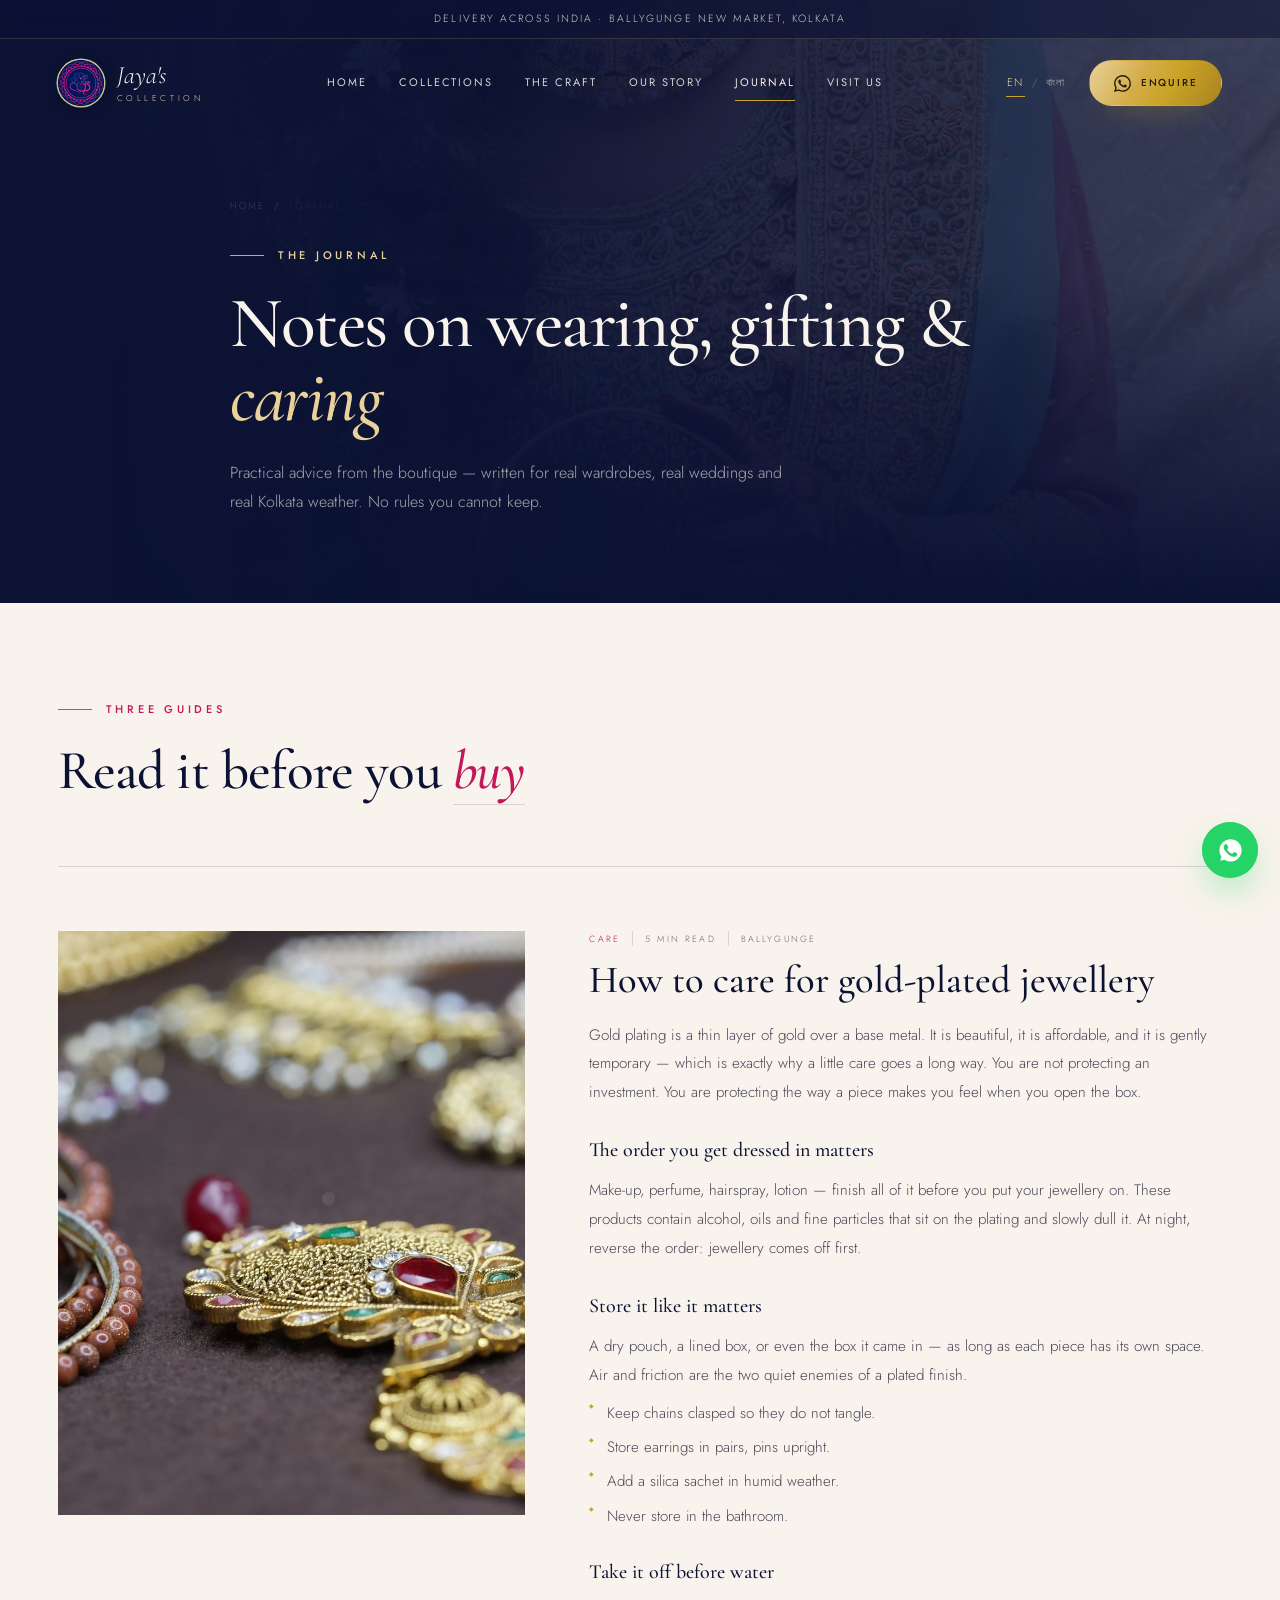
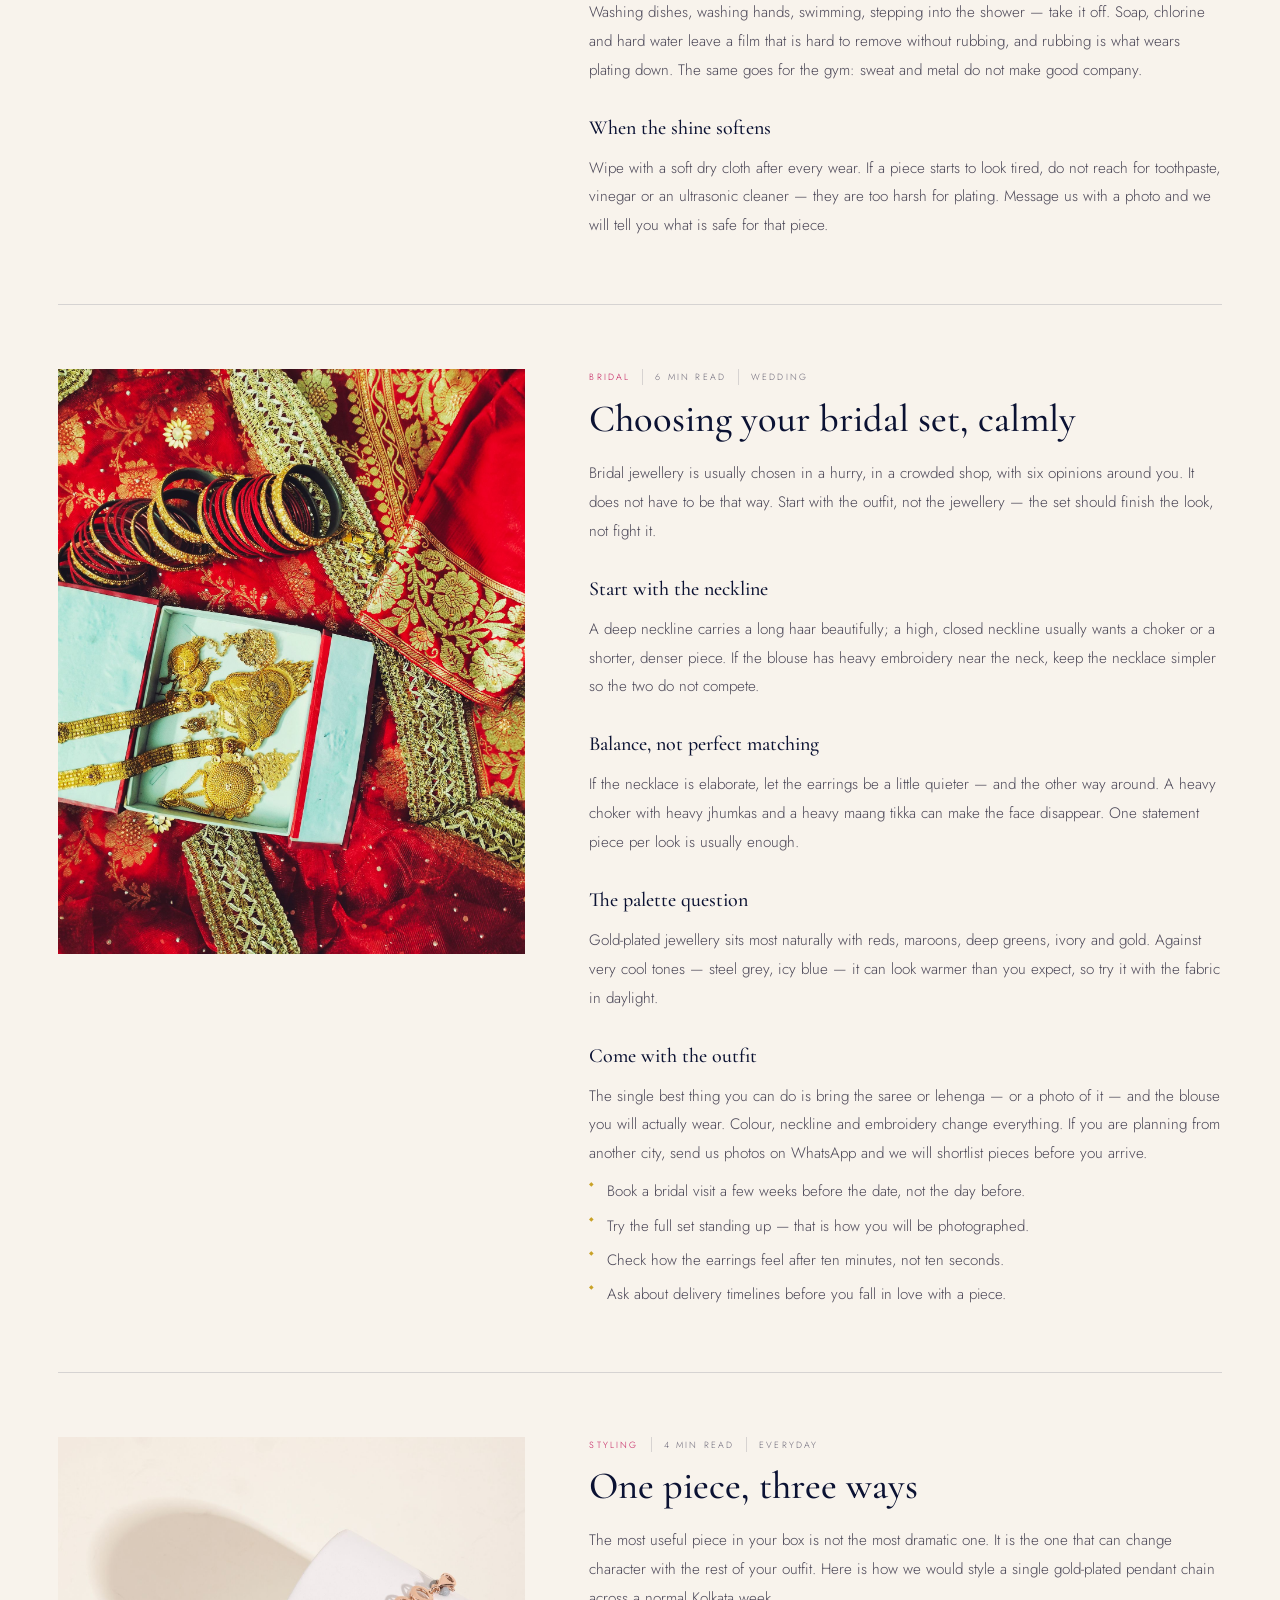
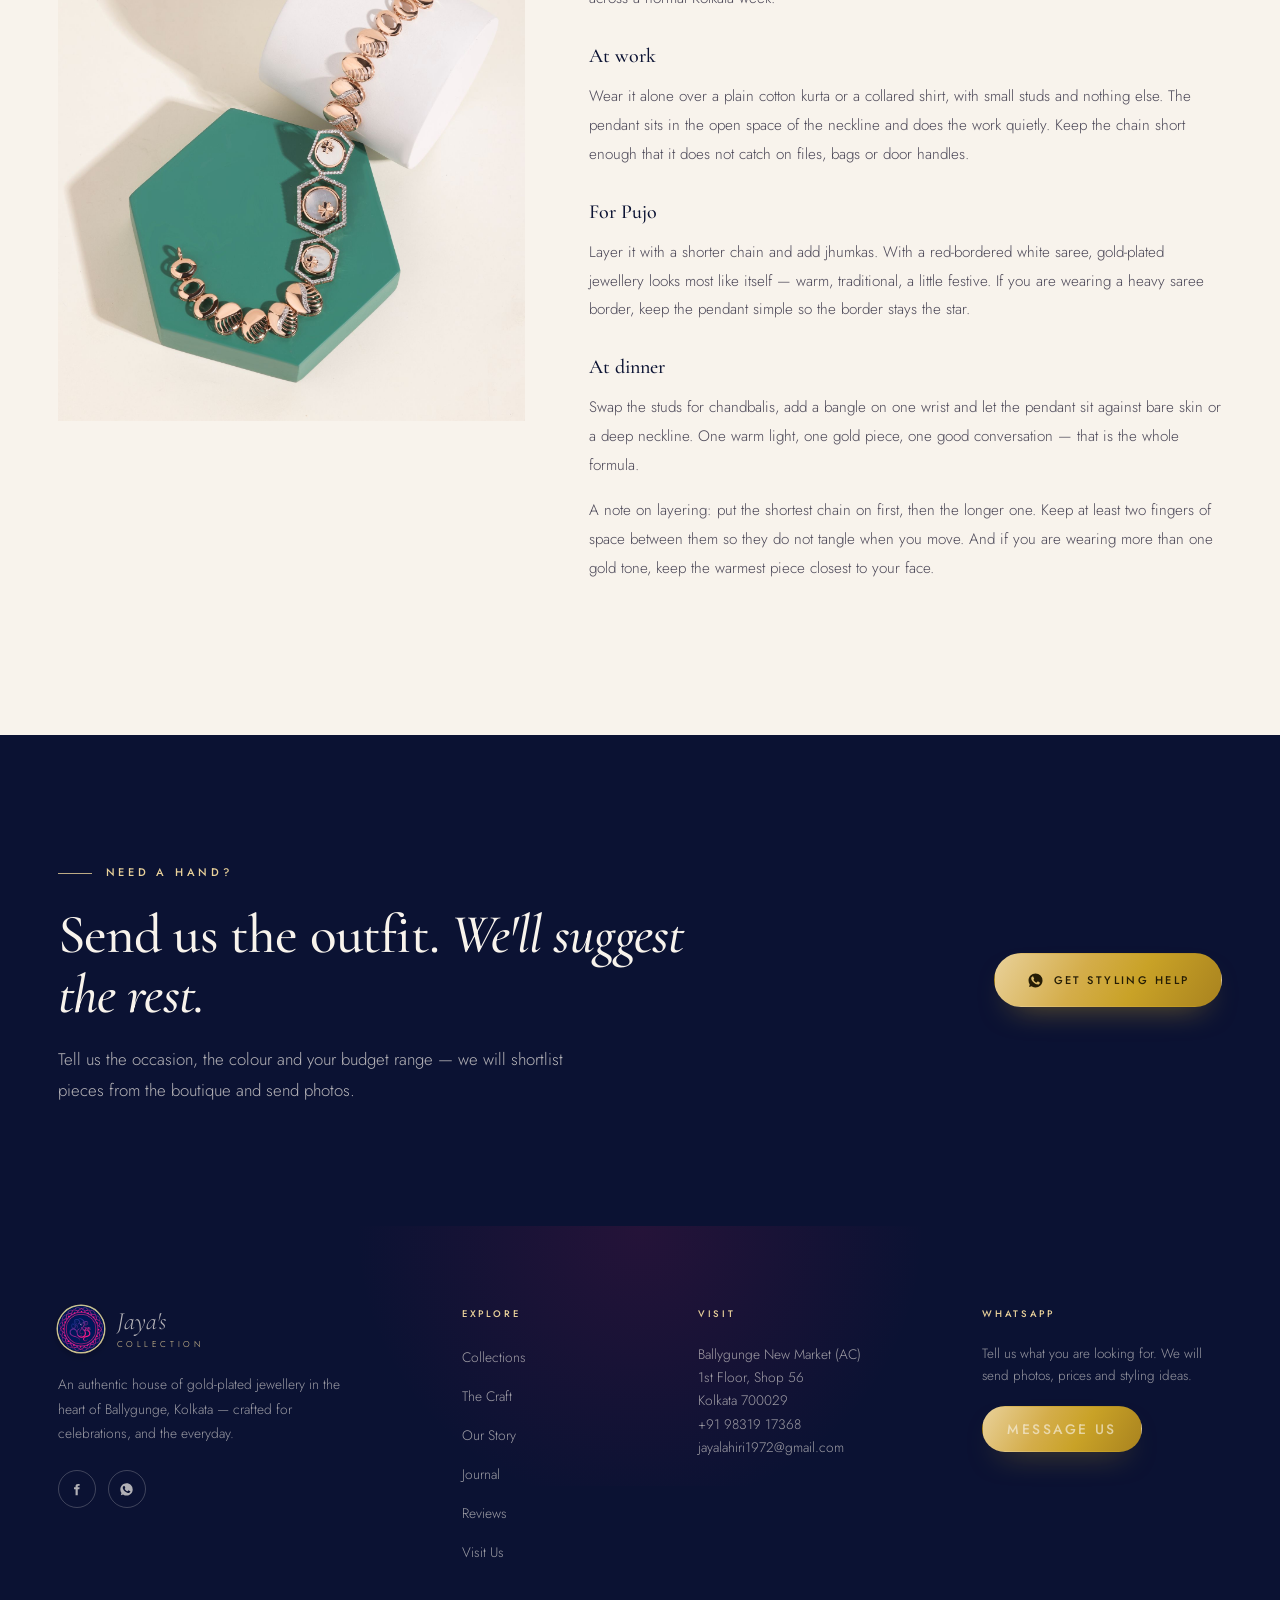
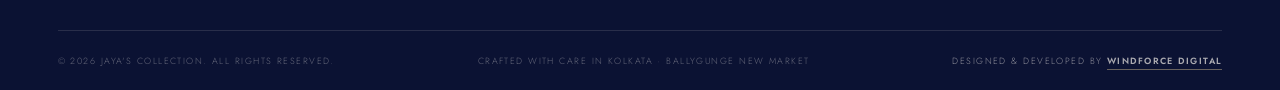
<file: journal.html>
<!DOCTYPE html>
<html lang="en" data-lang="en">
<head>
<meta charset="UTF-8">
<meta name="viewport" content="width=device-width, initial-scale=1">
<title>Journal — Care, Bridal &amp; Styling Notes | Jaya's Collection</title>
<meta name="description" content="The Jaya's Collection journal — how to care for gold-plated jewellery, how to choose a bridal set, and how to style one piece three ways. Written in Ballygunge, Kolkata.">
<meta property="og:title" content="The Journal — Jaya's Collection">
<meta property="og:description" content="Care, bridal and styling notes from a gold-plated jewellery house in Ballygunge, Kolkata.">
<meta property="og:type" content="article">
<meta property="og:image" content="https://jayascollection.shop/assets/img/craft.jpg">
<meta property="og:url" content="https://jayascollection.shop/journal.html">
<link rel="canonical" href="https://jayascollection.shop/journal.html">
<link rel="icon" type="image/png" sizes="32x32" href="assets/favicon-32.png">
<link rel="apple-touch-icon" sizes="180x180" href="assets/apple-touch-icon.png">
<link rel="preconnect" href="https://fonts.googleapis.com">
<link rel="preconnect" href="https://fonts.gstatic.com" crossorigin>
<link href="https://fonts.googleapis.com/css2?family=Cormorant+Garamond:ital,wght@0,400;0,500;0,600;1,400;1,500&family=Jost:wght@300;400;500;600&family=Noto+Sans+Bengali:wght@300;400;500&family=Noto+Serif+Bengali:wght@400;500;600&display=swap" rel="stylesheet">
<link rel="stylesheet" href="css/styles.css">
<script>document.documentElement.classList.add('js');</script>
</head>
<body>
<a class="skip-link" href="#main">Skip to content</a>

<header class="site-header" id="siteHeader">
  <div class="announce">
    <div class="container announce__inner">
      <span class="en">Delivery across India · Ballygunge New Market, Kolkata</span>
      <span class="bn" lang="bn">সারা ভারতে ডেলিভারি · বালিগঞ্জ নিউ মার্কেট, কলকাতা</span>
    </div>
  </div>
  <div class="nav-bar">
    <div class="container nav-bar__inner">
      <a class="brand" href="index.html" aria-label="Jaya's Collection home">
        <img class="brand__mark" src="assets/logo.png" alt="" width="46" height="46">
        <span class="brand__word"><span class="brand__script">Jaya's</span><span class="brand__caps">Collection</span></span>
      </a>
      <nav class="nav" aria-label="Primary">
        <a href="index.html"><span class="en">Home</span><span class="bn" lang="bn">হোম</span></a>
        <a href="collections.html"><span class="en">Collections</span><span class="bn" lang="bn">সংগ্রহ</span></a>
        <a href="craft.html"><span class="en">The Craft</span><span class="bn" lang="bn">কারিগরি</span></a>
        <a href="story.html"><span class="en">Our Story</span><span class="bn" lang="bn">আমাদের কথা</span></a>
        <a href="journal.html" class="is-active"><span class="en">Journal</span><span class="bn" lang="bn">জার্নাল</span></a>
        <a href="contact.html"><span class="en">Visit Us</span><span class="bn" lang="bn">ঠিকানা</span></a>
      </nav>
      <div class="nav-actions">
        <div class="lang" role="group" aria-label="Language">
          <button type="button" data-lang-btn="en" class="is-active">EN</button>
          <span aria-hidden="true">/</span>
          <button type="button" data-lang-btn="bn" lang="bn">বাংলা</button>
        </div>
        <a class="btn btn--gold btn--sm nav-wa" href="https://wa.me/919831917368?text=Hello%20Jaya%27s%20Collection!%20I%27d%20like%20to%20know%20more%20about%20your%20gold-plated%20jewellery." target="_blank" rel="noopener">
          <svg viewBox="0 0 24 24" fill="currentColor" aria-hidden="true"><path d="M17.472 14.382c-.297-.149-1.758-.867-2.03-.967-.273-.099-.471-.148-.67.15-.197.297-.767.966-.94 1.164-.173.199-.347.223-.644.075-.297-.15-1.255-.463-2.39-1.475-.883-.788-1.48-1.761-1.653-2.059-.173-.297-.018-.458.13-.606.134-.133.298-.347.446-.52.149-.174.198-.298.298-.497.099-.198.05-.371-.025-.52-.075-.149-.669-1.612-.916-2.207-.242-.579-.487-.5-.669-.51-.173-.008-.371-.01-.57-.01-.198 0-.52.074-.792.372-.272.297-1.04 1.016-1.04 2.479 0 1.462 1.065 2.875 1.213 3.074.149.198 2.096 3.2 5.077 4.487.709.306 1.262.489 1.694.625.712.227 1.36.195 1.871.118.571-.085 1.758-.719 2.006-1.413.248-.694.248-1.289.173-1.413-.074-.124-.272-.198-.57-.347m-5.421 7.403h-.004a9.87 9.87 0 01-5.031-1.378l-.361-.214-3.741.982.998-3.648-.235-.374a9.86 9.86 0 01-1.51-5.26c.001-5.45 4.436-9.884 9.888-9.884 2.64 0 5.122 1.03 6.988 2.898a9.825 9.825 0 012.893 6.994c-.003 5.45-4.437 9.884-9.885 9.884m8.413-18.297A11.815 11.815 0 0012.05 0C5.495 0 .16 5.335.157 11.892c0 2.096.547 4.142 1.588 5.945L.057 24l6.305-1.654a11.882 11.882 0 005.683 1.448h.005c6.554 0 11.89-5.335 11.893-11.893a11.821 11.821 0 00-3.48-8.413z"/></svg>
          <span class="en">Enquire</span><span class="bn" lang="bn">জিজ্ঞাসা</span>
        </a>
        <button class="menu-btn" id="menuBtn" aria-label="Open menu" aria-expanded="false" aria-controls="mobileMenu"><span></span><span></span></button>
      </div>
    </div>
  </div>
</header>

<div class="mobile-menu" id="mobileMenu" aria-hidden="true">
  <div class="mobile-menu__head">
    <a class="brand" href="index.html">
      <img class="brand__mark" src="assets/logo.png" alt="" width="46" height="46">
      <span class="brand__word"><span class="brand__script">Jaya's</span><span class="brand__caps">Collection</span></span>
    </a>
    <button class="mobile-menu__close" id="menuClose" aria-label="Close menu">✕</button>
  </div>
  <nav class="mobile-menu__nav" aria-label="Mobile">
    <a href="index.html"><span class="num">01</span><span class="en">Home</span><span class="bn" lang="bn">হোম</span></a>
    <a href="collections.html"><span class="num">02</span><span class="en">Collections</span><span class="bn" lang="bn">সংগ্রহ</span></a>
    <a href="craft.html"><span class="num">03</span><span class="en">The Craft</span><span class="bn" lang="bn">কারিগরি</span></a>
    <a href="story.html"><span class="num">04</span><span class="en">Our Story</span><span class="bn" lang="bn">আমাদের কথা</span></a>
    <a href="journal.html"><span class="num">05</span><span class="en">Journal</span><span class="bn" lang="bn">জার্নাল</span></a>
    <a href="contact.html"><span class="num">06</span><span class="en">Visit Us</span><span class="bn" lang="bn">ঠিকানা</span></a>
  </nav>
  <div class="mobile-menu__foot">
    <div class="lang" role="group" aria-label="Language">
      <button type="button" data-lang-btn="en" class="is-active">EN</button>
      <span aria-hidden="true">/</span>
      <button type="button" data-lang-btn="bn" lang="bn">বাংলা</button>
    </div>
    <a class="btn btn--gold btn--sm" href="https://wa.me/919831917368?text=Hello%20Jaya%27s%20Collection!%20I%27d%20like%20to%20know%20more%20about%20your%20gold-plated%20jewellery." target="_blank" rel="noopener">WhatsApp</a>
    <span class="mobile-menu__addr">Ballygunge New Market, Kolkata</span>
  </div>
</div>

<main id="main">

  <section class="page-hero">
    <div class="page-hero__bg"><img src="assets/img/bride-hands.jpg" alt="" aria-hidden="true" width="1600" height="1067"></div>
    <div class="container page-hero__inner">
      <nav class="breadcrumb" aria-label="Breadcrumb">
        <a href="index.html"><span class="en">Home</span><span class="bn" lang="bn">হোম</span></a><span>/</span><span><span class="en">Journal</span><span class="bn" lang="bn">জার্নাল</span></span>
      </nav>
      <span class="eyebrow"><span class="en">The journal</span><span class="bn" lang="bn">জার্নাল</span></span>
      <h1 class="page-hero__title">
        <span class="en">Notes on wearing, gifting &amp; <em>caring</em></span>
        <span class="bn" lang="bn">পরা, উপহার আর <em>যত্নের</em> কথা</span>
      </h1>
      <p class="page-hero__text">
        <span class="en">Practical advice from the boutique — written for real wardrobes, real weddings and real Kolkata weather. No rules you cannot keep.</span>
        <span class="bn" lang="bn">বুটিক থেকে কাজের পরামর্শ — বাস্তব জীবনের পোশাক, বিয়ে আর কলকাতার আবহাওয়ার কথা ভেবে লেখা। এমন নিয়ম নয় যা পালন করা যায় না।</span>
      </p>
    </div>
  </section>

  <section class="section section--tight">
    <div class="container">
      <div class="section-head reveal">
        <span class="eyebrow"><span class="en">Three guides</span><span class="bn" lang="bn">তিনটি নির্দেশিকা</span></span>
        <h2 class="h2">
          <span class="en">Read it before you <em class="acc">buy</em></span>
          <span class="bn" lang="bn">কেনার আগে <em class="acc">পড়ে নিন</em></span>
        </h2>
      </div>

      <!-- Care -------------------------------------------------------------- -->
      <article class="article" id="care">
        <div class="article__media reveal">
          <img src="assets/img/craft.jpg" alt="Close-up of gold-plated jewellery" loading="lazy" width="800" height="1000">
        </div>
        <div class="article__body reveal" style="--d:.08s">
          <div class="article__meta">
            <span><span class="en">Care</span><span class="bn" lang="bn">যত্ন</span></span>
            <span><span class="en">5 min read</span><span class="bn" lang="bn">৫ মিনিট</span></span>
            <span><span class="en">Ballygunge</span><span class="bn" lang="bn">বালিগঞ্জ</span></span>
          </div>
          <h2>
            <span class="en">How to care for gold-plated jewellery</span>
            <span class="bn" lang="bn">গোল্ড-প্লেটেড গহনার যত্ন কীভাবে নেবেন</span>
          </h2>
          <p>
            <span class="en">Gold plating is a thin layer of gold over a base metal. It is beautiful, it is affordable, and it is gently temporary — which is exactly why a little care goes a long way. You are not protecting an investment. You are protecting the way a piece makes you feel when you open the box.</span>
            <span class="bn" lang="bn">গোল্ড প্লেটিং হলো বেস মেটালের ওপর সোনার একটি পাতলা আস্তরণ। এটি সুন্দর, সাশ্রয়ী আর ধীরে ধীরে ক্ষয়প্রাপ্ত — ঠিক এই কারণেই একটু যত্ন অনেক দূর চলে। আপনি কোনো বিনিয়োগ রক্ষা করছেন না। আপনি রক্ষা করছেন বাক্স খোলার মুহূর্তে গহনাটি যে অনুভূতি দেয়, সেটুকু।</span>
          </p>

          <h3><span class="en">The order you get dressed in matters</span><span class="bn" lang="bn">সাজের ক্রমটাই আসল</span></h3>
          <p>
            <span class="en">Make-up, perfume, hairspray, lotion — finish all of it before you put your jewellery on. These products contain alcohol, oils and fine particles that sit on the plating and slowly dull it. At night, reverse the order: jewellery comes off first.</span>
            <span class="bn" lang="bn">মেকআপ, পারফিউম, হেয়ারস্প্রে, লোশন — সব শেষ করে তারপর গহনা পরুন। এগুলোতে থাকা অ্যালকোহল, তেল আর সূক্ষ্ম কণা প্লেটিংয়ের ওপর বসে ধীরে ধীরে তাকে ম্লান করে। রাতে উল্টো নিয়ম: সবার আগে গহনা খুলুন।</span>
          </p>

          <h3><span class="en">Store it like it matters</span><span class="bn" lang="bn">যত্ন করে রাখুন</span></h3>
          <p>
            <span class="en">A dry pouch, a lined box, or even the box it came in — as long as each piece has its own space. Air and friction are the two quiet enemies of a plated finish.</span>
            <span class="bn" lang="bn">শুকনো পাউচ, ভিতরে কাপড় দেওয়া বাক্স, বা যে বাক্সে গহনা এসেছিল সেটিই — শর্ত একটাই, প্রতিটি গহনার নিজের জায়গা থাকতে হবে। বাতাস আর ঘর্ষণ — প্লেটেড ফিনিশের দুই নীরব শত্রু।</span>
          </p>
          <ul>
            <li><span class="en">Keep chains clasped so they do not tangle.</span><span class="bn" lang="bn">চেনের ক্ল্যাপ বন্ধ রাখুন, যাতে জট না লাগে।</span></li>
            <li><span class="en">Store earrings in pairs, pins upright.</span><span class="bn" lang="bn">কানের দুল জোড়ায় রাখুন, পিন সোজা করে।</span></li>
            <li><span class="en">Add a silica sachet in humid weather.</span><span class="bn" lang="bn">আর্দ্র আবহাওয়ায় একটি সিলিকা প্যাকেট রাখুন।</span></li>
            <li><span class="en">Never store in the bathroom.</span><span class="bn" lang="bn">কখনও বাথরুমে রাখবেন না।</span></li>
          </ul>

          <h3><span class="en">Take it off before water</span><span class="bn" lang="bn">জলের আগে খুলে ফেলুন</span></h3>
          <p>
            <span class="en">Washing dishes, washing hands, swimming, stepping into the shower — take it off. Soap, chlorine and hard water leave a film that is hard to remove without rubbing, and rubbing is what wears plating down. The same goes for the gym: sweat and metal do not make good company.</span>
            <span class="bn" lang="bn">বাসন ধোয়া, হাত ধোয়া, সাঁতার, স্নান — আগে গহনা খুলুন। সাবান, ক্লোরিন আর খর জল এমন একটি আস্তরণ ফেলে যা ঘষা ছাড়া ওঠে না, আর সেই ঘষাই প্লেটিং ক্ষয় করে। জিমেও একই নিয়ম: ঘাম আর ধাতু ভালো সঙ্গী নয়।</span>
          </p>

          <h3><span class="en">When the shine softens</span><span class="bn" lang="bn">দ্যুতি ম্লান হলে</span></h3>
          <p>
            <span class="en">Wipe with a soft dry cloth after every wear. If a piece starts to look tired, do not reach for toothpaste, vinegar or an ultrasonic cleaner — they are too harsh for plating. Message us with a photo and we will tell you what is safe for that piece.</span>
            <span class="bn" lang="bn">প্রতিবার পরার পরে নরম শুকনো কাপড়ে মুছে নিন। গহনা ক্লান্ত দেখালে টুথপেস্ট, ভিনেগার বা আল্ট্রাসনিক ক্লিনারের কাছে যাবেন না — এগুলো প্লেটিংয়ের জন্য অতিরিক্ত কঠিন। ছবি পাঠিয়ে আমাদের মেসেজ করুন, ওই গহনার জন্য কী নিরাপদ তা বলে দেব।</span>
          </p>
        </div>
      </article>

      <!-- Bridal ------------------------------------------------------------ -->
      <article class="article" id="bridal">
        <div class="article__media reveal">
          <img src="assets/img/bridal-set.jpg" alt="Gold-plated bridal jewellery set" loading="lazy" width="800" height="1000">
        </div>
        <div class="article__body reveal" style="--d:.08s">
          <div class="article__meta">
            <span><span class="en">Bridal</span><span class="bn" lang="bn">ব্রাইডাল</span></span>
            <span><span class="en">6 min read</span><span class="bn" lang="bn">৬ মিনিট</span></span>
            <span><span class="en">Wedding</span><span class="bn" lang="bn">বিয়ে</span></span>
          </div>
          <h2>
            <span class="en">Choosing your bridal set, calmly</span>
            <span class="bn" lang="bn">শান্ত মনে ব্রাইডাল সেট বাছাই</span>
          </h2>
          <p>
            <span class="en">Bridal jewellery is usually chosen in a hurry, in a crowded shop, with six opinions around you. It does not have to be that way. Start with the outfit, not the jewellery — the set should finish the look, not fight it.</span>
            <span class="bn" lang="bn">ব্রাইডাল গহনা সাধারণত তাড়াহুড়োয়, ভিড়ের দোকানে, চারপাশে ছয়জনের মতামতের মধ্যে বাছা হয়। এমন হওয়ার দরকার নেই। গহনা নয়, শুরু করুন পোশাক দিয়ে — সেট পোশাকের সাজ শেষ করবে, তার সঙ্গে লড়াই করবে না।</span>
          </p>

          <h3><span class="en">Start with the neckline</span><span class="bn" lang="bn">শুরু করুন নেকলাইন দিয়ে</span></h3>
          <p>
            <span class="en">A deep neckline carries a long haar beautifully; a high, closed neckline usually wants a choker or a shorter, denser piece. If the blouse has heavy embroidery near the neck, keep the necklace simpler so the two do not compete.</span>
            <span class="bn" lang="bn">গভীর নেকলাইনে লম্বা হার দারুণ মানায়; উঁচু, বন্ধ নেকলাইনে সাধারণত চোকার বা ছোট, ঘন গহনা ভালো লাগে। ব্লাউজের গলার কাছে ভারী এমব্রয়ডারি থাকলে নেকলেস সহজ রাখুন, যাতে দুটি একে অন্যের সঙ্গে প্রতিযোগিতা না করে।</span>
          </p>

          <h3><span class="en">Balance, not perfect matching</span><span class="bn" lang="bn">ভারসাম্য, নিখুঁত মিল নয়</span></h3>
          <p>
            <span class="en">If the necklace is elaborate, let the earrings be a little quieter — and the other way around. A heavy choker with heavy jhumkas and a heavy maang tikka can make the face disappear. One statement piece per look is usually enough.</span>
            <span class="bn" lang="bn">নেকলেস যদি বিস্তারিত হয়, কানের দুল একটু শান্ত রাখুন — আর উল্টোটাও। ভারী চোকার, ভারী ঝুমকা আর ভারী মাথার গহনা একসঙ্গে হলে মুখটাই হারিয়ে যায়। প্রতি সাজে একটি স্টেটমেন্ট গহনাই সাধারণত যথেষ্ট।</span>
          </p>

          <h3><span class="en">The palette question</span><span class="bn" lang="bn">রঙের প্রশ্ন</span></h3>
          <p>
            <span class="en">Gold-plated jewellery sits most naturally with reds, maroons, deep greens, ivory and gold. Against very cool tones — steel grey, icy blue — it can look warmer than you expect, so try it with the fabric in daylight.</span>
            <span class="bn" lang="bn">গোল্ড-প্লেটেড গহনা লাল, মেরুন, গাঢ় সবুজ, আইভরি আর সোনালি রঙের সঙ্গে সবচেয়ে স্বাভাবিকভাবে মানায়। খুব ঠান্ডা রঙের সঙ্গে — ইস্পাতের ধূসর বা বরফি নীল — এটি ভাবনার চেয়ে বেশি উষ্ণ দেখাতে পারে, তাই দিনের আলোয় কাপড়ের সঙ্গে মিলিয়ে দেখুন।</span>
          </p>

          <h3><span class="en">Come with the outfit</span><span class="bn" lang="bn">পোশাক নিয়ে আসুন</span></h3>
          <p>
            <span class="en">The single best thing you can do is bring the saree or lehenga — or a photo of it — and the blouse you will actually wear. Colour, neckline and embroidery change everything. If you are planning from another city, send us photos on WhatsApp and we will shortlist pieces before you arrive.</span>
            <span class="bn" lang="bn">সবচেয়ে ভালো কাজটি হলো শাড়ি বা লেহেঙ্গা — বা তার ছবি — আর যে ব্লাউজটি সত্যিই পরবেন, তা নিয়ে আসা। রং, নেকলাইন আর এমব্রয়ডারি সবকিছু বদলে দেয়। অন্য শহর থেকে পরিকল্পনা করলে হোয়াটসঅ্যাপে ছবি পাঠান, আসার আগেই আমরা গহনা বাছাই করে রাখব।</span>
          </p>
          <ul>
            <li><span class="en">Book a bridal visit a few weeks before the date, not the day before.</span><span class="bn" lang="bn">বিয়ের কয়েক সপ্তাহ আগেই ব্রাইডাল ভিজিটের সময় নিন, আগের দিন নয়।</span></li>
            <li><span class="en">Try the full set standing up — that is how you will be photographed.</span><span class="bn" lang="bn">পুরো সেট দাঁড়িয়ে পরে দেখুন — ছবি তোলা হবে ঠিক এইভাবেই।</span></li>
            <li><span class="en">Check how the earrings feel after ten minutes, not ten seconds.</span><span class="bn" lang="bn">কানের দুল দশ সেকেন্ড নয়, দশ মিনিট পরে কেমন লাগছে দেখুন।</span></li>
            <li><span class="en">Ask about delivery timelines before you fall in love with a piece.</span><span class="bn" lang="bn">কোনো গহনার প্রেমে পড়ার আগে ডেলিভারির সময় জেনে নিন।</span></li>
          </ul>
        </div>
      </article>

      <!-- Styling ----------------------------------------------------------- -->
      <article class="article" id="styling">
        <div class="article__media reveal">
          <img src="assets/img/necklaces.jpg" alt="Gold-plated necklace styled on silk" loading="lazy" width="800" height="1000">
        </div>
        <div class="article__body reveal" style="--d:.08s">
          <div class="article__meta">
            <span><span class="en">Styling</span><span class="bn" lang="bn">স্টাইলিং</span></span>
            <span><span class="en">4 min read</span><span class="bn" lang="bn">৪ মিনিট</span></span>
            <span><span class="en">Everyday</span><span class="bn" lang="bn">রোজকার</span></span>
          </div>
          <h2>
            <span class="en">One piece, three ways</span>
            <span class="bn" lang="bn">একটি গহনা, তিনটি সাজ</span>
          </h2>
          <p>
            <span class="en">The most useful piece in your box is not the most dramatic one. It is the one that can change character with the rest of your outfit. Here is how we would style a single gold-plated pendant chain across a normal Kolkata week.</span>
            <span class="bn" lang="bn">আপনার বাক্সের সবচেয়ে কাজের গহনা সবচেয়ে নাটকীয়টি নয়। সেটিই, যা বাকি পোশাকের সঙ্গে চরিত্র বদলাতে পারে। কলকাতার একটি সাধারণ সপ্তাহে একটি গোল্ড-প্লেটেড পেন্ডেন্ট চেন আমরা কীভাবে সাজাব, দেখুন।</span>
          </p>

          <h3><span class="en">At work</span><span class="bn" lang="bn">কাজের জায়গায়</span></h3>
          <p>
            <span class="en">Wear it alone over a plain cotton kurta or a collared shirt, with small studs and nothing else. The pendant sits in the open space of the neckline and does the work quietly. Keep the chain short enough that it does not catch on files, bags or door handles.</span>
            <span class="bn" lang="bn">সাদা সুতির কুর্তা বা কলার শার্টের ওপর একা পরুন, ছোট স্টাড আর কিছু না। পেন্ডেন্ট নেকলাইনের খোলা জায়গায় বসে নীরবে কাজ করে। চেনটি এত ছোট রাখুন যাতে ফাইল, ব্যাগ বা দরজার হাতলে আটকে না যায়।</span>
          </p>

          <h3><span class="en">For Pujo</span><span class="bn" lang="bn">পুজোর জন্য</span></h3>
          <p>
            <span class="en">Layer it with a shorter chain and add jhumkas. With a red-bordered white saree, gold-plated jewellery looks most like itself — warm, traditional, a little festive. If you are wearing a heavy saree border, keep the pendant simple so the border stays the star.</span>
            <span class="bn" lang="bn">ছোট একটি চেনের সঙ্গে স্তরিত করুন আর ঝুমকা যোগ করুন। লাল পাড়ের সাদা শাড়ির সঙ্গে গোল্ড-প্লেটেড গহনা সবচেয়ে নিজের মতো দেখায় — উষ্ণ, ঐতিহ্যবাহী, একটু উৎসবমুখর। শাড়ির পাড় ভারী হলে পেন্ডেন্ট সহজ রাখুন, যাতে পাড়ই মূল আকর্ষণ থাকে।</span>
          </p>

          <h3><span class="en">At dinner</span><span class="bn" lang="bn">ডিনারে</span></h3>
          <p>
            <span class="en">Swap the studs for chandbalis, add a bangle on one wrist and let the pendant sit against bare skin or a deep neckline. One warm light, one gold piece, one good conversation — that is the whole formula.</span>
            <span class="bn" lang="bn">স্টাডের বদলে চাঁদবালি পরুন, এক কব্জিতে একটি চুড়ি যোগ করুন, আর পেন্ডেন্ট থাকুক খোলা ত্বক বা গভীর নেকলাইনের ওপর। একটি উষ্ণ আলো, একটি সোনালি গহনা, একটি ভালো আড্ডা — পুরো ফর্মুলা এইটুকুই।</span>
          </p>

          <p>
            <span class="en">A note on layering: put the shortest chain on first, then the longer one. Keep at least two fingers of space between them so they do not tangle when you move. And if you are wearing more than one gold tone, keep the warmest piece closest to your face.</span>
            <span class="bn" lang="bn">স্তরিত করার একটি কথা: আগে ছোট চেন পরুন, তারপর লম্বাটি। দুটির মধ্যে অন্তত দুই আঙুলের ফাঁক রাখুন, যাতে নড়াচড়ায় জট না লাগে। আর একাধিক সোনালি শেড পরলে সবচেয়ে উষ্ণ গহনাটি মুখের সবচেয়ে কাছে রাখুন।</span>
          </p>
        </div>
      </article>

    </div>
  </section>

  <section class="section section--navy">
    <div class="container cta-band">
      <div class="reveal">
        <span class="eyebrow"><span class="en">Need a hand?</span><span class="bn" lang="bn">সাহায্য দরকার?</span></span>
        <h2 class="h2">
          <span class="en">Send us the outfit. <em>We'll suggest the rest.</em></span>
          <span class="bn" lang="bn">পোশাকের ছবি পাঠান। <em>বাকিটা আমরা বলব।</em></span>
        </h2>
        <p class="lead" style="max-width:520px;margin-top:18px">
          <span class="en">Tell us the occasion, the colour and your budget range — we will shortlist pieces from the boutique and send photos.</span>
          <span class="bn" lang="bn">উপলক্ষ্য, রং আর বাজেটের সীমা জানান — বুটিক থেকে গহনা বাছাই করে ছবি পাঠাব।</span>
        </p>
      </div>
      <div class="reveal" style="--d:.1s">
        <a class="btn btn--gold" href="https://wa.me/919831917368?text=Hello%20Jaya%27s%20Collection!%20I%27d%20love%20some%20styling%20help." target="_blank" rel="noopener">
          <svg viewBox="0 0 24 24" fill="currentColor" aria-hidden="true"><path d="M17.472 14.382c-.297-.149-1.758-.867-2.03-.967-.273-.099-.471-.148-.67.15-.197.297-.767.966-.94 1.164-.173.199-.347.223-.644.075-.297-.15-1.255-.463-2.39-1.475-.883-.788-1.48-1.761-1.653-2.059-.173-.297-.018-.458.13-.606.134-.133.298-.347.446-.52.149-.174.198-.298.298-.497.099-.198.05-.371-.025-.52-.075-.149-.669-1.612-.916-2.207-.242-.579-.487-.5-.669-.51-.173-.008-.371-.01-.57-.01-.198 0-.52.074-.792.372-.272.297-1.04 1.016-1.04 2.479 0 1.462 1.065 2.875 1.213 3.074.149.198 2.096 3.2 5.077 4.487.709.306 1.262.489 1.694.625.712.227 1.36.195 1.871.118.571-.085 1.758-.719 2.006-1.413.248-.694.248-1.289.173-1.413-.074-.124-.272-.198-.57-.347m-5.421 7.403h-.004a9.87 9.87 0 01-5.031-1.378l-.361-.214-3.741.982.998-3.648-.235-.374a9.86 9.86 0 01-1.51-5.26c.001-5.45 4.436-9.884 9.888-9.884 2.64 0 5.122 1.03 6.988 2.898a9.825 9.825 0 012.893 6.994c-.003 5.45-4.437 9.884-9.885 9.884"/></svg>
          <span class="en">Get styling help</span><span class="bn" lang="bn">স্টাইলিং সাহায্য নিন</span>
        </a>
      </div>
    </div>
  </section>

</main>

<footer class="footer">
  <div class="container footer__grid">
    <div class="footer__brand">
      <a class="brand" href="index.html">
        <img class="brand__mark" src="assets/logo.png" alt="" width="46" height="46">
        <span class="brand__word"><span class="brand__script">Jaya's</span><span class="brand__caps">Collection</span></span>
      </a>
      <p>
        <span class="en">An authentic house of gold-plated jewellery in the heart of Ballygunge, Kolkata — crafted for celebrations, and the everyday.</span>
        <span class="bn" lang="bn">বালিগঞ্জ, কলকাতার প্রাণকেন্দ্রে গোল্ড-প্লেটেড গহনার বিশ্বস্ত ঠিকানা — উৎসব আর রোজকার জন্য তৈরি।</span>
      </p>
      <div class="footer__social">
        <a href="https://www.facebook.com/people/Jayas-Collection/61576726888077/" target="_blank" rel="noopener" aria-label="Jaya's Collection on Facebook">
          <svg viewBox="0 0 24 24" fill="currentColor"><path d="M14 8.5V6.8c0-.7.4-1 1.1-1H17V3h-2.5C11.8 3 10.5 4.4 10.5 6.6v1.9H8v3h2.5V21h3.5v-9.5h2.6l.4-3H14z"/></svg>
        </a>
        <a href="https://wa.me/919831917368" target="_blank" rel="noopener" aria-label="Jaya's Collection on WhatsApp">
          <svg viewBox="0 0 24 24" fill="currentColor"><path d="M17.472 14.382c-.297-.149-1.758-.867-2.03-.967-.273-.099-.471-.148-.67.15-.197.297-.767.966-.94 1.164-.173.199-.347.223-.644.075-.297-.15-1.255-.463-2.39-1.475-.883-.788-1.48-1.761-1.653-2.059-.173-.297-.018-.458.13-.606.134-.133.298-.347.446-.52.149-.174.198-.298.298-.497.099-.198.05-.371-.025-.52-.075-.149-.669-1.612-.916-2.207-.242-.579-.487-.5-.669-.51-.173-.008-.371-.01-.57-.01-.198 0-.52.074-.792.372-.272.297-1.04 1.016-1.04 2.479 0 1.462 1.065 2.875 1.213 3.074.149.198 2.096 3.2 5.077 4.487.709.306 1.262.489 1.694.625.712.227 1.36.195 1.871.118.571-.085 1.758-.719 2.006-1.413.248-.694.248-1.289.173-1.413-.074-.124-.272-.198-.57-.347m-5.421 7.403h-.004a9.87 9.87 0 01-5.031-1.378l-.361-.214-3.741.982.998-3.648-.235-.374a9.86 9.86 0 01-1.51-5.26c.001-5.45 4.436-9.884 9.888-9.884 2.64 0 5.122 1.03 6.988 2.898a9.825 9.825 0 012.893 6.994c-.003 5.45-4.437 9.884-9.885 9.884"/></svg>
        </a>
      </div>
    </div>
    <div class="footer__col">
      <h4>Explore</h4>
      <ul>
        <li><a href="collections.html"><span class="en">Collections</span><span class="bn" lang="bn">সংগ্রহ</span></a></li>
        <li><a href="craft.html"><span class="en">The Craft</span><span class="bn" lang="bn">কারিগরি</span></a></li>
        <li><a href="story.html"><span class="en">Our Story</span><span class="bn" lang="bn">আমাদের কথা</span></a></li>
        <li><a href="journal.html"><span class="en">Journal</span><span class="bn" lang="bn">জার্নাল</span></a></li>
        <li><a href="index.html#reviews"><span class="en">Reviews</span><span class="bn" lang="bn">রিভিউ</span></a></li>
        <li><a href="contact.html"><span class="en">Visit Us</span><span class="bn" lang="bn">ঠিকানা</span></a></li>
      </ul>
    </div>
    <div class="footer__col">
      <h4>Visit</h4>
      <p>Ballygunge New Market (AC)<br>1st Floor, Shop 56<br>Kolkata 700029</p>
      <p><a href="tel:+919831917368">+91 98319 17368</a></p>
      <p><a href="mailto:jayalahiri1972@gmail.com">jayalahiri1972@gmail.com</a></p>
    </div>
    <div class="footer__col footer__cta">
      <h4>WhatsApp</h4>
      <p><span class="en">Tell us what you are looking for. We will send photos, prices and styling ideas.</span><span class="bn" lang="bn">আপনি কী খুঁজছেন জানান। ছবি, দাম আর স্টাইলিং আইডিয়া পাঠাব।</span></p>
      <a class="btn btn--gold btn--sm" href="https://wa.me/919831917368?text=Hello%20Jaya%27s%20Collection!%20I%27d%20like%20to%20know%20more%20about%20your%20gold-plated%20jewellery." target="_blank" rel="noopener"><span class="en">Message us</span><span class="bn" lang="bn">মেসেজ করুন</span></a>
    </div>
  </div>
  <div class="container footer__bottom">
    <p>© <span id="year">2026</span> Jaya's Collection. All rights reserved.</p>
    <p><span class="en">Crafted with care in Kolkata · Ballygunge New Market</span><span class="bn" lang="bn">কলকাতায় যত্নে তৈরি · বালিগঞ্জ নিউ মার্কেট</span></p>
    <p class="footer__credit"><span class="en">Designed &amp; developed by <a href="https://windforcedigital.com" target="_blank" rel="noopener"><strong>Windforce Digital</strong></a></span><span class="bn" lang="bn">ডিজাইন ও ডেভেলপমেন্ট — <a href="https://windforcedigital.com" target="_blank" rel="noopener"><strong>Windforce Digital</strong></a></span></p>
  </div>
</footer>

<a class="wa-float" href="https://wa.me/919831917368?text=Hello%20Jaya%27s%20Collection!%20I%27d%20like%20to%20know%20more%20about%20your%20gold-plated%20jewellery." target="_blank" rel="noopener" aria-label="Chat with Jaya's Collection on WhatsApp">
  <svg viewBox="0 0 24 24" fill="currentColor" aria-hidden="true"><path d="M17.472 14.382c-.297-.149-1.758-.867-2.03-.967-.273-.099-.471-.148-.67.15-.197.297-.767.966-.94 1.164-.173.199-.347.223-.644.075-.297-.15-1.255-.463-2.39-1.475-.883-.788-1.48-1.761-1.653-2.059-.173-.297-.018-.458.13-.606.134-.133.298-.347.446-.52.149-.174.198-.298.298-.497.099-.198.05-.371-.025-.52-.075-.149-.669-1.612-.916-2.207-.242-.579-.487-.5-.669-.51-.173-.008-.371-.01-.57-.01-.198 0-.52.074-.792.372-.272.297-1.04 1.016-1.04 2.479 0 1.462 1.065 2.875 1.213 3.074.149.198 2.096 3.2 5.077 4.487.709.306 1.262.489 1.694.625.712.227 1.36.195 1.871.118.571-.085 1.758-.719 2.006-1.413.248-.694.248-1.289.173-1.413-.074-.124-.272-.198-.57-.347m-5.421 7.403h-.004a9.87 9.87 0 01-5.031-1.378l-.361-.214-3.741.982.998-3.648-.235-.374a9.86 9.86 0 01-1.51-5.26c.001-5.45 4.436-9.884 9.888-9.884 2.64 0 5.122 1.03 6.988 2.898a9.825 9.825 0 012.893 6.994c-.003 5.45-4.437 9.884-9.885 9.884"/></svg>
</a>

<script src="js/data.js"></script>
<script src="js/main.js"></script>
</body>
</html>
</file>
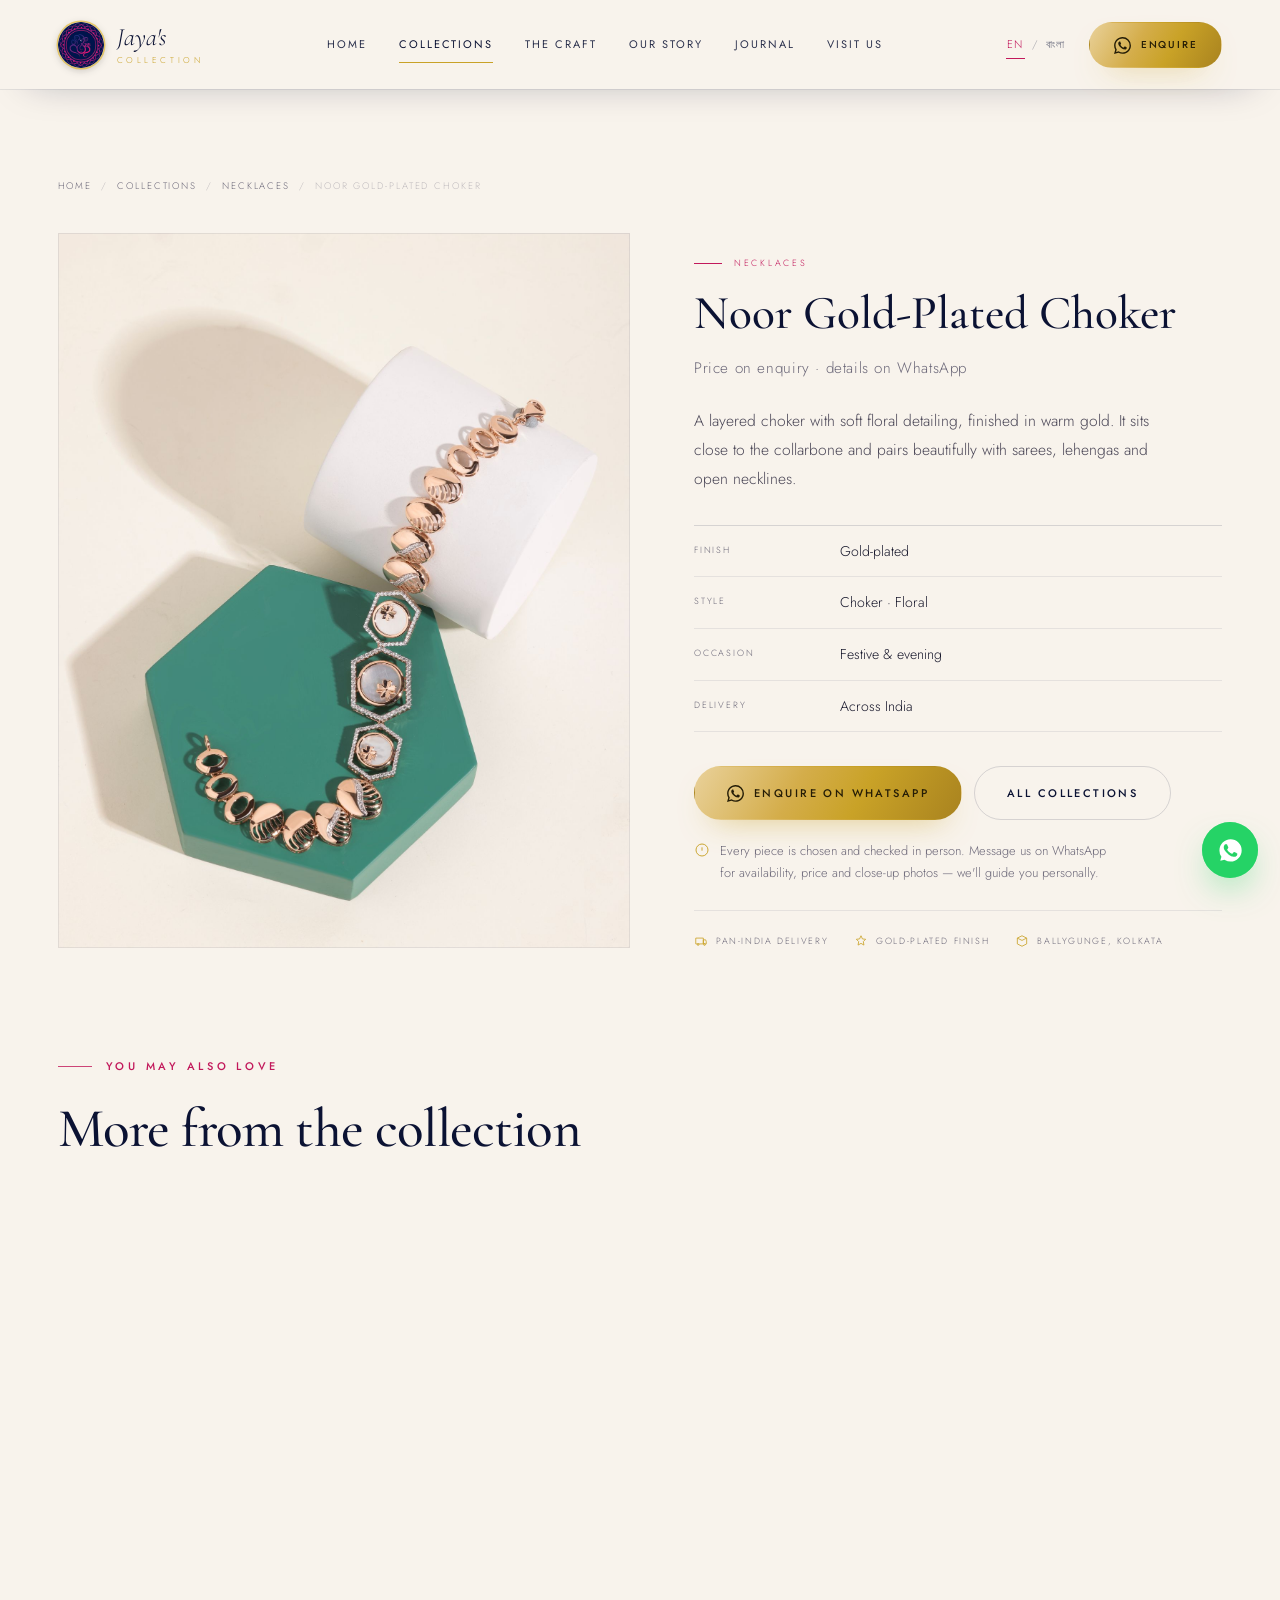
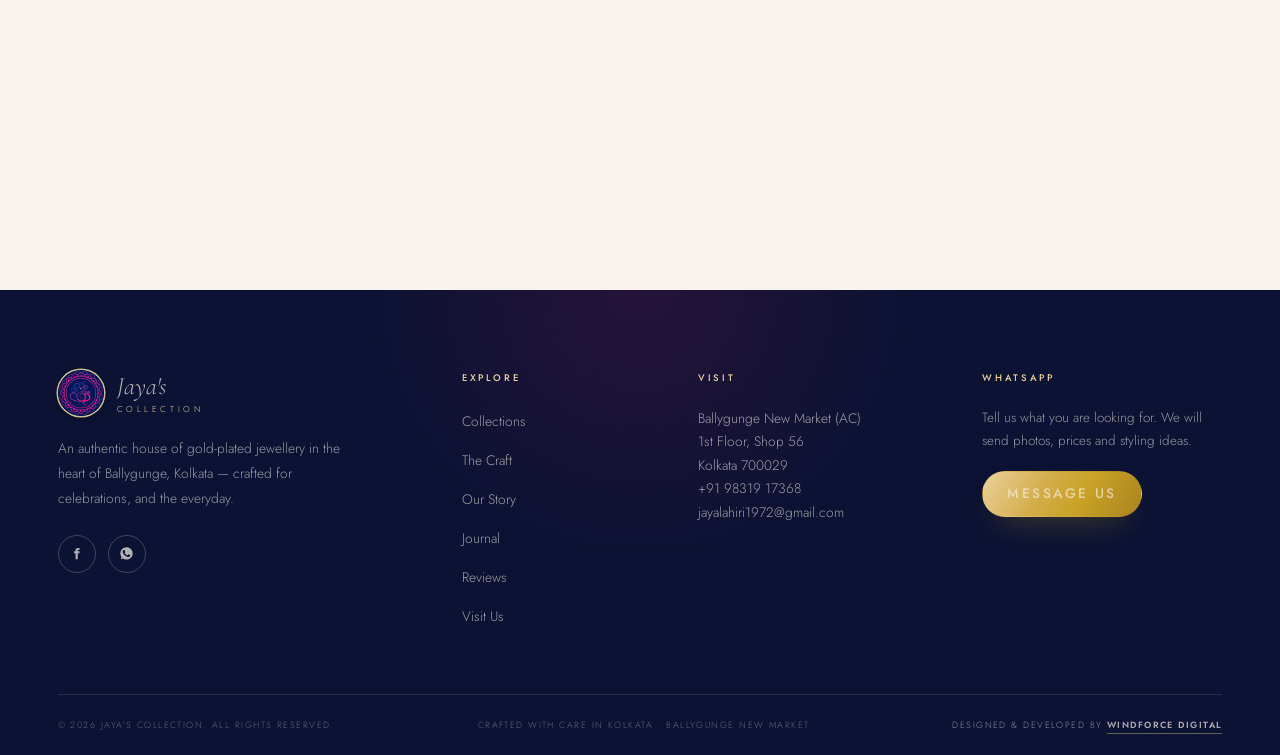
<file: product.html>
<!DOCTYPE html>
<html lang="en" data-lang="en">
<head>
<meta charset="UTF-8">
<meta name="viewport" content="width=device-width, initial-scale=1">
<title>Piece — Jaya's Collection, Kolkata</title>
<meta name="description" content="Discover gold-plated jewellery at Jaya's Collection, Ballygunge New Market, Kolkata. Price on enquiry, delivery across India.">
<meta property="og:title" id="ogTitle" content="Jaya's Collection — Gold-Plated Jewellery">
<meta property="og:description" id="ogDescription" content="Discover gold-plated jewellery at Jaya's Collection, Ballygunge, Kolkata.">
<meta property="og:type" content="product">
<meta property="og:image" id="ogImage" content="https://jayascollection.shop/assets/img/necklaces.jpg">
<meta property="og:url" id="ogUrl" content="https://jayascollection.shop/product.html">
<link rel="canonical" id="canonical" href="https://jayascollection.shop/product.html">
<link rel="icon" type="image/png" sizes="32x32" href="assets/favicon-32.png">
<link rel="apple-touch-icon" sizes="180x180" href="assets/apple-touch-icon.png">
<link rel="preconnect" href="https://fonts.googleapis.com">
<link rel="preconnect" href="https://fonts.gstatic.com" crossorigin>
<link href="https://fonts.googleapis.com/css2?family=Cormorant+Garamond:ital,wght@0,400;0,500;0,600;1,400;1,500&family=Jost:wght@300;400;500;600&family=Noto+Sans+Bengali:wght@300;400;500&family=Noto+Serif+Bengali:wght@400;500;600&display=swap" rel="stylesheet">
<link rel="stylesheet" href="css/styles.css">
<script>document.documentElement.classList.add('js');</script>
</head>
<body>
<a class="skip-link" href="#main">Skip to content</a>

<header class="site-header site-header--solid" id="siteHeader">
  <div class="announce">
    <div class="container announce__inner">
      <span class="en">Delivery across India · Ballygunge New Market, Kolkata</span>
      <span class="bn" lang="bn">সারা ভারতে ডেলিভারি · বালিগঞ্জ নিউ মার্কেট, কলকাতা</span>
    </div>
  </div>
  <div class="nav-bar">
    <div class="container nav-bar__inner">
      <a class="brand" href="index.html" aria-label="Jaya's Collection home">
        <img class="brand__mark" src="assets/logo.png" alt="" width="46" height="46">
        <span class="brand__word"><span class="brand__script">Jaya's</span><span class="brand__caps">Collection</span></span>
      </a>
      <nav class="nav" aria-label="Primary">
        <a href="index.html"><span class="en">Home</span><span class="bn" lang="bn">হোম</span></a>
        <a href="collections.html" class="is-active"><span class="en">Collections</span><span class="bn" lang="bn">সংগ্রহ</span></a>
        <a href="craft.html"><span class="en">The Craft</span><span class="bn" lang="bn">কারিগরি</span></a>
        <a href="story.html"><span class="en">Our Story</span><span class="bn" lang="bn">আমাদের কথা</span></a>
        <a href="journal.html"><span class="en">Journal</span><span class="bn" lang="bn">জার্নাল</span></a>
        <a href="contact.html"><span class="en">Visit Us</span><span class="bn" lang="bn">ঠিকানা</span></a>
      </nav>
      <div class="nav-actions">
        <div class="lang" role="group" aria-label="Language">
          <button type="button" data-lang-btn="en" class="is-active">EN</button>
          <span aria-hidden="true">/</span>
          <button type="button" data-lang-btn="bn" lang="bn">বাংলা</button>
        </div>
        <a class="btn btn--gold btn--sm nav-wa" href="https://wa.me/919831917368?text=Hello%20Jaya%27s%20Collection!%20I%27d%20like%20to%20know%20more%20about%20your%20gold-plated%20jewellery." target="_blank" rel="noopener">
          <svg viewBox="0 0 24 24" fill="currentColor" aria-hidden="true"><path d="M17.472 14.382c-.297-.149-1.758-.867-2.03-.967-.273-.099-.471-.148-.67.15-.197.297-.767.966-.94 1.164-.173.199-.347.223-.644.075-.297-.15-1.255-.463-2.39-1.475-.883-.788-1.48-1.761-1.653-2.059-.173-.297-.018-.458.13-.606.134-.133.298-.347.446-.52.149-.174.198-.298.298-.497.099-.198.05-.371-.025-.52-.075-.149-.669-1.612-.916-2.207-.242-.579-.487-.5-.669-.51-.173-.008-.371-.01-.57-.01-.198 0-.52.074-.792.372-.272.297-1.04 1.016-1.04 2.479 0 1.462 1.065 2.875 1.213 3.074.149.198 2.096 3.2 5.077 4.487.709.306 1.262.489 1.694.625.712.227 1.36.195 1.871.118.571-.085 1.758-.719 2.006-1.413.248-.694.248-1.289.173-1.413-.074-.124-.272-.198-.57-.347m-5.421 7.403h-.004a9.87 9.87 0 01-5.031-1.378l-.361-.214-3.741.982.998-3.648-.235-.374a9.86 9.86 0 01-1.51-5.26c.001-5.45 4.436-9.884 9.888-9.884 2.64 0 5.122 1.03 6.988 2.898a9.825 9.825 0 012.893 6.994c-.003 5.45-4.437 9.884-9.885 9.884m8.413-18.297A11.815 11.815 0 0012.05 0C5.495 0 .16 5.335.157 11.892c0 2.096.547 4.142 1.588 5.945L.057 24l6.305-1.654a11.882 11.882 0 005.683 1.448h.005c6.554 0 11.89-5.335 11.893-11.893a11.821 11.821 0 00-3.48-8.413z"/></svg>
          <span class="en">Enquire</span><span class="bn" lang="bn">জিজ্ঞাসা</span>
        </a>
        <button class="menu-btn" id="menuBtn" aria-label="Open menu" aria-expanded="false" aria-controls="mobileMenu"><span></span><span></span></button>
      </div>
    </div>
  </div>
</header>

<div class="mobile-menu" id="mobileMenu" aria-hidden="true">
  <div class="mobile-menu__head">
    <a class="brand" href="index.html">
      <img class="brand__mark" src="assets/logo.png" alt="" width="46" height="46">
      <span class="brand__word"><span class="brand__script">Jaya's</span><span class="brand__caps">Collection</span></span>
    </a>
    <button class="mobile-menu__close" id="menuClose" aria-label="Close menu">✕</button>
  </div>
  <nav class="mobile-menu__nav" aria-label="Mobile">
    <a href="index.html"><span class="num">01</span><span class="en">Home</span><span class="bn" lang="bn">হোম</span></a>
    <a href="collections.html"><span class="num">02</span><span class="en">Collections</span><span class="bn" lang="bn">সংগ্রহ</span></a>
    <a href="craft.html"><span class="num">03</span><span class="en">The Craft</span><span class="bn" lang="bn">কারিগরি</span></a>
    <a href="story.html"><span class="num">04</span><span class="en">Our Story</span><span class="bn" lang="bn">আমাদের কথা</span></a>
    <a href="journal.html"><span class="num">05</span><span class="en">Journal</span><span class="bn" lang="bn">জার্নাল</span></a>
    <a href="contact.html"><span class="num">06</span><span class="en">Visit Us</span><span class="bn" lang="bn">ঠিকানা</span></a>
  </nav>
  <div class="mobile-menu__foot">
    <div class="lang" role="group" aria-label="Language">
      <button type="button" data-lang-btn="en" class="is-active">EN</button>
      <span aria-hidden="true">/</span>
      <button type="button" data-lang-btn="bn" lang="bn">বাংলা</button>
    </div>
    <a class="btn btn--gold btn--sm" href="https://wa.me/919831917368?text=Hello%20Jaya%27s%20Collection!%20I%27d%20like%20to%20know%20more%20about%20your%20gold-plated%20jewellery." target="_blank" rel="noopener">WhatsApp</a>
    <span class="mobile-menu__addr">Ballygunge New Market, Kolkata</span>
  </div>
</div>

<main id="main">
  <section class="product">
    <div class="container" id="productRoot"></div>
    <noscript>
      <div class="container">
        <p class="grid-note">Please enable JavaScript to view this piece, or message us on WhatsApp at <a href="https://wa.me/919831917368">+91 98319 17368</a>.</p>
      </div>
    </noscript>
  </section>
</main>

<footer class="footer">
  <div class="container footer__grid">
    <div class="footer__brand">
      <a class="brand" href="index.html">
        <img class="brand__mark" src="assets/logo.png" alt="" width="46" height="46">
        <span class="brand__word"><span class="brand__script">Jaya's</span><span class="brand__caps">Collection</span></span>
      </a>
      <p>
        <span class="en">An authentic house of gold-plated jewellery in the heart of Ballygunge, Kolkata — crafted for celebrations, and the everyday.</span>
        <span class="bn" lang="bn">বালিগঞ্জ, কলকাতার প্রাণকেন্দ্রে গোল্ড-প্লেটেড গহনার বিশ্বস্ত ঠিকানা — উৎসব আর রোজকার জন্য তৈরি।</span>
      </p>
      <div class="footer__social">
        <a href="https://www.facebook.com/people/Jayas-Collection/61576726888077/" target="_blank" rel="noopener" aria-label="Jaya's Collection on Facebook">
          <svg viewBox="0 0 24 24" fill="currentColor"><path d="M14 8.5V6.8c0-.7.4-1 1.1-1H17V3h-2.5C11.8 3 10.5 4.4 10.5 6.6v1.9H8v3h2.5V21h3.5v-9.5h2.6l.4-3H14z"/></svg>
        </a>
        <a href="https://wa.me/919831917368" target="_blank" rel="noopener" aria-label="Jaya's Collection on WhatsApp">
          <svg viewBox="0 0 24 24" fill="currentColor"><path d="M17.472 14.382c-.297-.149-1.758-.867-2.03-.967-.273-.099-.471-.148-.67.15-.197.297-.767.966-.94 1.164-.173.199-.347.223-.644.075-.297-.15-1.255-.463-2.39-1.475-.883-.788-1.48-1.761-1.653-2.059-.173-.297-.018-.458.13-.606.134-.133.298-.347.446-.52.149-.174.198-.298.298-.497.099-.198.05-.371-.025-.52-.075-.149-.669-1.612-.916-2.207-.242-.579-.487-.5-.669-.51-.173-.008-.371-.01-.57-.01-.198 0-.52.074-.792.372-.272.297-1.04 1.016-1.04 2.479 0 1.462 1.065 2.875 1.213 3.074.149.198 2.096 3.2 5.077 4.487.709.306 1.262.489 1.694.625.712.227 1.36.195 1.871.118.571-.085 1.758-.719 2.006-1.413.248-.694.248-1.289.173-1.413-.074-.124-.272-.198-.57-.347m-5.421 7.403h-.004a9.87 9.87 0 01-5.031-1.378l-.361-.214-3.741.982.998-3.648-.235-.374a9.86 9.86 0 01-1.51-5.26c.001-5.45 4.436-9.884 9.888-9.884 2.64 0 5.122 1.03 6.988 2.898a9.825 9.825 0 012.893 6.994c-.003 5.45-4.437 9.884-9.885 9.884"/></svg>
        </a>
      </div>
    </div>
    <div class="footer__col">
      <h4>Explore</h4>
      <ul>
        <li><a href="collections.html"><span class="en">Collections</span><span class="bn" lang="bn">সংগ্রহ</span></a></li>
        <li><a href="craft.html"><span class="en">The Craft</span><span class="bn" lang="bn">কারিগরি</span></a></li>
        <li><a href="story.html"><span class="en">Our Story</span><span class="bn" lang="bn">আমাদের কথা</span></a></li>
        <li><a href="journal.html"><span class="en">Journal</span><span class="bn" lang="bn">জার্নাল</span></a></li>
        <li><a href="index.html#reviews"><span class="en">Reviews</span><span class="bn" lang="bn">রিভিউ</span></a></li>
        <li><a href="contact.html"><span class="en">Visit Us</span><span class="bn" lang="bn">ঠিকানা</span></a></li>
      </ul>
    </div>
    <div class="footer__col">
      <h4>Visit</h4>
      <p>Ballygunge New Market (AC)<br>1st Floor, Shop 56<br>Kolkata 700029</p>
      <p><a href="tel:+919831917368">+91 98319 17368</a></p>
      <p><a href="mailto:jayalahiri1972@gmail.com">jayalahiri1972@gmail.com</a></p>
    </div>
    <div class="footer__col footer__cta">
      <h4>WhatsApp</h4>
      <p><span class="en">Tell us what you are looking for. We will send photos, prices and styling ideas.</span><span class="bn" lang="bn">আপনি কী খুঁজছেন জানান। ছবি, দাম আর স্টাইলিং আইডিয়া পাঠাব।</span></p>
      <a class="btn btn--gold btn--sm" href="https://wa.me/919831917368?text=Hello%20Jaya%27s%20Collection!%20I%27d%20like%20to%20know%20more%20about%20your%20gold-plated%20jewellery." target="_blank" rel="noopener"><span class="en">Message us</span><span class="bn" lang="bn">মেসেজ করুন</span></a>
    </div>
  </div>
  <div class="container footer__bottom">
    <p>© <span id="year">2026</span> Jaya's Collection. All rights reserved.</p>
    <p><span class="en">Crafted with care in Kolkata · Ballygunge New Market</span><span class="bn" lang="bn">কলকাতায় যত্নে তৈরি · বালিগঞ্জ নিউ মার্কেট</span></p>
    <p class="footer__credit"><span class="en">Designed &amp; developed by <a href="https://windforcedigital.com" target="_blank" rel="noopener"><strong>Windforce Digital</strong></a></span><span class="bn" lang="bn">ডিজাইন ও ডেভেলপমেন্ট — <a href="https://windforcedigital.com" target="_blank" rel="noopener"><strong>Windforce Digital</strong></a></span></p>
  </div>
</footer>

<a class="wa-float" href="https://wa.me/919831917368?text=Hello%20Jaya%27s%20Collection!%20I%27d%20like%20to%20know%20more%20about%20your%20gold-plated%20jewellery." target="_blank" rel="noopener" aria-label="Chat with Jaya's Collection on WhatsApp">
  <svg viewBox="0 0 24 24" fill="currentColor" aria-hidden="true"><path d="M17.472 14.382c-.297-.149-1.758-.867-2.03-.967-.273-.099-.471-.148-.67.15-.197.297-.767.966-.94 1.164-.173.199-.347.223-.644.075-.297-.15-1.255-.463-2.39-1.475-.883-.788-1.48-1.761-1.653-2.059-.173-.297-.018-.458.13-.606.134-.133.298-.347.446-.52.149-.174.198-.298.298-.497.099-.198.05-.371-.025-.52-.075-.149-.669-1.612-.916-2.207-.242-.579-.487-.5-.669-.51-.173-.008-.371-.01-.57-.01-.198 0-.52.074-.792.372-.272.297-1.04 1.016-1.04 2.479 0 1.462 1.065 2.875 1.213 3.074.149.198 2.096 3.2 5.077 4.487.709.306 1.262.489 1.694.625.712.227 1.36.195 1.871.118.571-.085 1.758-.719 2.006-1.413.248-.694.248-1.289.173-1.413-.074-.124-.272-.198-.57-.347m-5.421 7.403h-.004a9.87 9.87 0 01-5.031-1.378l-.361-.214-3.741.982.998-3.648-.235-.374a9.86 9.86 0 01-1.51-5.26c.001-5.45 4.436-9.884 9.888-9.884 2.64 0 5.122 1.03 6.988 2.898a9.825 9.825 0 012.893 6.994c-.003 5.45-4.437 9.884-9.885 9.884"/></svg>
</a>

<script src="js/data.js"></script>
<script src="js/main.js"></script>
</body>
</html>
</file>
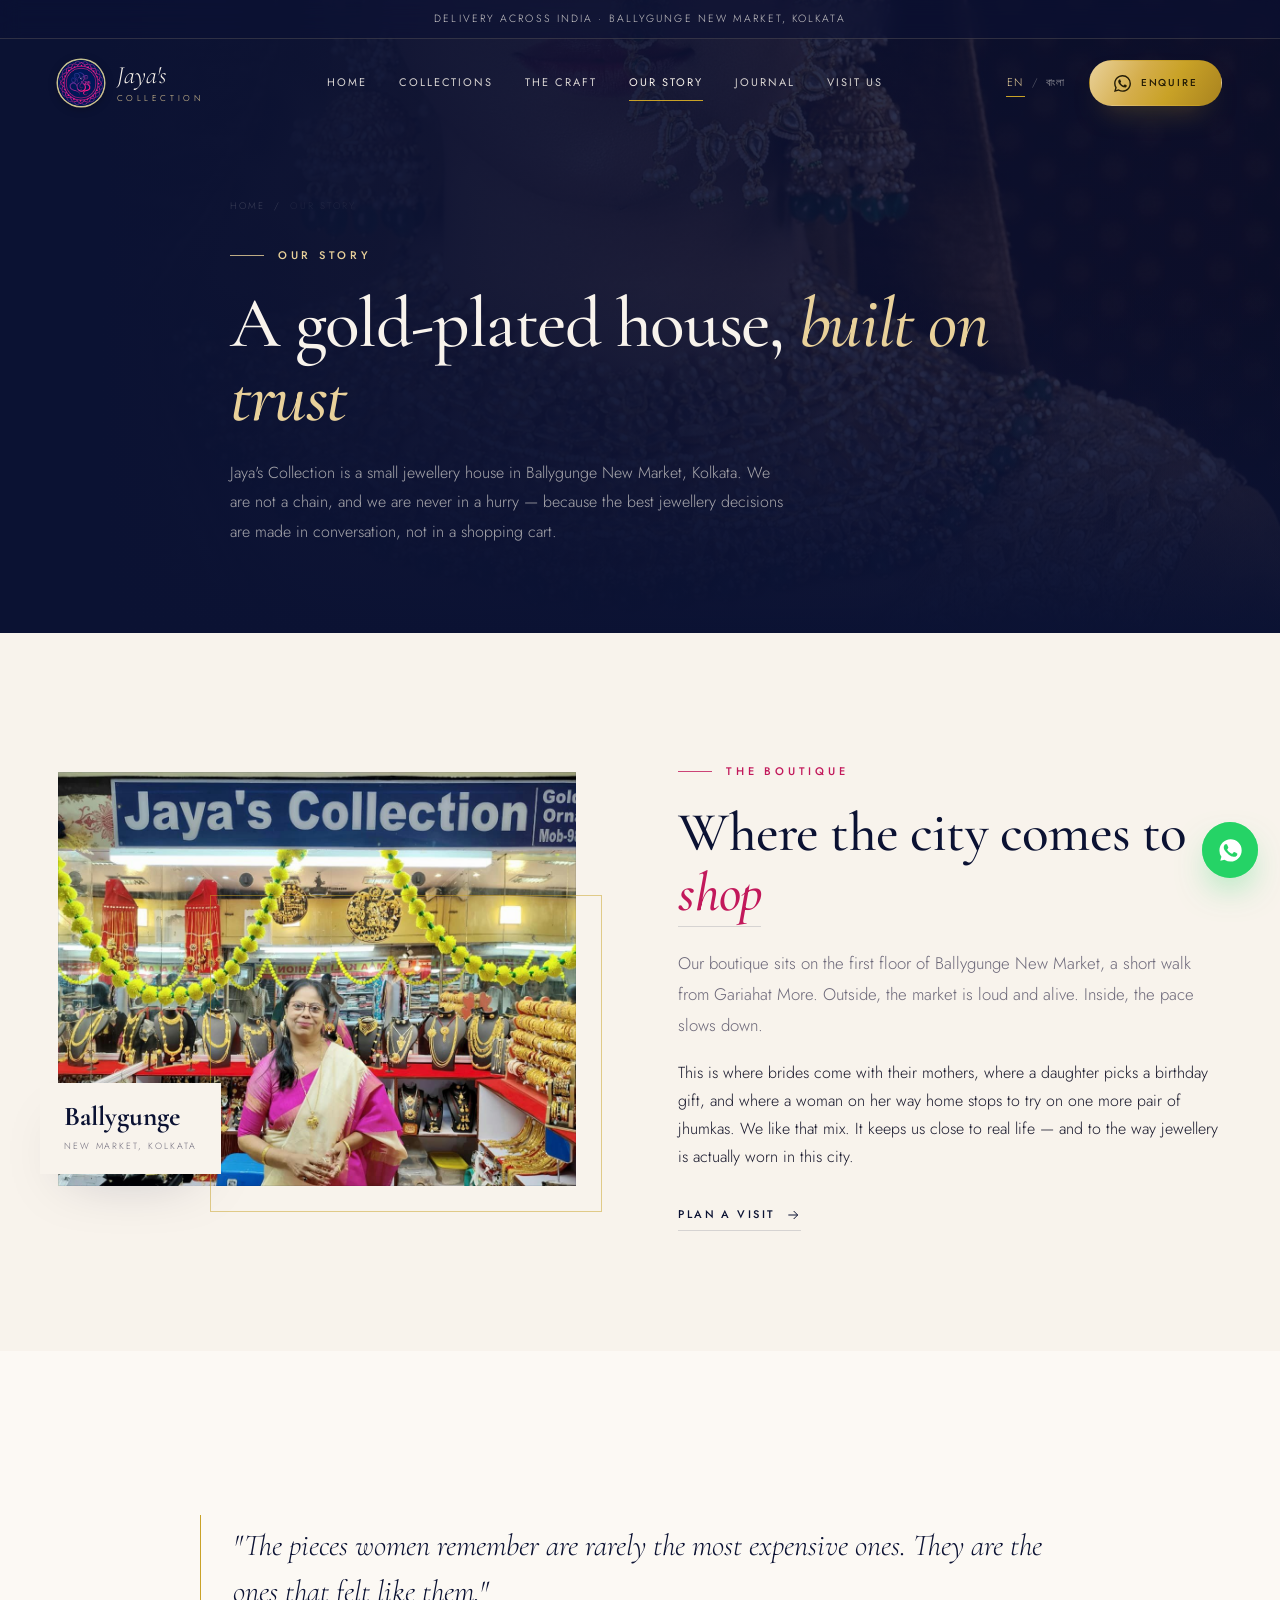
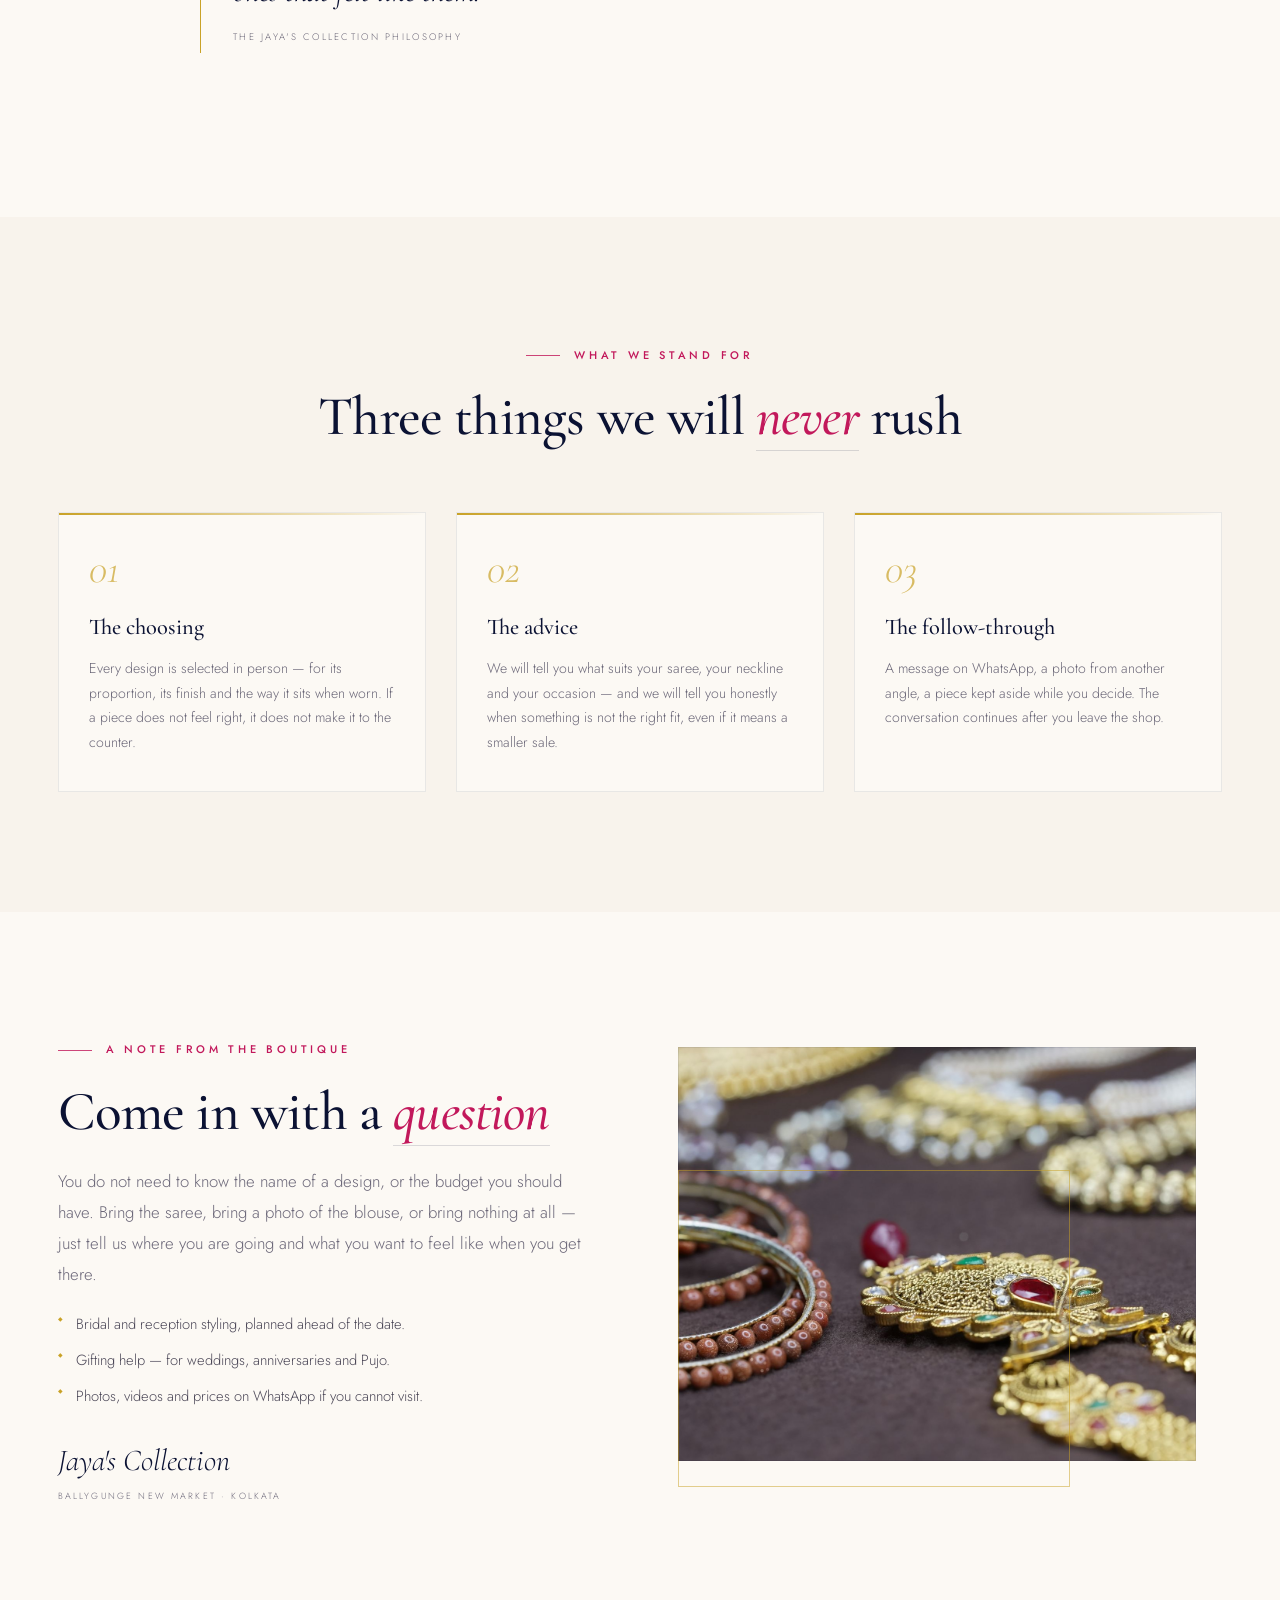
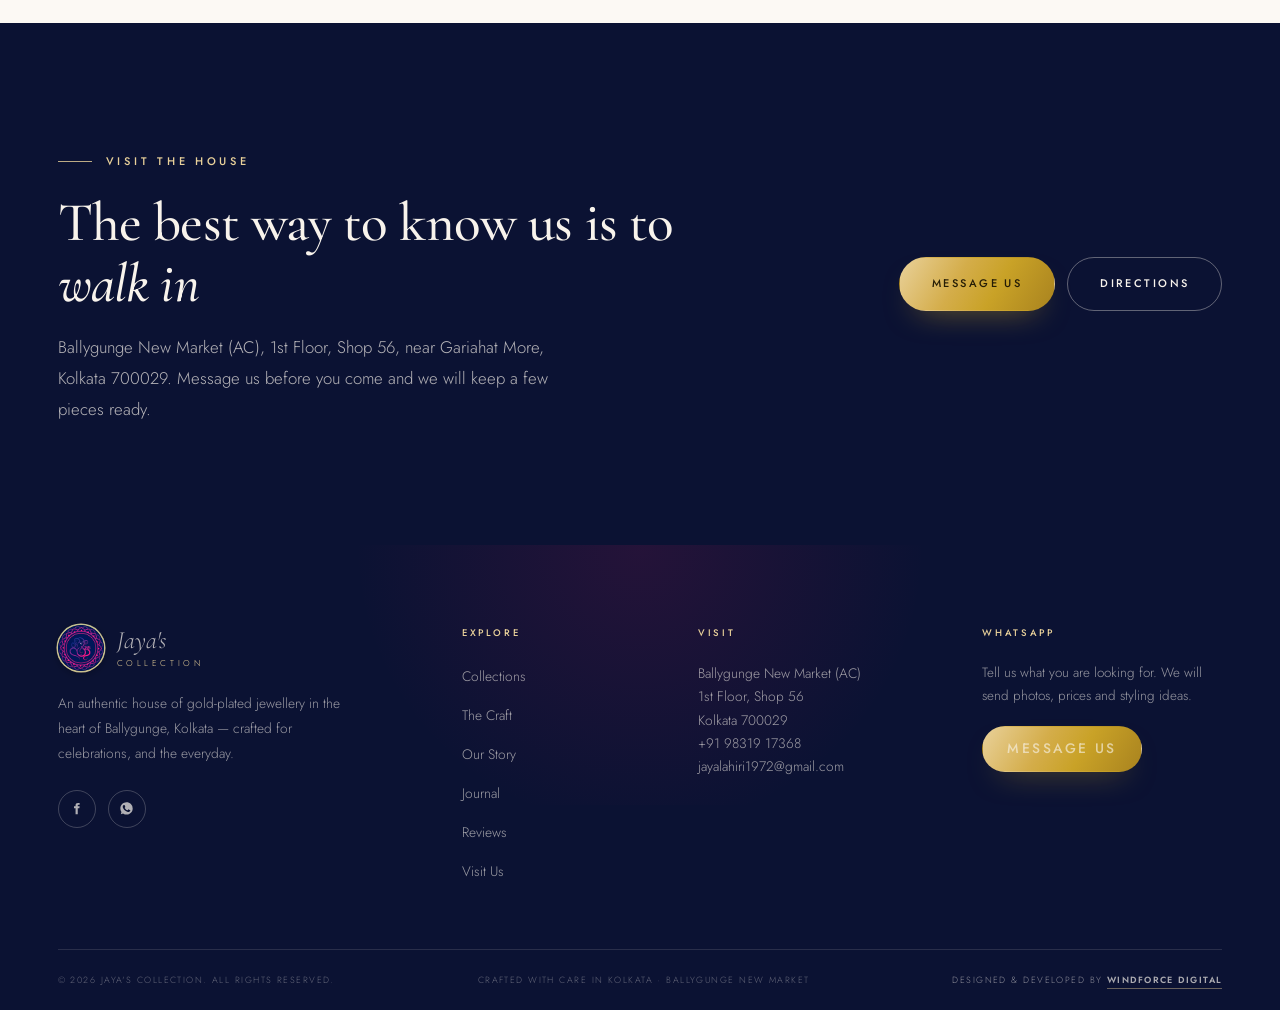
<file: story.html>
<!DOCTYPE html>
<html lang="en" data-lang="en">
<head>
<meta charset="UTF-8">
<meta name="viewport" content="width=device-width, initial-scale=1">
<title>Our Story — Jaya's Collection, Ballygunge Kolkata</title>
<meta name="description" content="The story of Jaya's Collection — a gold-plated jewellery boutique on the first floor of Ballygunge New Market, Kolkata, built on personal service and honest guidance.">
<meta property="og:title" content="Our Story — Jaya's Collection">
<meta property="og:description" content="A gold-plated jewellery house in Ballygunge New Market, Kolkata — built on trust, personal service and a love for Bengali celebration.">
<meta property="og:type" content="website">
<meta property="og:image" content="https://jayascollection.shop/assets/img/model-saree.jpg">
<meta property="og:url" content="https://jayascollection.shop/story.html">
<link rel="canonical" href="https://jayascollection.shop/story.html">
<link rel="icon" type="image/png" sizes="32x32" href="assets/favicon-32.png">
<link rel="apple-touch-icon" sizes="180x180" href="assets/apple-touch-icon.png">
<link rel="preconnect" href="https://fonts.googleapis.com">
<link rel="preconnect" href="https://fonts.gstatic.com" crossorigin>
<link href="https://fonts.googleapis.com/css2?family=Cormorant+Garamond:ital,wght@0,400;0,500;0,600;1,400;1,500&family=Jost:wght@300;400;500;600&family=Noto+Sans+Bengali:wght@300;400;500&family=Noto+Serif+Bengali:wght@400;500;600&display=swap" rel="stylesheet">
<link rel="stylesheet" href="css/styles.css">
<script>document.documentElement.classList.add('js');</script>
</head>
<body>
<a class="skip-link" href="#main">Skip to content</a>

<header class="site-header" id="siteHeader">
  <div class="announce">
    <div class="container announce__inner">
      <span class="en">Delivery across India · Ballygunge New Market, Kolkata</span>
      <span class="bn" lang="bn">সারা ভারতে ডেলিভারি · বালিগঞ্জ নিউ মার্কেট, কলকাতা</span>
    </div>
  </div>
  <div class="nav-bar">
    <div class="container nav-bar__inner">
      <a class="brand" href="index.html" aria-label="Jaya's Collection home">
        <img class="brand__mark" src="assets/logo.png" alt="" width="46" height="46">
        <span class="brand__word"><span class="brand__script">Jaya's</span><span class="brand__caps">Collection</span></span>
      </a>
      <nav class="nav" aria-label="Primary">
        <a href="index.html"><span class="en">Home</span><span class="bn" lang="bn">হোম</span></a>
        <a href="collections.html"><span class="en">Collections</span><span class="bn" lang="bn">সংগ্রহ</span></a>
        <a href="craft.html"><span class="en">The Craft</span><span class="bn" lang="bn">কারিগরি</span></a>
        <a href="story.html" class="is-active"><span class="en">Our Story</span><span class="bn" lang="bn">আমাদের কথা</span></a>
        <a href="journal.html"><span class="en">Journal</span><span class="bn" lang="bn">জার্নাল</span></a>
        <a href="contact.html"><span class="en">Visit Us</span><span class="bn" lang="bn">ঠিকানা</span></a>
      </nav>
      <div class="nav-actions">
        <div class="lang" role="group" aria-label="Language">
          <button type="button" data-lang-btn="en" class="is-active">EN</button>
          <span aria-hidden="true">/</span>
          <button type="button" data-lang-btn="bn" lang="bn">বাংলা</button>
        </div>
        <a class="btn btn--gold btn--sm nav-wa" href="https://wa.me/919831917368?text=Hello%20Jaya%27s%20Collection!%20I%27d%20like%20to%20know%20more%20about%20your%20gold-plated%20jewellery." target="_blank" rel="noopener">
          <svg viewBox="0 0 24 24" fill="currentColor" aria-hidden="true"><path d="M17.472 14.382c-.297-.149-1.758-.867-2.03-.967-.273-.099-.471-.148-.67.15-.197.297-.767.966-.94 1.164-.173.199-.347.223-.644.075-.297-.15-1.255-.463-2.39-1.475-.883-.788-1.48-1.761-1.653-2.059-.173-.297-.018-.458.13-.606.134-.133.298-.347.446-.52.149-.174.198-.298.298-.497.099-.198.05-.371-.025-.52-.075-.149-.669-1.612-.916-2.207-.242-.579-.487-.5-.669-.51-.173-.008-.371-.01-.57-.01-.198 0-.52.074-.792.372-.272.297-1.04 1.016-1.04 2.479 0 1.462 1.065 2.875 1.213 3.074.149.198 2.096 3.2 5.077 4.487.709.306 1.262.489 1.694.625.712.227 1.36.195 1.871.118.571-.085 1.758-.719 2.006-1.413.248-.694.248-1.289.173-1.413-.074-.124-.272-.198-.57-.347m-5.421 7.403h-.004a9.87 9.87 0 01-5.031-1.378l-.361-.214-3.741.982.998-3.648-.235-.374a9.86 9.86 0 01-1.51-5.26c.001-5.45 4.436-9.884 9.888-9.884 2.64 0 5.122 1.03 6.988 2.898a9.825 9.825 0 012.893 6.994c-.003 5.45-4.437 9.884-9.885 9.884m8.413-18.297A11.815 11.815 0 0012.05 0C5.495 0 .16 5.335.157 11.892c0 2.096.547 4.142 1.588 5.945L.057 24l6.305-1.654a11.882 11.882 0 005.683 1.448h.005c6.554 0 11.89-5.335 11.893-11.893a11.821 11.821 0 00-3.48-8.413z"/></svg>
          <span class="en">Enquire</span><span class="bn" lang="bn">জিজ্ঞাসা</span>
        </a>
        <button class="menu-btn" id="menuBtn" aria-label="Open menu" aria-expanded="false" aria-controls="mobileMenu"><span></span><span></span></button>
      </div>
    </div>
  </div>
</header>

<div class="mobile-menu" id="mobileMenu" aria-hidden="true">
  <div class="mobile-menu__head">
    <a class="brand" href="index.html">
      <img class="brand__mark" src="assets/logo.png" alt="" width="46" height="46">
      <span class="brand__word"><span class="brand__script">Jaya's</span><span class="brand__caps">Collection</span></span>
    </a>
    <button class="mobile-menu__close" id="menuClose" aria-label="Close menu">✕</button>
  </div>
  <nav class="mobile-menu__nav" aria-label="Mobile">
    <a href="index.html"><span class="num">01</span><span class="en">Home</span><span class="bn" lang="bn">হোম</span></a>
    <a href="collections.html"><span class="num">02</span><span class="en">Collections</span><span class="bn" lang="bn">সংগ্রহ</span></a>
    <a href="craft.html"><span class="num">03</span><span class="en">The Craft</span><span class="bn" lang="bn">কারিগরি</span></a>
    <a href="story.html"><span class="num">04</span><span class="en">Our Story</span><span class="bn" lang="bn">আমাদের কথা</span></a>
    <a href="journal.html"><span class="num">05</span><span class="en">Journal</span><span class="bn" lang="bn">জার্নাল</span></a>
    <a href="contact.html"><span class="num">06</span><span class="en">Visit Us</span><span class="bn" lang="bn">ঠিকানা</span></a>
  </nav>
  <div class="mobile-menu__foot">
    <div class="lang" role="group" aria-label="Language">
      <button type="button" data-lang-btn="en" class="is-active">EN</button>
      <span aria-hidden="true">/</span>
      <button type="button" data-lang-btn="bn" lang="bn">বাংলা</button>
    </div>
    <a class="btn btn--gold btn--sm" href="https://wa.me/919831917368?text=Hello%20Jaya%27s%20Collection!%20I%27d%20like%20to%20know%20more%20about%20your%20gold-plated%20jewellery." target="_blank" rel="noopener">WhatsApp</a>
    <span class="mobile-menu__addr">Ballygunge New Market, Kolkata</span>
  </div>
</div>

<main id="main">

  <section class="page-hero">
    <div class="page-hero__bg"><img src="assets/img/model-saree.jpg" alt="" aria-hidden="true" width="1042" height="1856"></div>
    <div class="container page-hero__inner">
      <nav class="breadcrumb" aria-label="Breadcrumb">
        <a href="index.html"><span class="en">Home</span><span class="bn" lang="bn">হোম</span></a><span>/</span><span><span class="en">Our Story</span><span class="bn" lang="bn">আমাদের কথা</span></span>
      </nav>
      <span class="eyebrow"><span class="en">Our story</span><span class="bn" lang="bn">আমাদের কথা</span></span>
      <h1 class="page-hero__title">
        <span class="en">A gold-plated house, <em>built on trust</em></span>
        <span class="bn" lang="bn">বিশ্বাসের ভিত্তিতে গড়া <em>সোনালি এক ঠিকানা</em></span>
      </h1>
      <p class="page-hero__text">
        <span class="en">Jaya's Collection is a small jewellery house in Ballygunge New Market, Kolkata. We are not a chain, and we are never in a hurry — because the best jewellery decisions are made in conversation, not in a shopping cart.</span>
        <span class="bn" lang="bn">জয়া'স কালেকশন বালিগঞ্জ নিউ মার্কেট, কলকাতার একটি ছোট গহনার ঠিকানা। আমরা কোনো বড় চেইন নই, তাড়াহুড়োও নেই — কারণ সেরা গহনার সিদ্ধান্ত হয় আলাপে, শপিং কার্টে নয়।</span>
      </p>
    </div>
  </section>

  <section class="section">
    <div class="container split">
      <div class="split__media reveal">
        <!-- Photo supplied by the boutique (photographer: A Vishik). -->
        <div class="frame frame--landscape"><img src="assets/img/boutique.jpg" alt="Inside Jaya's Collection at Ballygunge New Market, with the owner at the counter" loading="lazy" width="1280" height="902"></div>
        <div class="split__badge"><strong>Ballygunge</strong><span>New Market, Kolkata</span></div>
      </div>
      <div class="split__body reveal" style="--d:.1s">
        <span class="eyebrow"><span class="en">The boutique</span><span class="bn" lang="bn">বুটিক</span></span>
        <h2 class="h2">
          <span class="en">Where the city comes to <em class="acc">shop</em></span>
          <span class="bn" lang="bn">যেখানে শহর <em class="acc">কেনাকাটা</em> করতে আসে</span>
        </h2>
        <p class="lead">
          <span class="en">Our boutique sits on the first floor of Ballygunge New Market, a short walk from Gariahat More. Outside, the market is loud and alive. Inside, the pace slows down.</span>
          <span class="bn" lang="bn">আমাদের বুটিক বালিগঞ্জ নিউ মার্কেটের প্রথম তলায়, গড়িয়াহাট মোড় থেকে হাঁটা দূরত্বে। বাইরে বাজার সরব ও প্রাণবন্ত। ভিতরে সময় যেন একটু ধীর হয়ে আসে।</span>
        </p>
        <p>
          <span class="en">This is where brides come with their mothers, where a daughter picks a birthday gift, and where a woman on her way home stops to try on one more pair of jhumkas. We like that mix. It keeps us close to real life — and to the way jewellery is actually worn in this city.</span>
          <span class="bn" lang="bn">এখানেই কনেরা মায়ের সঙ্গে আসেন, মেয়েরা জন্মদিনের উপহার বেছে নেন, আর কাজ থেকে ফেরার পথে কেউ থেমে আরেক জোড়া ঝুমকা পরে দেখেন। এই মিশ্রণটাই আমাদের ভালো লাগে। এতে আমরা বাস্তব জীবনের কাছাকাছি থাকি — আর এই শহরে গহনা আসলে যেভাবে পরা হয়, তারও কাছাকাছি।</span>
        </p>
        <a class="link-arrow" href="contact.html"><span class="en">Plan a visit</span><span class="bn" lang="bn">আসার পরিকল্পনা করুন</span><svg viewBox="0 0 24 24" fill="none" stroke="currentColor" stroke-width="1.5" aria-hidden="true"><path d="M5 12h14M13 6l6 6-6 6"/></svg></a>
      </div>
    </div>
  </section>

  <section class="section section--cream">
    <div class="container container--narrow">
      <blockquote class="pullquote reveal">
        <p>
          <span class="en">"The pieces women remember are rarely the most expensive ones. They are the ones that felt like them."</span>
          <span class="bn" lang="bn">"নারীরা যে গহনাগুলো মনে রাখেন, সেগুলো খুব কমই সবচেয়ে দামি। সেগুলোই মনে থাকে, যা তাঁদের নিজের মতো মনে হয়েছে।"</span>
        </p>
        <cite><span class="en">The Jaya's Collection philosophy</span><span class="bn" lang="bn">জয়া'স কালেকশনের বিশ্বাস</span></cite>
      </blockquote>
    </div>
  </section>

  <section class="section">
    <div class="container">
      <div class="section-head section-head--center reveal">
        <span class="eyebrow eyebrow--center"><span class="en">What we stand for</span><span class="bn" lang="bn">আমাদের মূল্যবোধ</span></span>
        <h2 class="h2">
          <span class="en">Three things we will <em class="acc">never</em> rush</span>
          <span class="bn" lang="bn">তিনটি বিষয়ে আমরা কখনও <em class="acc">তাড়াহুড়ো</em> করি না</span>
        </h2>
      </div>
      <div class="value-grid">
        <article class="value-card reveal">
          <span class="value-card__num">01</span>
          <h3><span class="en">The choosing</span><span class="bn" lang="bn">বাছাই</span></h3>
          <p><span class="en">Every design is selected in person — for its proportion, its finish and the way it sits when worn. If a piece does not feel right, it does not make it to the counter.</span><span class="bn" lang="bn">প্রতিটি ডিজাইন নিজে দেখে বাছা হয় — তার অনুপাত, ফিনিশ আর পরে দেখতে কেমন লাগে, সেই অনুযায়ী। কোনো গহনা ঠিকঠাক না লাগলে তা কাউন্টারে ওঠে না।</span></p>
        </article>
        <article class="value-card reveal" style="--d:.08s">
          <span class="value-card__num">02</span>
          <h3><span class="en">The advice</span><span class="bn" lang="bn">পরামর্শ</span></h3>
          <p><span class="en">We will tell you what suits your saree, your neckline and your occasion — and we will tell you honestly when something is not the right fit, even if it means a smaller sale.</span><span class="bn" lang="bn">আপনার শাড়ি, নেকলাইন আর উপলক্ষ্যের সঙ্গে কী মানবে, তা আমরা বলব — আর সৎভাবে বলব যখন কিছু ঠিকঠাক মানছে না, যদিও তাতে কম বিক্রি হয়।</span></p>
        </article>
        <article class="value-card reveal" style="--d:.16s">
          <span class="value-card__num">03</span>
          <h3><span class="en">The follow-through</span><span class="bn" lang="bn">পরে পর্যন্ত পাশে</span></h3>
          <p><span class="en">A message on WhatsApp, a photo from another angle, a piece kept aside while you decide. The conversation continues after you leave the shop.</span><span class="bn" lang="bn">হোয়াটসঅ্যাপে একটি মেসেজ, অন্য কোণ থেকে তোলা একটি ছবি, আপনার সিদ্ধান্ত নেওয়া পর্যন্ত গহনা আলাদা করে রাখা। দোকান থেকে বেরোনোর পরেও কথা চলে।</span></p>
        </article>
      </div>
    </div>
  </section>

  <section class="section section--cream">
    <div class="container split split--reverse">
      <div class="split__media split__media--reverse reveal">
        <div class="frame frame--landscape"><img src="assets/img/craft.jpg" alt="Close-up of ornate gold-plated jewellery" loading="lazy" width="1600" height="1067"></div>
      </div>
      <div class="split__body reveal" style="--d:.1s">
        <span class="eyebrow"><span class="en">A note from the boutique</span><span class="bn" lang="bn">বুটিক থেকে একটি কথা</span></span>
        <h2 class="h2">
          <span class="en">Come in with a <em class="acc">question</em></span>
          <span class="bn" lang="bn">একটি <em class="acc">প্রশ্ন</em> নিয়ে আসুন</span>
        </h2>
        <p class="lead">
          <span class="en">You do not need to know the name of a design, or the budget you should have. Bring the saree, bring a photo of the blouse, or bring nothing at all — just tell us where you are going and what you want to feel like when you get there.</span>
          <span class="bn" lang="bn">কোনো ডিজাইনের নাম জানা দরকার নেই, বাজেটও ঠিক করে আসতে হয় না। শাড়ি নিয়ে আসুন, ব্লাউজের ছবি আনুন, বা কিছুই আনুন না — শুধু বলুন কোথায় যাচ্ছেন আর সেখানে পৌঁছে কেমন অনুভব করতে চান।</span>
        </p>
        <ul class="mini-list">
          <li><span class="en">Bridal and reception styling, planned ahead of the date.</span><span class="bn" lang="bn">বিয়ে ও রিসেপশনের সাজ, তারিখের আগেই পরিকল্পনা করে।</span></li>
          <li><span class="en">Gifting help — for weddings, anniversaries and Pujo.</span><span class="bn" lang="bn">উপহারের পরামর্শ — বিয়ে, বিবাহবার্ষিকী আর পুজোর জন্য।</span></li>
          <li><span class="en">Photos, videos and prices on WhatsApp if you cannot visit.</span><span class="bn" lang="bn">আসতে না পারলে হোয়াটসঅ্যাপে ছবি, ভিডিও আর দাম।</span></li>
        </ul>
        <p class="signature">Jaya's Collection<small>Ballygunge New Market · Kolkata</small></p>
      </div>
    </div>
  </section>

  <section class="section section--navy">
    <div class="container cta-band">
      <div class="reveal">
        <span class="eyebrow"><span class="en">Visit the house</span><span class="bn" lang="bn">আমাদের ঠিকানায় আসুন</span></span>
        <h2 class="h2">
          <span class="en">The best way to know us is to <em>walk in</em></span>
          <span class="bn" lang="bn">আমাদের চেনার সেরা উপায় — <em>সরাসরি এসে দেখা</em></span>
        </h2>
        <p class="lead" style="max-width:520px;margin-top:18px">
          <span class="en">Ballygunge New Market (AC), 1st Floor, Shop 56, near Gariahat More, Kolkata 700029. Message us before you come and we will keep a few pieces ready.</span>
          <span class="bn" lang="bn">বালিগঞ্জ নিউ মার্কেট (এসি), ১ম তলা, দোকান ৫৬, গড়িয়াহাট মোড়ের কাছে, কলকাতা ৭০০০১৯। আসার আগে মেসেজ করুন, আমরা কয়েকটি গহনা তৈরি রাখব।</span>
        </p>
      </div>
      <div class="reveal" style="--d:.1s;display:flex;flex-wrap:wrap;gap:12px">
        <a class="btn btn--gold" href="https://wa.me/919831917368?text=Hello%20Jaya%27s%20Collection!%20I%27d%20like%20to%20plan%20a%20visit." target="_blank" rel="noopener"><span class="en">Message us</span><span class="bn" lang="bn">মেসেজ করুন</span></a>
        <a class="btn btn--light" href="contact.html"><span class="en">Directions</span><span class="bn" lang="bn">ঠিকানা</span></a>
      </div>
    </div>
  </section>

</main>

<footer class="footer">
  <div class="container footer__grid">
    <div class="footer__brand">
      <a class="brand" href="index.html">
        <img class="brand__mark" src="assets/logo.png" alt="" width="46" height="46">
        <span class="brand__word"><span class="brand__script">Jaya's</span><span class="brand__caps">Collection</span></span>
      </a>
      <p>
        <span class="en">An authentic house of gold-plated jewellery in the heart of Ballygunge, Kolkata — crafted for celebrations, and the everyday.</span>
        <span class="bn" lang="bn">বালিগঞ্জ, কলকাতার প্রাণকেন্দ্রে গোল্ড-প্লেটেড গহনার বিশ্বস্ত ঠিকানা — উৎসব আর রোজকার জন্য তৈরি।</span>
      </p>
      <div class="footer__social">
        <a href="https://www.facebook.com/people/Jayas-Collection/61576726888077/" target="_blank" rel="noopener" aria-label="Jaya's Collection on Facebook">
          <svg viewBox="0 0 24 24" fill="currentColor"><path d="M14 8.5V6.8c0-.7.4-1 1.1-1H17V3h-2.5C11.8 3 10.5 4.4 10.5 6.6v1.9H8v3h2.5V21h3.5v-9.5h2.6l.4-3H14z"/></svg>
        </a>
        <a href="https://wa.me/919831917368" target="_blank" rel="noopener" aria-label="Jaya's Collection on WhatsApp">
          <svg viewBox="0 0 24 24" fill="currentColor"><path d="M17.472 14.382c-.297-.149-1.758-.867-2.03-.967-.273-.099-.471-.148-.67.15-.197.297-.767.966-.94 1.164-.173.199-.347.223-.644.075-.297-.15-1.255-.463-2.39-1.475-.883-.788-1.48-1.761-1.653-2.059-.173-.297-.018-.458.13-.606.134-.133.298-.347.446-.52.149-.174.198-.298.298-.497.099-.198.05-.371-.025-.52-.075-.149-.669-1.612-.916-2.207-.242-.579-.487-.5-.669-.51-.173-.008-.371-.01-.57-.01-.198 0-.52.074-.792.372-.272.297-1.04 1.016-1.04 2.479 0 1.462 1.065 2.875 1.213 3.074.149.198 2.096 3.2 5.077 4.487.709.306 1.262.489 1.694.625.712.227 1.36.195 1.871.118.571-.085 1.758-.719 2.006-1.413.248-.694.248-1.289.173-1.413-.074-.124-.272-.198-.57-.347m-5.421 7.403h-.004a9.87 9.87 0 01-5.031-1.378l-.361-.214-3.741.982.998-3.648-.235-.374a9.86 9.86 0 01-1.51-5.26c.001-5.45 4.436-9.884 9.888-9.884 2.64 0 5.122 1.03 6.988 2.898a9.825 9.825 0 012.893 6.994c-.003 5.45-4.437 9.884-9.885 9.884"/></svg>
        </a>
      </div>
    </div>
    <div class="footer__col">
      <h4>Explore</h4>
      <ul>
        <li><a href="collections.html"><span class="en">Collections</span><span class="bn" lang="bn">সংগ্রহ</span></a></li>
        <li><a href="craft.html"><span class="en">The Craft</span><span class="bn" lang="bn">কারিগরি</span></a></li>
        <li><a href="story.html"><span class="en">Our Story</span><span class="bn" lang="bn">আমাদের কথা</span></a></li>
        <li><a href="journal.html"><span class="en">Journal</span><span class="bn" lang="bn">জার্নাল</span></a></li>
        <li><a href="index.html#reviews"><span class="en">Reviews</span><span class="bn" lang="bn">রিভিউ</span></a></li>
        <li><a href="contact.html"><span class="en">Visit Us</span><span class="bn" lang="bn">ঠিকানা</span></a></li>
      </ul>
    </div>
    <div class="footer__col">
      <h4>Visit</h4>
      <p>Ballygunge New Market (AC)<br>1st Floor, Shop 56<br>Kolkata 700029</p>
      <p><a href="tel:+919831917368">+91 98319 17368</a></p>
      <p><a href="mailto:jayalahiri1972@gmail.com">jayalahiri1972@gmail.com</a></p>
    </div>
    <div class="footer__col footer__cta">
      <h4>WhatsApp</h4>
      <p><span class="en">Tell us what you are looking for. We will send photos, prices and styling ideas.</span><span class="bn" lang="bn">আপনি কী খুঁজছেন জানান। ছবি, দাম আর স্টাইলিং আইডিয়া পাঠাব।</span></p>
      <a class="btn btn--gold btn--sm" href="https://wa.me/919831917368?text=Hello%20Jaya%27s%20Collection!%20I%27d%20like%20to%20know%20more%20about%20your%20gold-plated%20jewellery." target="_blank" rel="noopener"><span class="en">Message us</span><span class="bn" lang="bn">মেসেজ করুন</span></a>
    </div>
  </div>
  <div class="container footer__bottom">
    <p>© <span id="year">2026</span> Jaya's Collection. All rights reserved.</p>
    <p><span class="en">Crafted with care in Kolkata · Ballygunge New Market</span><span class="bn" lang="bn">কলকাতায় যত্নে তৈরি · বালিগঞ্জ নিউ মার্কেট</span></p>
    <p class="footer__credit"><span class="en">Designed &amp; developed by <a href="https://windforcedigital.com" target="_blank" rel="noopener"><strong>Windforce Digital</strong></a></span><span class="bn" lang="bn">ডিজাইন ও ডেভেলপমেন্ট — <a href="https://windforcedigital.com" target="_blank" rel="noopener"><strong>Windforce Digital</strong></a></span></p>
  </div>
</footer>

<a class="wa-float" href="https://wa.me/919831917368?text=Hello%20Jaya%27s%20Collection!%20I%27d%20like%20to%20know%20more%20about%20your%20gold-plated%20jewellery." target="_blank" rel="noopener" aria-label="Chat with Jaya's Collection on WhatsApp">
  <svg viewBox="0 0 24 24" fill="currentColor" aria-hidden="true"><path d="M17.472 14.382c-.297-.149-1.758-.867-2.03-.967-.273-.099-.471-.148-.67.15-.197.297-.767.966-.94 1.164-.173.199-.347.223-.644.075-.297-.15-1.255-.463-2.39-1.475-.883-.788-1.48-1.761-1.653-2.059-.173-.297-.018-.458.13-.606.134-.133.298-.347.446-.52.149-.174.198-.298.298-.497.099-.198.05-.371-.025-.52-.075-.149-.669-1.612-.916-2.207-.242-.579-.487-.5-.669-.51-.173-.008-.371-.01-.57-.01-.198 0-.52.074-.792.372-.272.297-1.04 1.016-1.04 2.479 0 1.462 1.065 2.875 1.213 3.074.149.198 2.096 3.2 5.077 4.487.709.306 1.262.489 1.694.625.712.227 1.36.195 1.871.118.571-.085 1.758-.719 2.006-1.413.248-.694.248-1.289.173-1.413-.074-.124-.272-.198-.57-.347m-5.421 7.403h-.004a9.87 9.87 0 01-5.031-1.378l-.361-.214-3.741.982.998-3.648-.235-.374a9.86 9.86 0 01-1.51-5.26c.001-5.45 4.436-9.884 9.888-9.884 2.64 0 5.122 1.03 6.988 2.898a9.825 9.825 0 012.893 6.994c-.003 5.45-4.437 9.884-9.885 9.884"/></svg>
</a>

<script src="js/data.js"></script>
<script src="js/main.js"></script>
</body>
</html>
</file>
<file: css/styles.css>
/* ==========================================================================
   Jaya's Collection — Design System
   Ivory · Midnight Navy · Rose · Champagne Gold
   ========================================================================== */

:root{
  --ivory:#F8F3EC;
  --cream:#FCF9F4;
  --navy:#0B1233;
  --navy-soft:#141C46;
  --magenta:#C2185B;
  --rose:#E85D8A;
  --gold:#C9A227;
  --gold-light:#E9D19A;
  --gold-pale:#F3E6C6;
  --ink:#17172B;
  --muted:#6C6879;
  --line:rgba(11,18,51,.14);
  --line-soft:rgba(11,18,51,.08);
  --line-light:rgba(248,243,236,.18);
  --serif:"Cormorant Garamond",Georgia,"Times New Roman",serif;
  --sans:"Jost","Segoe UI",Helvetica,Arial,sans-serif;
  --bn-serif:"Noto Serif Bengali","Cormorant Garamond",serif;
  --bn-sans:"Noto Sans Bengali","Jost",sans-serif;
  --ease:cubic-bezier(.22,1,.36,1);
  --shadow:0 24px 60px -30px rgba(11,18,51,.35);
  --header-h:126px;
}

*,*::before,*::after{box-sizing:border-box}
html{scroll-behavior:smooth;scroll-padding-top:110px;-webkit-text-size-adjust:100%}
body{
  margin:0;
  font-family:var(--sans);
  font-weight:300;
  font-size:16px;
  line-height:1.75;
  color:var(--ink);
  background:var(--ivory);
  -webkit-font-smoothing:antialiased;
  text-rendering:optimizeLegibility;
  overflow-x:hidden;
}
img,svg{display:block;max-width:100%}
a{color:inherit;text-decoration:none}
ul,ol{list-style:none;margin:0;padding:0}
h1,h2,h3,h4,p,dl,dd,figure,blockquote{margin:0}
button{font:inherit;color:inherit;background:none;border:0;cursor:pointer}
input,select,textarea{font:inherit;color:inherit}
::selection{background:var(--magenta);color:var(--ivory)}
:focus-visible{outline:2px solid var(--gold);outline-offset:3px}
html{scrollbar-color:var(--gold) var(--ivory)}

/* Language ---------------------------------------------------------------- */
.bn{display:none;font-family:var(--bn-sans)}
h1 .bn,h2 .bn,h3 .bn,h4 .bn,.brand .bn,.display .bn,.hero__title .bn,.page-hero__title .bn{font-family:var(--bn-serif);font-weight:500;line-height:1.35}
html[data-lang="bn"] .en{display:none}
html[data-lang="bn"] .bn{display:inline}
html[data-lang="bn"] body{line-height:1.9}
html[data-lang="bn"] p,html[data-lang="bn"] li{font-size:1.02em}

/* Layout ------------------------------------------------------------------ */
.container{width:min(1180px,91vw);margin-inline:auto}
.container--narrow{width:min(880px,91vw)}
.section{padding:120px 0;position:relative}
.section--tight{padding:88px 0}
.section--cream{background:var(--cream)}
.section--navy{background:var(--navy);color:var(--ivory)}
.section--navy .eyebrow{color:var(--gold-light)}
.section--navy .eyebrow::before{background:var(--gold-light)}
.section--line{border-top:1px solid var(--line-soft)}

.skip-link{position:fixed;top:-100px;left:20px;z-index:999;background:var(--navy);color:var(--ivory);padding:12px 20px;border-radius:2px;transition:top .3s}
.skip-link:focus{top:16px}

/* Typography -------------------------------------------------------------- */
.display,.h2,.h3,.h4{font-family:var(--serif);font-weight:500;color:var(--navy);letter-spacing:-.015em}
.display{font-size:clamp(2.7rem,5.2vw,4.3rem);line-height:1.08}
.h2{font-size:clamp(2.3rem,4.3vw,3.55rem);line-height:1.1}
.h3{font-size:clamp(1.5rem,2.2vw,1.9rem);line-height:1.2}
.h4{font-size:1.25rem;line-height:1.3}
.section--navy .display,.section--navy .h2,.section--navy .h3,.section--navy .h4{color:var(--ivory)}
.lead{font-size:clamp(1.05rem,1.3vw,1.2rem);line-height:1.85;color:var(--muted);font-weight:300}
.section--navy .lead{color:rgba(248,243,236,.72)}
em.acc{font-style:italic;color:var(--magenta)}
.section--navy em.acc{color:var(--gold-light)}
.bn em,.bn em.acc{font-style:normal;font-family:var(--bn-serif);color:var(--magenta)}
.hero .bn em,.page-hero .bn em,.section--navy .bn em,.banner .bn em,.footer .bn em,.visit .bn em{color:var(--gold-light)}
html[data-lang="bn"] .display,html[data-lang="bn"] .h2,html[data-lang="bn"] .h3,html[data-lang="bn"] .h4,html[data-lang="bn"] .hero__title,html[data-lang="bn"] .page-hero__title{letter-spacing:0}
html[data-lang="bn"] .hero__title .bn{font-size:clamp(1.9rem,4.1vw,3.6rem)}
/* Latin-style tracking breaks Bengali conjuncts — loosen only the labels */
html[data-lang="bn"] .hero__eyebrow,
html[data-lang="bn"] .breadcrumb,
html[data-lang="bn"] .product__crumb,
html[data-lang="bn"] .product__cat,
html[data-lang="bn"] .product-card__cat,
html[data-lang="bn"] .product__meta-strip,
html[data-lang="bn"] .article__meta,
html[data-lang="bn"] .journal-card__meta,
html[data-lang="bn"] .cat-card__link,
html[data-lang="bn"] .product-card__link,
html[data-lang="bn"] .contact-card small,
html[data-lang="bn"] .field label,
html[data-lang="bn"] .specs dt,
html[data-lang="bn"] .footer__col h4,
html[data-lang="bn"] .pullquote cite,
html[data-lang="bn"] .signature small,
html[data-lang="bn"] .contact-map__foot,
html[data-lang="bn"] .info-item small,
html[data-lang="bn"] .split__badge>span,
html[data-lang="bn"] .hero__card small,
html[data-lang="bn"] .hero__card a,
html[data-lang="bn"] .mobile-menu__addr{letter-spacing:.04em;text-transform:none}
/* Bengali labels need a touch more size than the Latin caps they replace */
html[data-lang="bn"] .breadcrumb,
html[data-lang="bn"] .product__crumb,
html[data-lang="bn"] .product__cat,
html[data-lang="bn"] .specs dt,
html[data-lang="bn"] .article__meta,
html[data-lang="bn"] .journal-card__meta,
html[data-lang="bn"] .product-card__cat,
html[data-lang="bn"] .contact-card small,
html[data-lang="bn"] .field label,
html[data-lang="bn"] .hero__card small{font-size:10.5px}
.gold-text{background:linear-gradient(100deg,var(--gold-light),var(--gold) 55%,#a8831d);-webkit-background-clip:text;background-clip:text;color:transparent}

.eyebrow{
  display:inline-flex;align-items:center;gap:14px;
  font-family:var(--sans);font-size:11px;font-weight:500;
  letter-spacing:.34em;text-transform:uppercase;color:var(--magenta);
  margin-bottom:22px;
}
.eyebrow::before{content:"";width:34px;height:1px;background:var(--magenta);opacity:.8}
.eyebrow--center{justify-content:center}
.eyebrow--plain{color:var(--gold)}
.eyebrow--plain::before{background:var(--gold)}
.eyebrow .bn{letter-spacing:.08em}

.section-head{max-width:660px;margin-bottom:64px}
.section-head--center{margin-inline:auto;text-align:center}
.section-head--center .eyebrow{justify-content:center}
.section-head p{margin-top:20px}
.rule{display:flex;align-items:center;justify-content:center;gap:16px;margin:26px 0 0;color:var(--gold)}
.rule::before,.rule::after{content:"";height:1px;width:70px;background:linear-gradient(90deg,transparent,var(--gold));opacity:.55}
.rule::after{background:linear-gradient(90deg,var(--gold),transparent)}
.rule span{font-size:9px;letter-spacing:0}

/* Buttons ----------------------------------------------------------------- */
.btn{
  position:relative;display:inline-flex;align-items:center;justify-content:center;gap:10px;
  height:54px;padding:0 32px;border-radius:999px;overflow:hidden;
  font-family:var(--sans);font-size:11px;font-weight:500;letter-spacing:.22em;text-transform:uppercase;
  white-space:nowrap;cursor:pointer;border:1px solid transparent;
  transition:transform .45s var(--ease),box-shadow .45s var(--ease),background .45s var(--ease),color .45s var(--ease),border-color .45s var(--ease);
}
.btn svg{width:17px;height:17px;flex:none}
.btn::after{
  content:"";position:absolute;inset:0;
  background:linear-gradient(110deg,transparent 20%,rgba(255,255,255,.42) 48%,transparent 76%);
  transform:translateX(-130%);transition:transform .8s var(--ease);pointer-events:none;
}
.btn:hover::after{transform:translateX(130%)}
.btn:hover{transform:translateY(-2px)}
.btn--gold{
  background:linear-gradient(120deg,#e9d19a 0%,#d4ad4a 38%,#c9a227 62%,#a9831f 100%);
  color:#251d06;box-shadow:0 14px 32px -18px rgba(201,162,39,.75);
}
.btn--gold:hover{box-shadow:0 20px 40px -18px rgba(201,162,39,.85)}
.btn--navy{background:var(--navy);color:var(--ivory)}
.btn--navy:hover{background:var(--navy-soft)}
.btn--ghost{border-color:var(--line);color:var(--navy);background:transparent}
.btn--ghost:hover{border-color:var(--gold);color:var(--gold)}
.btn--light{border-color:rgba(248,243,236,.36);color:var(--ivory);background:transparent}
.btn--light:hover{border-color:var(--gold-light);color:var(--gold-light)}
.btn--sm{height:46px;padding:0 24px;font-size:10px;letter-spacing:.18em}
.btn--block{width:100%}
.btn .bn{letter-spacing:.06em}

.link-arrow{
  display:inline-flex;align-items:center;gap:10px;
  font-size:11px;letter-spacing:.22em;text-transform:uppercase;font-weight:500;color:var(--navy);
  padding-bottom:6px;border-bottom:1px solid var(--line);
  transition:color .4s,border-color .4s,gap .4s var(--ease);
}
.link-arrow svg{width:16px;height:16px;transition:transform .4s var(--ease)}
.link-arrow:hover{color:var(--magenta);border-color:var(--magenta);gap:16px}
.link-arrow:hover svg{transform:translateX(3px)}
.section--navy .link-arrow{color:var(--ivory);border-color:var(--line-light)}
.section--navy .link-arrow:hover{color:var(--gold-light);border-color:var(--gold-light)}

/* Header ------------------------------------------------------------------ */
.announce{
  background:rgba(11,18,51,.55);
  border-bottom:1px solid rgba(233,209,154,.16);
  color:rgba(248,243,236,.82);
  backdrop-filter:blur(10px);
  transition:max-height .5s var(--ease),opacity .4s;
  max-height:44px;overflow:hidden;
}
.announce__inner{
  display:flex;align-items:center;justify-content:center;gap:14px;
  min-height:38px;font-size:10.5px;letter-spacing:.2em;text-transform:uppercase;text-align:center;
}
.announce .bn{letter-spacing:.04em;text-transform:none;font-size:12px}

.site-header{position:fixed;top:0;left:0;right:0;z-index:120;color:var(--ivory)}
.site-header .nav-bar{transition:background .45s var(--ease),box-shadow .45s var(--ease),color .45s var(--ease)}
.nav-bar__inner{display:flex;align-items:center;justify-content:space-between;gap:30px;height:88px}
.site-header.is-scrolled{color:var(--navy)}
.site-header.is-scrolled .announce{max-height:0;opacity:0;border-color:transparent}
.site-header.is-scrolled .nav-bar{
  background:rgba(248,243,236,.94);
  backdrop-filter:blur(16px) saturate(1.15);
  box-shadow:0 1px 0 var(--line-soft),0 18px 40px -30px rgba(11,18,51,.4);
}
.brand{display:inline-flex;align-items:center;gap:13px;flex:none}
.brand__mark{width:46px;height:46px;border-radius:50%;filter:brightness(1.12) saturate(1.08);box-shadow:0 0 0 1.5px rgba(201,162,39,.62),0 2px 8px rgba(0,0,0,.22)}
.site-header:not(.is-scrolled):not(.site-header--solid) .brand__mark,
.mobile-menu .brand__mark,
.footer .brand__mark{filter:brightness(1.25) saturate(1.15);box-shadow:0 0 0 1.5px rgba(233,209,154,.72),0 2px 10px rgba(0,0,0,.35)}
.brand__word{display:flex;flex-direction:column;line-height:1}
.brand__script{font-family:var(--serif);font-style:italic;font-size:25px;letter-spacing:.01em}
.brand__caps{font-family:var(--sans);font-size:8.5px;letter-spacing:.42em;text-transform:uppercase;margin-top:6px;color:var(--gold-light);transition:color .4s}
.site-header.is-scrolled .brand__caps{color:var(--gold)}
.site-header.is-scrolled .brand__script{color:var(--navy)}

/* Solid header — for pages that open on a light background (product detail) */
.site-header--solid{color:var(--navy)}
.site-header--solid .announce{max-height:0;opacity:0;border-color:transparent}
.site-header--solid .nav-bar{
  background:rgba(248,243,236,.94);
  backdrop-filter:blur(16px) saturate(1.15);
  box-shadow:0 1px 0 var(--line-soft),0 18px 40px -30px rgba(11,18,51,.4);
}
.site-header--solid .brand__caps{color:var(--gold)}
.site-header--solid .brand__script{color:var(--navy)}
.site-header--solid .nav a:hover{color:var(--magenta)}
.site-header--solid .lang button.is-active{color:var(--magenta);border-color:var(--magenta)}
.site-header--solid .menu-btn{border-color:var(--line)}

.nav{display:flex;align-items:center;gap:32px}
.nav a{
  position:relative;font-size:11px;letter-spacing:.18em;text-transform:uppercase;font-weight:400;
  padding:8px 0;color:inherit;opacity:.86;transition:opacity .3s,color .3s;
}
.nav a::after{
  content:"";position:absolute;left:0;right:0;bottom:0;height:1px;
  background:var(--gold);transform:scaleX(0);transform-origin:right;transition:transform .45s var(--ease);
}
.nav a:hover{opacity:1;color:var(--gold-light)}
.site-header.is-scrolled .nav a:hover{color:var(--magenta)}
.nav a:hover::after,.nav a.is-active::after{transform:scaleX(1);transform-origin:left}
.nav a.is-active{opacity:1}
.nav a .bn{letter-spacing:.04em;text-transform:none;font-size:12.5px}

.nav-actions{display:flex;align-items:center;gap:22px;flex:none}
.lang{display:flex;align-items:center;gap:7px;font-size:11px;letter-spacing:.12em;color:inherit}
.lang button{padding:4px 1px;opacity:.55;transition:opacity .3s,color .3s;font-size:11px;letter-spacing:.12em}
.lang button:hover{opacity:1}
.lang button.is-active{opacity:1;color:var(--gold-light);border-bottom:1px solid var(--gold)}
.site-header.is-scrolled .lang button.is-active{color:var(--magenta);border-color:var(--magenta)}
.lang span{opacity:.35}
.lang .bn{display:inline;font-size:12px}

.menu-btn{display:none;width:42px;height:42px;position:relative;border:1px solid rgba(248,243,236,.3);border-radius:50%;transition:border-color .3s}
.menu-btn span{position:absolute;left:11px;right:11px;height:1px;background:currentColor;transition:transform .4s var(--ease),opacity .3s}
.menu-btn span:first-child{top:17px}
.menu-btn span:last-child{top:24px}
.site-header.is-scrolled .menu-btn{border-color:var(--line)}
.menu-btn[aria-expanded="true"] span:first-child{transform:translateY(3.5px) rotate(45deg)}
.menu-btn[aria-expanded="true"] span:last-child{transform:translateY(-3.5px) rotate(-45deg)}

/* Mobile menu ------------------------------------------------------------- */
.mobile-menu{
  position:fixed;inset:0;z-index:200;background:var(--navy);color:var(--ivory);
  display:flex;flex-direction:column;
  opacity:0;visibility:hidden;transition:opacity .5s var(--ease),visibility .5s;
}
.mobile-menu.is-open{opacity:1;visibility:visible}
.mobile-menu__head{display:flex;align-items:center;justify-content:space-between;padding:26px 5vw;border-bottom:1px solid var(--line-light)}
.mobile-menu__head .brand__script{font-size:24px}
.mobile-menu__close{width:44px;height:44px;border:1px solid var(--line-light);border-radius:50%;display:grid;place-items:center;font-size:20px;color:var(--gold-light)}
.mobile-menu__nav{flex:1;display:flex;flex-direction:column;justify-content:center;padding:20px 8vw;gap:2px;overflow-y:auto}
.mobile-menu__nav a{
  font-family:var(--serif);font-size:clamp(2rem,7vw,2.8rem);line-height:1.25;padding:9px 0;
  border-bottom:1px solid rgba(248,243,236,.08);display:flex;align-items:baseline;gap:16px;
}
.mobile-menu__nav a .num{font-family:var(--sans);font-size:10px;letter-spacing:.2em;color:var(--gold);opacity:.7}
.mobile-menu__nav a .bn{font-family:var(--bn-serif);font-size:.8em}
.mobile-menu__foot{padding:24px 8vw 40px;display:flex;flex-wrap:wrap;align-items:center;justify-content:space-between;gap:18px;border-top:1px solid var(--line-light)}
.mobile-menu__foot .lang{color:var(--ivory)}
.mobile-menu__foot .lang button.is-active{color:var(--gold-light);border-color:var(--gold-light)}
.mobile-menu__addr{font-size:11px;letter-spacing:.14em;text-transform:uppercase;color:rgba(248,243,236,.55);width:100%}
body.menu-open{overflow:hidden}

/* Hero -------------------------------------------------------------------- */
.hero{position:relative;min-height:100svh;display:flex;align-items:flex-end;background:var(--navy);color:var(--ivory);overflow:hidden}
.hero__bg{position:absolute;inset:0;z-index:0}
.hero__bg img{width:100%;height:100%;object-fit:cover;object-position:68% 30%;filter:saturate(.92) contrast(1.02)}
.hero__bg::after{
  content:"";position:absolute;inset:0;
  background:
    linear-gradient(90deg,var(--navy) 0%,rgba(11,18,51,.94) 34%,rgba(11,18,51,.55) 58%,rgba(11,18,51,.12) 100%),
    linear-gradient(0deg,rgba(11,18,51,.96) 0%,transparent 42%);
}
.hero__inner{position:relative;z-index:2;padding-top:calc(var(--header-h) + 48px);padding-bottom:76px}
.hero__copy{max-width:660px}
.hero__eyebrow{display:inline-flex;align-items:center;gap:14px;font-size:10.5px;letter-spacing:.34em;text-transform:uppercase;color:var(--gold-light);margin-bottom:26px}
.hero__eyebrow::before{content:"";width:40px;height:1px;background:var(--gold-light);opacity:.8}
.hero__title{font-family:var(--serif);font-weight:500;font-size:clamp(3rem,6.6vw,5.75rem);line-height:1.02;letter-spacing:-.02em;margin-bottom:26px}
.hero__title em{font-style:italic;color:var(--gold-light)}
.hero__title .bn{font-family:var(--bn-serif);font-size:.78em;line-height:1.35}
.hero__text{max-width:520px;font-size:1.05rem;line-height:1.85;color:rgba(248,243,236,.72);font-weight:300}
.hero__cta{display:flex;flex-wrap:wrap;gap:14px;margin-top:38px}
.hero__meta{display:flex;flex-wrap:wrap;gap:12px 34px;margin-top:52px;padding-top:26px;border-top:1px solid rgba(248,243,236,.16);max-width:620px}
.hero__meta>span{display:inline-flex;align-items:center;gap:10px;font-size:10px;letter-spacing:.2em;text-transform:uppercase;color:rgba(248,243,236,.62)}
.hero__meta svg{width:15px;height:15px;color:var(--gold-light);flex:none}
.hero__meta .bn{letter-spacing:.04em;text-transform:none;font-size:12px}

.hero__card{
  position:absolute;right:5vw;bottom:64px;z-index:3;
  width:270px;padding:24px 26px;
  background:rgba(20,28,70,.55);border:1px solid rgba(233,209,154,.26);
  backdrop-filter:blur(16px);
}
.hero__card small{display:block;font-size:9px;letter-spacing:.3em;text-transform:uppercase;color:var(--gold-light);margin-bottom:10px}
.hero__card strong{display:block;font-family:var(--serif);font-size:1.18rem;font-weight:500;line-height:1.4;margin-bottom:12px}
.hero__card a{font-size:10px;letter-spacing:.2em;text-transform:uppercase;color:rgba(248,243,236,.7);display:inline-flex;gap:8px;align-items:center}
.hero__card a:hover{color:var(--gold-light)}
.hero__card .bn{letter-spacing:.03em;text-transform:none;font-size:12px}

.hero__scroll{position:absolute;left:50%;bottom:28px;transform:translateX(-50%);z-index:3;display:flex;flex-direction:column;align-items:center;gap:10px;color:rgba(248,243,236,.5);font-size:8.5px;letter-spacing:.3em;text-transform:uppercase}
.hero__scroll::after{content:"";width:1px;height:38px;background:linear-gradient(var(--gold-light),transparent);animation:scrollLine 2.4s var(--ease) infinite}
@media (max-height:960px){.hero__scroll{display:none}}
@keyframes scrollLine{0%{transform:scaleY(0);transform-origin:top}45%{transform:scaleY(1);transform-origin:top}55%{transform:scaleY(1);transform-origin:bottom}100%{transform:scaleY(0);transform-origin:bottom}}

/* Entrance animation */
.rise{animation:rise 1s var(--ease) both;animation-delay:var(--d,0s)}
@keyframes rise{from{opacity:0;transform:translateY(34px)}to{opacity:1;transform:none}}

/* Marquee ----------------------------------------------------------------- */
.marquee{background:var(--navy);color:var(--gold-pale);border-top:1px solid rgba(233,209,154,.16);border-bottom:1px solid rgba(233,209,154,.16);overflow:hidden;padding:20px 0}
.marquee__track{display:flex;width:max-content;animation:marquee 34s linear infinite}
.marquee:hover .marquee__track{animation-play-state:paused}
.marquee__group{display:flex;align-items:center;flex:none}
.marquee__group span{display:inline-flex;align-items:center;gap:34px;padding-right:34px;font-size:10.5px;letter-spacing:.3em;text-transform:uppercase;white-space:nowrap;color:rgba(248,243,236,.78)}
.marquee__group span::after{content:"◆";font-size:6px;color:var(--gold);opacity:.9}
.marquee__group .bn{letter-spacing:.06em;text-transform:none;font-size:12px}
@keyframes marquee{to{transform:translateX(-50%)}}

/* Split / editorial ------------------------------------------------------- */
.split{display:grid;grid-template-columns:1fr 1fr;gap:clamp(44px,6vw,92px);align-items:center}
.split--reverse .split__media{order:2}
.split__media{position:relative}
.frame{position:relative;overflow:hidden;background:var(--gold-pale)}
.frame img{width:100%;height:100%;object-fit:cover;transition:transform 1.2s var(--ease)}
.split__media:hover .frame img{transform:scale(1.035)}
.frame--portrait{aspect-ratio:4/5}
.frame--landscape{aspect-ratio:5/4}
.frame--tall{aspect-ratio:3/4}
.frame::after{content:"";position:absolute;inset:0;border:1px solid rgba(11,18,51,.08);pointer-events:none}
.split__media .frame{margin-right:26px;margin-bottom:26px}
.split__media::after{content:"";position:absolute;right:0;bottom:0;width:72%;height:72%;border:1px solid var(--gold);opacity:.5;pointer-events:none}
.split__media--reverse::after{right:auto;left:0}
.split__body{max-width:540px}
.split__body p+p{margin-top:18px}
.split__body .lead{margin-top:24px}
.split__body .link-arrow{margin-top:34px}
.split__badge{position:absolute;left:-18px;bottom:38px;background:var(--ivory);padding:20px 24px;box-shadow:var(--shadow);z-index:3;max-width:210px}
.split__badge strong{display:block;font-family:var(--serif);font-size:1.7rem;line-height:1;color:var(--navy)}
.split__badge>span{display:block;margin-top:8px;font-size:9px;letter-spacing:.22em;text-transform:uppercase;color:var(--muted)}
.split__badge .bn{letter-spacing:.04em;text-transform:none;font-size:11px;font-family:var(--bn-sans)}

/* Collection cards -------------------------------------------------------- */
.cat-grid{display:grid;grid-template-columns:repeat(4,1fr);gap:26px}
.cat-card{display:flex;flex-direction:column}
.cat-card__media{position:relative;overflow:hidden;aspect-ratio:3/4;background:var(--gold-pale)}
.cat-card__media img{width:100%;height:100%;object-fit:cover;transition:transform 1.1s var(--ease)}
.cat-card__media::after{content:"";position:absolute;inset:0;background:linear-gradient(0deg,rgba(11,18,51,.38),transparent 55%);opacity:.7;transition:opacity .5s}
.cat-card:hover .cat-card__media img{transform:scale(1.06)}
.cat-card:hover .cat-card__media::after{opacity:.95}
.cat-card__num{position:absolute;top:16px;left:18px;z-index:2;font-size:9px;letter-spacing:.24em;color:rgba(248,243,236,.85)}
.cat-card__body{padding:22px 2px 0}
.cat-card__body h3{font-family:var(--serif);font-size:1.5rem;font-weight:500;color:var(--navy);line-height:1.2}
.cat-card__body p{margin-top:8px;font-size:.88rem;color:var(--muted);line-height:1.65}
.cat-card__link{margin-top:16px;display:inline-flex;align-items:center;gap:9px;font-size:10px;letter-spacing:.22em;text-transform:uppercase;color:var(--navy);border-bottom:1px solid var(--line);padding-bottom:5px;transition:color .4s,border-color .4s,gap .4s}
.cat-card:hover .cat-card__link{color:var(--magenta);border-color:var(--magenta);gap:14px}
.cat-card__link svg{width:14px;height:14px}

/* Promise ----------------------------------------------------------------- */
.promise-grid{display:grid;grid-template-columns:repeat(4,1fr);gap:0;border-top:1px solid var(--line)}
.promise{padding:38px 30px 8px;border-right:1px solid var(--line-soft);position:relative}
.promise:last-child{border-right:0}
.promise__num{font-family:var(--serif);font-size:1rem;font-style:italic;color:var(--gold);display:block;margin-bottom:18px}
.promise__icon{width:40px;height:40px;color:var(--magenta);margin-bottom:18px}
.promise h3{font-family:var(--serif);font-size:1.32rem;font-weight:500;color:var(--navy);margin-bottom:9px;line-height:1.3}
.promise p{font-size:.86rem;color:var(--muted);line-height:1.7}
.promise .bn{font-size:.92rem}

/* Bridal banner ----------------------------------------------------------- */
.banner{position:relative;background:var(--navy);color:var(--ivory);overflow:hidden}
.banner__grid{display:grid;grid-template-columns:minmax(0,600px) 1fr;gap:clamp(28px,4vw,70px);min-height:600px;padding-left:max(4.5vw,calc((100vw - 1180px)/2))}
.banner__body{display:flex;flex-direction:column;justify-content:center;padding:clamp(56px,7vw,110px) 0;max-width:600px}
.banner__body p{margin-top:22px;max-width:470px}
.banner__body .btn{margin-top:36px;align-self:flex-start}
.banner__media{position:relative;overflow:hidden;min-height:420px}
.banner__media img{position:absolute;inset:0;width:100%;height:100%;object-fit:cover;object-position:center 30%;transform:scale(1.01);transition:transform 1.6s var(--ease)}
.banner:hover .banner__media img{transform:scale(1.05)}
.banner__media::after{content:"";position:absolute;inset:0;background:linear-gradient(90deg,var(--navy),transparent 32%)}
.banner__tag{position:absolute;z-index:2;left:40px;bottom:36px;padding:14px 20px;border:1px solid rgba(233,209,154,.4);backdrop-filter:blur(10px);background:rgba(11,18,51,.32);font-size:9.5px;letter-spacing:.26em;text-transform:uppercase;color:var(--gold-light)}
.banner__tag .bn{letter-spacing:.04em;text-transform:none;font-size:11.5px}

/* Craft teaser / journal -------------------------------------------------- */
.cta-band{display:grid;grid-template-columns:1.15fr .85fr;gap:44px;align-items:center}
.cta-band--wide{grid-template-columns:1.2fr .8fr;gap:40px}
.cta-band > .reveal:last-child{justify-self:end;min-width:0}
.journal-grid{display:grid;grid-template-columns:repeat(3,1fr);gap:30px}
.journal-card{display:flex;flex-direction:column}
.journal-card__media{overflow:hidden;aspect-ratio:4/3;background:var(--gold-pale)}
.journal-card__media img{width:100%;height:100%;object-fit:cover;transition:transform 1.1s var(--ease)}
.journal-card:hover .journal-card__media img{transform:scale(1.05)}
.journal-card__meta{margin-top:18px;display:flex;gap:14px;align-items:center;font-size:9.5px;letter-spacing:.22em;text-transform:uppercase;color:var(--magenta)}
.journal-card__meta span+span{color:var(--muted);border-left:1px solid var(--line);padding-left:14px}
.journal-card h3{font-family:var(--serif);font-size:1.4rem;font-weight:500;line-height:1.3;margin-top:10px;color:var(--navy)}
.journal-card p{margin-top:9px;font-size:.86rem;color:var(--muted);line-height:1.65}
.journal-card .link-arrow{margin-top:18px;border:0;padding:0;font-size:9.5px}

/* Visit ------------------------------------------------------------------- */
.visit{background:var(--navy);color:var(--ivory);position:relative;overflow:hidden}
.visit::before{content:"";position:absolute;right:-160px;top:-160px;width:520px;height:520px;border-radius:50%;background:radial-gradient(circle,rgba(194,24,91,.22),transparent 65%);pointer-events:none}
.visit__grid{display:grid;grid-template-columns:.92fr 1.08fr;gap:clamp(40px,6vw,84px);align-items:center;position:relative}
.visit__body{padding:10px 0}
.visit__body .lead{max-width:430px;margin-top:22px}
.info-list{margin-top:38px;display:flex;flex-direction:column;gap:22px}
.info-item{display:grid;grid-template-columns:44px 1fr;gap:16px;align-items:start;padding-bottom:22px;border-bottom:1px solid var(--line-light)}
.info-item:last-child{border-bottom:0;padding-bottom:0}
.info-item__icon{width:40px;height:40px;border:1px solid rgba(233,209,154,.35);display:grid;place-items:center;color:var(--gold-light)}
.info-item__icon svg{width:17px;height:17px}
.info-item small{display:block;font-size:9px;letter-spacing:.26em;text-transform:uppercase;color:rgba(248,243,236,.48);margin-bottom:5px}
.info-item strong{display:block;font-family:var(--serif);font-size:1.1rem;font-weight:500;line-height:1.45;color:var(--ivory)}
.info-item a{color:var(--ivory);border-bottom:1px solid rgba(233,209,154,.35);transition:color .3s,border-color .3s}
.info-item a:hover{color:var(--gold-light);border-color:var(--gold-light)}
.visit__map{position:relative;height:100%;min-height:480px;border:1px solid rgba(233,209,154,.22);padding:10px}
.visit__map iframe{width:100%;height:100%;min-height:460px;border:0;filter:grayscale(1) contrast(1.06) brightness(.78);transition:filter .6s}
.visit__map:hover iframe{filter:grayscale(.4) contrast(1.02) brightness(.92)}

/* Reviews ---------------------------------------------------------------- */
.reviews{text-align:center;overflow:hidden}
.reviews::before{content:"\201C";position:absolute;left:50%;top:-3.5rem;transform:translateX(-50%);font-family:var(--serif);font-size:clamp(16rem,30vw,28rem);line-height:1;color:rgba(233,209,154,.075);pointer-events:none}
.reviews__inner{position:relative;z-index:1;max-width:760px}
.reviews .h2{font-size:clamp(2.15rem,4.2vw,3.35rem)}
.reviews .lead{max-width:640px;margin:22px auto 0}
.reviews__actions{display:flex;align-items:center;justify-content:center;gap:30px;flex-wrap:wrap;margin-top:38px}
.reviews__meta{display:flex;align-items:center;justify-content:center;gap:10px;margin-top:40px;font-size:9px;letter-spacing:.24em;text-transform:uppercase;color:rgba(248,243,236,.48)}
.reviews__g{display:inline-grid;place-items:center;width:21px;height:21px;border:1px solid rgba(233,209,154,.45);border-radius:50%;font-size:10px;color:var(--gold-light);letter-spacing:0}
html[data-lang="bn"] .reviews__meta{font-size:10px;letter-spacing:.08em}
@media (max-width:640px){.reviews__meta-place{display:none}}

/* Page hero --------------------------------------------------------------- */
.page-hero{position:relative;background:var(--navy);color:var(--ivory);overflow:hidden;padding:calc(var(--header-h) + 72px) 0 86px;min-height:46vh;display:flex;align-items:flex-end}
.page-hero__bg{position:absolute;inset:0;z-index:0}
.page-hero__bg img{width:100%;height:100%;object-fit:cover;object-position:center 45%;opacity:.32;filter:saturate(.85)}
.page-hero__bg::after{content:"";position:absolute;inset:0;background:linear-gradient(90deg,var(--navy) 8%,rgba(11,18,51,.78) 45%,rgba(11,18,51,.35) 100%),linear-gradient(0deg,var(--navy),transparent 55%)}
.page-hero__inner{position:relative;z-index:2;max-width:820px}
.breadcrumb{display:flex;flex-wrap:wrap;gap:9px;align-items:center;font-size:9.5px;letter-spacing:.22em;text-transform:uppercase;color:rgba(248,243,236,.48);margin-bottom:22px}
.breadcrumb a:hover{color:var(--gold-light)}
.breadcrumb span{opacity:.4}
.page-hero__title{font-family:var(--serif);font-size:clamp(2.8rem,5.6vw,4.65rem);font-weight:500;line-height:1.04;letter-spacing:-.02em}
.page-hero__title em{font-style:italic;color:var(--gold-light)}
.page-hero__text{margin-top:22px;max-width:560px;font-size:1rem;line-height:1.85;color:rgba(248,243,236,.66)}
.page-hero__text .bn{font-size:1.05em}
.page-hero .eyebrow{color:var(--gold-light)}
.page-hero .eyebrow::before{background:var(--gold-light)}

/* Collections page -------------------------------------------------------- */
.filters{display:flex;flex-wrap:wrap;justify-content:center;gap:8px;margin-bottom:54px}
.filter{
  height:40px;padding:0 20px;border:1px solid var(--line);border-radius:999px;
  font-size:10px;letter-spacing:.18em;text-transform:uppercase;color:var(--muted);
  display:inline-flex;align-items:center;gap:7px;transition:all .35s var(--ease);
}
.filter span{font-size:9px;color:var(--gold);opacity:.8}
.filter:hover{border-color:var(--gold);color:var(--navy)}
.filter.is-active{background:var(--navy);border-color:var(--navy);color:var(--ivory)}
.filter.is-active span{color:var(--gold-light)}
.filter .bn{letter-spacing:.05em;text-transform:none;font-size:11.5px}

.product-grid{display:grid;grid-template-columns:repeat(3,1fr);gap:36px 26px}
.product-card{position:relative;display:flex;flex-direction:column}
.product-card__media{position:relative;overflow:hidden;aspect-ratio:4/5;background:var(--gold-pale)}
.product-card__media img{width:100%;height:100%;object-fit:cover;transition:transform 1.1s var(--ease)}
.product-card:hover .product-card__media img{transform:scale(1.05)}
.product-card__badge{
  position:absolute;top:14px;left:14px;z-index:2;
  background:rgba(248,243,236,.92);color:var(--navy);
  padding:6px 11px;font-size:8px;letter-spacing:.2em;text-transform:uppercase;
}
.product-card__badge--rose{background:var(--magenta);color:var(--ivory)}
.product-card__body{padding:18px 2px 0;display:flex;flex-direction:column;flex:1}
.product-card__cat{font-size:8.5px;letter-spacing:.24em;text-transform:uppercase;color:var(--magenta);margin-bottom:6px}
.product-card h3{font-family:var(--serif);font-size:1.28rem;font-weight:500;line-height:1.3;color:var(--navy)}
.product-card__price{margin-top:5px;font-size:.8rem;color:var(--muted);letter-spacing:.03em}
.product-card__link{margin-top:14px;display:inline-flex;align-items:center;gap:8px;font-size:9px;letter-spacing:.2em;text-transform:uppercase;color:var(--navy);border-bottom:1px solid var(--line-soft);padding-bottom:4px;align-self:flex-start;transition:color .35s,border-color .35s,gap .35s}
.product-card:hover .product-card__link{color:var(--magenta);border-color:var(--magenta);gap:12px}
.product-card__link svg{width:13px;height:13px}
.grid-note{margin-top:58px;text-align:center;font-size:.92rem;color:var(--muted)}
.grid-note a{color:var(--magenta);border-bottom:1px solid rgba(194,24,91,.35);padding-bottom:1px}

/* Product detail ---------------------------------------------------------- */
.product{padding:calc(var(--header-h) + 52px) 0 100px;background:var(--ivory)}
.product__crumb{display:flex;flex-wrap:wrap;gap:9px;align-items:center;font-size:9.5px;letter-spacing:.2em;text-transform:uppercase;color:var(--muted);margin-bottom:38px}
.product__crumb a:hover{color:var(--magenta)}
.product__crumb span{opacity:.4}
.product__grid{display:grid;grid-template-columns:1.04fr .96fr;gap:clamp(40px,5vw,76px);align-items:start}
.product__media{position:sticky;top:110px}
.product__media .frame{aspect-ratio:4/5}
.product__thumbs{display:grid;grid-template-columns:repeat(4,1fr);gap:10px;margin-top:10px}
.product__thumbs button{aspect-ratio:1;overflow:hidden;border:1px solid transparent;padding:0;opacity:.65;transition:opacity .3s,border-color .3s}
.product__thumbs button:hover{opacity:1}
.product__thumbs button.is-active{border-color:var(--gold);opacity:1}
.product__thumbs img{width:100%;height:100%;object-fit:cover}
.product__info{padding-top:12px}
.product__cat{font-size:9px;letter-spacing:.3em;text-transform:uppercase;color:var(--magenta);display:inline-flex;align-items:center;gap:12px;margin-bottom:16px}
.product__cat::before{content:"";width:28px;height:1px;background:var(--magenta)}
.product__info h1{font-family:var(--serif);font-size:clamp(2.2rem,3.7vw,3.1rem);font-weight:500;line-height:1.1;color:var(--navy);margin-bottom:16px}
.product__info h1 .bn{font-family:var(--bn-serif);font-size:.82em}
.product__price{font-size:.95rem;color:var(--muted);letter-spacing:.04em;margin-bottom:24px}
.product__desc{font-size:.98rem;line-height:1.85;color:#4b4757;max-width:480px}
.specs{margin:32px 0 34px;border-top:1px solid var(--line)}
.specs div{display:grid;grid-template-columns:130px 1fr;gap:16px;padding:13px 0;border-bottom:1px solid var(--line-soft);font-size:.88rem}
.specs dt{font-size:9px;letter-spacing:.2em;text-transform:uppercase;color:var(--muted);padding-top:3px}
.specs dd{color:var(--ink)}
.product__cta{display:flex;flex-wrap:wrap;gap:12px}
.product__note{margin-top:20px;font-size:.8rem;line-height:1.7;color:var(--muted);max-width:430px;display:flex;gap:10px;align-items:flex-start}
.product__note svg{width:16px;height:16px;color:var(--gold);flex:none;margin-top:2px}
.product__accordion{margin-top:34px;border-top:1px solid var(--line)}
.product__meta-strip{display:flex;flex-wrap:wrap;gap:10px 26px;margin-top:26px;padding-top:22px;border-top:1px solid var(--line-soft);font-size:9px;letter-spacing:.18em;text-transform:uppercase;color:var(--muted)}
.product__meta-strip span{display:inline-flex;gap:8px;align-items:center}
.product__meta-strip svg{width:14px;height:14px;color:var(--gold)}

/* Accordion --------------------------------------------------------------- */
.acc{border-bottom:1px solid var(--line)}
.acc__head{width:100%;display:flex;align-items:center;justify-content:space-between;gap:20px;padding:19px 0;text-align:left;font-family:var(--serif);font-size:1.12rem;font-weight:500;color:var(--navy);transition:color .3s}
.acc__head:hover{color:var(--magenta)}
.acc__icon{width:26px;height:26px;flex:none;border:1px solid var(--line);border-radius:50%;position:relative;transition:transform .4s var(--ease),border-color .3s}
.acc__icon::before,.acc__icon::after{content:"";position:absolute;top:50%;left:50%;width:9px;height:1px;background:currentColor;transform:translate(-50%,-50%);transition:transform .4s var(--ease)}
.acc__icon::after{transform:translate(-50%,-50%) rotate(90deg)}
.acc[data-open="true"] .acc__icon{transform:rotate(180deg);border-color:var(--gold);color:var(--gold)}
.acc[data-open="true"] .acc__icon::after{transform:translate(-50%,-50%) rotate(0)}
.acc__panel{overflow:hidden;max-height:0;transition:max-height .5s var(--ease)}
.acc__inner{padding:0 44px 22px 0;font-size:.9rem;line-height:1.8;color:var(--muted)}
.acc__inner .bn{font-size:.95rem}

/* Story ------------------------------------------------------------------- */
.story-intro{max-width:760px}
.story-intro .h2{margin-bottom:24px}
.pullquote{border-left:1px solid var(--gold);padding:8px 0 8px 32px;margin:44px 0}
.pullquote p{font-family:var(--serif);font-style:italic;font-size:clamp(1.4rem,2.4vw,1.9rem);line-height:1.5;color:var(--navy)}
.pullquote cite{display:block;margin-top:14px;font-style:normal;font-size:9.5px;letter-spacing:.24em;text-transform:uppercase;color:var(--muted)}
.value-grid{display:grid;grid-template-columns:repeat(3,1fr);gap:30px}
.value-card{padding:36px 30px;background:var(--cream);border:1px solid var(--line-soft);position:relative;overflow:hidden}
.value-card::before{content:"";position:absolute;left:0;top:0;width:100%;height:2px;background:linear-gradient(90deg,var(--gold),transparent)}
.value-card__num{font-family:var(--serif);font-size:2.6rem;font-style:italic;color:var(--gold);opacity:.7;line-height:1}
.value-card h3{font-family:var(--serif);font-size:1.4rem;font-weight:500;margin:16px 0 10px;color:var(--navy)}
.value-card p{font-size:.88rem;color:var(--muted);line-height:1.75}
.signature{font-family:var(--serif);font-style:italic;font-size:clamp(1.5rem,2.4vw,1.9rem);color:var(--navy);margin-top:30px;line-height:1.4}
.signature small{display:block;margin-top:8px;font-family:var(--sans);font-style:normal;font-size:9px;letter-spacing:.24em;text-transform:uppercase;color:var(--muted)}
.mini-list{display:flex;flex-direction:column;gap:10px;margin-top:22px}
.mini-list li{position:relative;padding-left:18px;font-size:.92rem;line-height:1.75;color:#4b4757}
.mini-list li::before{content:"◆";position:absolute;left:0;top:2px;font-size:6px;color:var(--gold)}
.section--navy .mini-list li,.visit .mini-list li{color:rgba(248,243,236,.72)}
.note-card{margin-top:34px;padding:20px 24px;border-left:2px solid var(--gold);background:var(--cream);font-size:.86rem;line-height:1.75;color:var(--muted)}
.note-card strong{color:var(--navy);font-weight:500}

/* Craft ------------------------------------------------------------------- */
.craft-steps{display:grid;grid-template-columns:repeat(3,1fr);gap:26px;counter-reset:step}
.craft-step{border-top:1px solid var(--line);padding-top:26px;counter-increment:step;position:relative}
.craft-step::before{content:"0" counter(step);font-family:var(--serif);font-size:.95rem;font-style:italic;color:var(--gold);display:block;margin-bottom:14px}
.craft-step h3{font-family:var(--serif);font-size:1.35rem;font-weight:500;color:var(--navy);margin-bottom:9px}
.craft-step p{font-size:.88rem;color:var(--muted);line-height:1.75}
.care-list{display:grid;grid-template-columns:repeat(2,1fr);gap:22px 46px;margin-top:34px}
.care-item{display:grid;grid-template-columns:26px 1fr;gap:12px;font-size:.9rem;color:#4b4757;line-height:1.7}
.care-item svg{width:17px;height:17px;color:var(--gold);margin-top:4px}
.faq{max-width:800px;margin:0 auto}

/* Journal ----------------------------------------------------------------- */
.feature-article{display:grid;grid-template-columns:1.08fr .92fr;gap:clamp(40px,6vw,80px);align-items:center;margin-bottom:90px}
.feature-article .frame{aspect-ratio:5/4}
.feature-article__body .h2{font-size:clamp(2rem,3.6vw,3rem);margin:14px 0 18px}
.feature-article__body p{color:var(--muted);font-size:.96rem;line-height:1.85}
.feature-article__body .link-arrow{margin-top:26px}
.article{border-top:1px solid var(--line);padding:64px 0;display:grid;grid-template-columns:.85fr 1.15fr;gap:clamp(34px,5vw,70px);align-items:start}
.article__media{overflow:hidden;aspect-ratio:4/5;background:var(--gold-pale);position:sticky;top:110px}
.article__media img{width:100%;height:100%;object-fit:cover}
.article__meta{font-size:9px;letter-spacing:.24em;text-transform:uppercase;color:var(--magenta);margin-bottom:12px;display:flex;gap:12px;flex-wrap:wrap}
.article__meta span+span{color:var(--muted);padding-left:12px;border-left:1px solid var(--line)}
.article h2{font-family:var(--serif);font-size:clamp(1.9rem,3vw,2.6rem);font-weight:500;line-height:1.15;color:var(--navy);margin-bottom:18px}
.article p{font-size:.95rem;line-height:1.9;color:#4b4757}
.article p+p{margin-top:16px}
.article h3{font-family:var(--serif);font-size:1.25rem;font-weight:500;color:var(--navy);margin:26px 0 8px}
.article ul{margin-top:10px;display:flex;flex-direction:column;gap:8px}
.article ul li{position:relative;padding-left:18px;font-size:.94rem;color:#4b4757}
.article ul li::before{content:"◆";position:absolute;left:0;top:1px;font-size:6px;color:var(--gold)}

/* Contact ----------------------------------------------------------------- */
.contact{padding:calc(var(--header-h) + 64px) 0 100px}
.contact__grid{display:grid;grid-template-columns:.94fr 1.06fr;gap:clamp(44px,6vw,86px);align-items:start}
.contact__intro .h2{margin-bottom:18px}
.contact-cards{margin-top:34px;display:flex;flex-direction:column;gap:14px}
.contact-card{display:grid;grid-template-columns:44px 1fr;gap:16px;padding:20px 22px;background:var(--cream);border:1px solid var(--line-soft);transition:border-color .3s,transform .3s}
.contact-card:hover{border-color:rgba(201,162,39,.5);transform:translateY(-2px)}
.contact-card__icon{width:42px;height:42px;border:1px solid rgba(201,162,39,.4);display:grid;place-items:center;color:var(--gold)}
.contact-card__icon svg{width:17px;height:17px}
.contact-card small{display:block;font-size:8.5px;letter-spacing:.24em;text-transform:uppercase;color:var(--muted);margin-bottom:4px}
.contact-card strong{display:block;font-family:var(--serif);font-size:1.05rem;font-weight:500;line-height:1.5;color:var(--navy)}
.contact-card a:hover{color:var(--magenta)}

.form-wrap{background:var(--cream);border:1px solid var(--line-soft);padding:clamp(28px,4vw,46px);position:relative}
.form-wrap::before{content:"";position:absolute;top:0;left:0;width:100%;height:2px;background:linear-gradient(90deg,var(--magenta),var(--gold),transparent)}
.form-wrap h2{font-family:var(--serif);font-size:1.9rem;font-weight:500;color:var(--navy);margin-bottom:6px}
.form-wrap>p{font-size:.86rem;color:var(--muted);margin-bottom:28px}
.form{display:grid;grid-template-columns:1fr 1fr;gap:20px 18px}
.field{display:flex;flex-direction:column;gap:7px}
.field--full{grid-column:1/-1}
.field label{font-size:9px;letter-spacing:.22em;text-transform:uppercase;color:var(--muted)}
.field input,.field select,.field textarea{
  width:100%;background:transparent;border:0;border-bottom:1px solid rgba(11,18,51,.2);
  padding:9px 0;font-size:.95rem;color:var(--ink);border-radius:0;
  transition:border-color .3s;appearance:none;
}
.field textarea{min-height:96px;resize:vertical}
.field select{background-image:url("data:image/svg+xml,%3Csvg xmlns='http://www.w3.org/2000/svg' width='12' height='8'%3E%3Cpath d='M1 1l5 5 5-5' fill='none' stroke='%236C6879' stroke-width='1.2'/%3E%3C/svg%3E");background-repeat:no-repeat;background-position:right 2px center;padding-right:22px}
.field input:focus,.field select:focus,.field textarea:focus{outline:none;border-color:var(--gold)}
.field input::placeholder,.field textarea::placeholder{color:#a29dab}
.form .btn{grid-column:1/-1;margin-top:8px;justify-self:start}
.form__note{grid-column:1/-1;font-size:.75rem;line-height:1.6;color:var(--muted);display:flex;gap:8px;align-items:flex-start}
.form__note svg{width:14px;height:14px;color:var(--gold);flex:none;margin-top:3px}
.form__status{grid-column:1/-1;font-size:.82rem;color:var(--magenta);display:none}
.form__status.is-visible{display:block}

.contact-map{margin-top:80px;border:1px solid var(--line);padding:10px;background:var(--cream)}
.contact-map iframe{width:100%;height:430px;border:0;filter:grayscale(.85) contrast(1.05);transition:filter .5s}
.contact-map:hover iframe{filter:grayscale(.2)}
.contact-map__foot{display:flex;flex-wrap:wrap;justify-content:space-between;gap:14px;padding:16px 8px 6px;font-size:9px;letter-spacing:.18em;text-transform:uppercase;color:var(--muted)}

/* Footer ------------------------------------------------------------------ */
.footer{background:var(--navy);color:rgba(248,243,236,.72);padding:80px 0 0;position:relative;overflow:hidden}
.footer::before{content:"";position:absolute;left:50%;top:-260px;transform:translateX(-50%);width:760px;height:520px;background:radial-gradient(circle,rgba(194,24,91,.14),transparent 62%);pointer-events:none}
.footer__grid{display:grid;grid-template-columns:1.5fr .8fr 1fr 1fr;gap:44px;position:relative}
.footer__brand .brand{margin-bottom:20px}
.footer__brand p{font-size:.86rem;line-height:1.8;max-width:300px;color:rgba(248,243,236,.6)}
.footer__social{display:flex;gap:12px;margin-top:24px}
.footer__social a{width:38px;height:38px;border:1px solid rgba(248,243,236,.22);border-radius:50%;display:grid;place-items:center;color:rgba(248,243,236,.7);transition:all .35s}
.footer__social a:hover{border-color:var(--gold);color:var(--gold-light);transform:translateY(-2px)}
.footer__social svg{width:15px;height:15px}
.footer__col h4{font-family:var(--sans);font-size:9.5px;letter-spacing:.28em;text-transform:uppercase;color:var(--gold-light);margin-bottom:20px;font-weight:500}
.footer__col ul{display:flex;flex-direction:column;gap:11px}
.footer__col a,.footer__col p{font-size:.86rem;color:rgba(248,243,236,.62);line-height:1.7;transition:color .3s}
.footer__col a:hover{color:var(--gold-light)}
.footer__col .bn{font-size:.92rem}
.footer__cta p{margin-bottom:18px;font-size:.84rem;line-height:1.7;color:rgba(248,243,236,.6)}
.footer__bottom{margin-top:64px;border-top:1px solid rgba(248,243,236,.12);padding:22px 0;display:flex;flex-wrap:wrap;justify-content:space-between;gap:12px;font-size:9px;letter-spacing:.16em;text-transform:uppercase;color:rgba(248,243,236,.38)}
.footer__bottom .bn{letter-spacing:.03em;text-transform:none;font-size:11px}
.footer__credit{color:rgba(248,243,236,.55)}
.footer__credit a{
  color:rgba(248,243,236,.68);padding-bottom:2px;
  border-bottom:1px solid rgba(233,209,154,.42);
  transition:color .3s,border-color .3s;
}
.footer__credit a:hover{color:var(--gold-light);border-color:var(--gold-light)}
.footer__credit strong{font-weight:600}

/* WhatsApp float ---------------------------------------------------------- */
.wa-float{
  position:fixed;right:22px;bottom:22px;z-index:90;
  width:56px;height:56px;border-radius:50%;background:#25D366;color:#fff;
  display:grid;place-items:center;box-shadow:0 16px 36px -12px rgba(37,211,102,.7);
  transition:transform .4s var(--ease),box-shadow .4s;
}
.wa-float::before{content:"";position:absolute;inset:0;border-radius:50%;border:1px solid rgba(37,211,102,.55);animation:waPulse 2.6s ease-out infinite}
.wa-float:hover{transform:translateY(-3px) scale(1.04);box-shadow:0 20px 44px -12px rgba(37,211,102,.85)}
.wa-float svg{width:27px;height:27px}
@keyframes waPulse{0%{transform:scale(1);opacity:.8}100%{transform:scale(1.55);opacity:0}}

/* Reveal ------------------------------------------------------------------ */
.js .reveal{opacity:0;transform:translateY(30px);transition:opacity .95s var(--ease),transform .95s var(--ease);transition-delay:var(--d,0s)}
.js .reveal.is-visible{opacity:1;transform:none}
.js .reveal-scale{opacity:0;transform:scale(.97);transition:opacity 1.1s var(--ease),transform 1.1s var(--ease);transition-delay:var(--d,0s)}
.js .reveal-scale.is-visible{opacity:1;transform:none}

/* Utility ----------------------------------------------------------------- */
.mt-0{margin-top:0}
.center{text-align:center}
.sr-only{position:absolute;width:1px;height:1px;padding:0;margin:-1px;overflow:hidden;clip:rect(0,0,0,0);white-space:nowrap;border:0}

/* Responsive -------------------------------------------------------------- */
@media (max-width:1100px){
  .nav{gap:22px}
  .nav a{font-size:10px;letter-spacing:.14em}
  .hero__card{display:none}
  .cat-grid{grid-template-columns:repeat(2,1fr);gap:30px}
  .promise-grid{grid-template-columns:repeat(2,1fr)}
  .promise:nth-child(2){border-right:0}
  .promise:nth-child(1),.promise:nth-child(2){border-bottom:1px solid var(--line-soft);padding-bottom:34px;margin-bottom:6px}
  .footer__grid{grid-template-columns:1.4fr 1fr 1fr;gap:36px}
  .footer__cta{grid-column:1/-1;border-top:1px solid rgba(248,243,236,.12);padding-top:26px}
}

@media (max-width:900px){
  :root{--header-h:104px}
  .nav{display:none}
  .nav-actions .lang{display:none}
  .menu-btn{display:block}
  .nav-bar__inner{height:70px}
  .announce__inner{font-size:9px;letter-spacing:.12em;min-height:34px}
  .section{padding:82px 0}
  .section--tight{padding:64px 0}
  .split{grid-template-columns:1fr;gap:46px}
  .split--reverse .split__media{order:0}
  .split__body{max-width:none}
  .split__media .frame{margin-right:18px;margin-bottom:18px}
  .split__badge{left:auto;right:6px;bottom:24px}
  .hero__inner{padding-top:calc(var(--header-h) + 40px)}
  .hero{min-height:94svh}
  .hero__bg img{object-position:62% 22%}
  .hero__bg::after{background:linear-gradient(90deg,rgba(11,18,51,.96),rgba(11,18,51,.72) 60%,rgba(11,18,51,.35)),linear-gradient(0deg,rgba(11,18,51,.98) 4%,transparent 55%)}
  .hero__title{max-width:640px}
  .hero__scroll{display:none}
  .promise{padding:30px 24px 6px}
  .banner__grid{grid-template-columns:1fr;padding-left:0;gap:0}
  .banner__body{order:2;padding:52px 5vw 64px;max-width:none}
  .banner__media{min-height:380px}
  .banner__media::after{background:linear-gradient(0deg,var(--navy),transparent 45%)}
  .banner__tag{left:5vw;bottom:20px}
  .journal-grid{grid-template-columns:1fr 1fr}
  .journal-card:last-child{display:none}
  .visit__grid{grid-template-columns:1fr;gap:38px}
  .visit__map{min-height:360px}
  .visit__map iframe{min-height:340px}
  .product-grid{grid-template-columns:1fr 1fr;gap:30px 20px}
  .product__grid{grid-template-columns:1fr}
  .product__media{position:static}
  .product__info{padding-top:0}
  .article{grid-template-columns:1fr;gap:30px;padding:48px 0}
  .article__media{position:static;aspect-ratio:16/10}
  .feature-article{grid-template-columns:1fr;gap:30px;margin-bottom:60px}
  .contact__grid{grid-template-columns:1fr;gap:40px}
  .value-grid{grid-template-columns:1fr;gap:16px}
  .craft-steps{grid-template-columns:1fr;gap:22px}
  .care-list{grid-template-columns:1fr}
  .footer__grid{grid-template-columns:1fr 1fr;gap:34px}
  .footer__brand{grid-column:1/-1}
}

@media (max-width:900px){
  .cta-band,.cta-band--wide{grid-template-columns:1fr;gap:28px}
  .cta-band > .reveal:last-child{justify-self:stretch}
  .cta-band .btn{width:100%;padding:0 18px}
}
@media (max-width:380px){
  .nav-bar__inner{gap:12px}
  .brand{gap:9px}
  .brand__mark{width:36px;height:36px}
  .brand__script{font-size:20px}
  .brand__caps{font-size:7.5px;letter-spacing:.22em;margin-top:4px}
  .nav-actions{gap:10px}
  .nav-wa{height:40px;padding:0 14px;font-size:9px;letter-spacing:.12em}
  .nav-wa svg{display:none}
  .menu-btn{width:38px;height:38px}
  .menu-btn span{left:10px;right:10px}
  .menu-btn span:first-child{top:15px}
  .menu-btn span:last-child{top:22px}
  .hero__eyebrow{margin-bottom:18px;font-size:9.5px}
  .hero__title{font-size:2.3rem}
  .hero__text{font-size:.92rem;line-height:1.75}
  .hero__cta{margin-top:26px}
  .hero__meta{margin-top:24px;padding-top:18px}
  .wa-float{width:46px;height:46px;right:12px;bottom:14px}
  .wa-float svg{width:22px;height:22px}
  .footer{padding-bottom:72px}
}
@media (max-width:640px){
  .split__badge{display:none}
  body{font-size:15px}
  .container{width:91vw}
  .section{padding:66px 0}
  .section--tight{padding:54px 0}
  .nav-bar__inner{height:64px}
  .brand__mark{width:40px;height:40px}
  .brand__script{font-size:22px}
  .brand__caps{font-size:8.5px;letter-spacing:.3em}
  .footer__col a{display:inline-block;padding:5px 0}
  .footer__col .btn{padding:0 24px}
  .mobile-menu__foot .lang button{min-height:40px;min-width:34px;display:inline-flex;align-items:center;justify-content:center}
  .link-arrow{padding-top:9px;padding-bottom:9px}
  .contact-card a,.info-item a{display:inline-block;padding:4px 0}
  .hero__inner{padding-bottom:96px}
  .hero__meta{gap:10px 22px;margin-top:36px}
  .hero__meta span{font-size:8.5px}
  .hero__title{font-size:clamp(2.55rem,10.5vw,3.4rem)}
  .hero__text{font-size:.97rem}
  .hero__cta{flex-direction:column;align-items:stretch;gap:10px}
  .hero__cta .btn{width:100%;padding:0 18px}
  .cat-grid{grid-template-columns:1fr 1fr;gap:18px}
  .cat-card__body h3{font-size:1.2rem}
  .cat-card__body p{display:none}
  .cat-card__link{font-size:8.5px;letter-spacing:.16em}
  .promise-grid{grid-template-columns:1fr}
  .promise{border-right:0!important;border-bottom:1px solid var(--line-soft);padding:26px 0}
  .promise:last-child{border-bottom:0}
  .journal-grid{grid-template-columns:1fr}
  .journal-card:last-child{display:flex}
  .product-grid{grid-template-columns:1fr;gap:34px}
  .product-card__link{padding:6px 0}
  .filters{gap:6px;margin-bottom:38px}
  .filter{padding:0 14px;font-size:9px;height:36px}
  .product__cta .btn{width:100%}
  .form{grid-template-columns:1fr}
  .form .btn{width:100%}
  .footer__grid{grid-template-columns:1fr}
  .footer__bottom{font-size:8px;letter-spacing:.1em}
  .footer__credit{font-size:9px;letter-spacing:.08em}
  .page-hero{padding-top:calc(var(--header-h) + 50px);padding-bottom:60px;min-height:42vh}
  .page-hero__title{font-size:clamp(2.2rem,9vw,3rem)}
  .announce__inner{line-height:1.4;padding:6px 0}
  .hero__scroll{display:none}
  .wa-float{width:50px;height:50px;right:16px;bottom:16px}
  .wa-float svg{width:24px;height:24px}
  .contact-map iframe{height:320px}
  .article h2{font-size:1.75rem}
  .article__media{aspect-ratio:4/3}
}

@media (prefers-reduced-motion:reduce){
  html{scroll-behavior:auto}
  *,*::before,*::after{animation-duration:.001ms!important;animation-iteration-count:1!important;transition-duration:.001ms!important}
  .js .reveal,.js .reveal-scale{opacity:1;transform:none}
  .marquee__track{animation:none}
}
</file>
